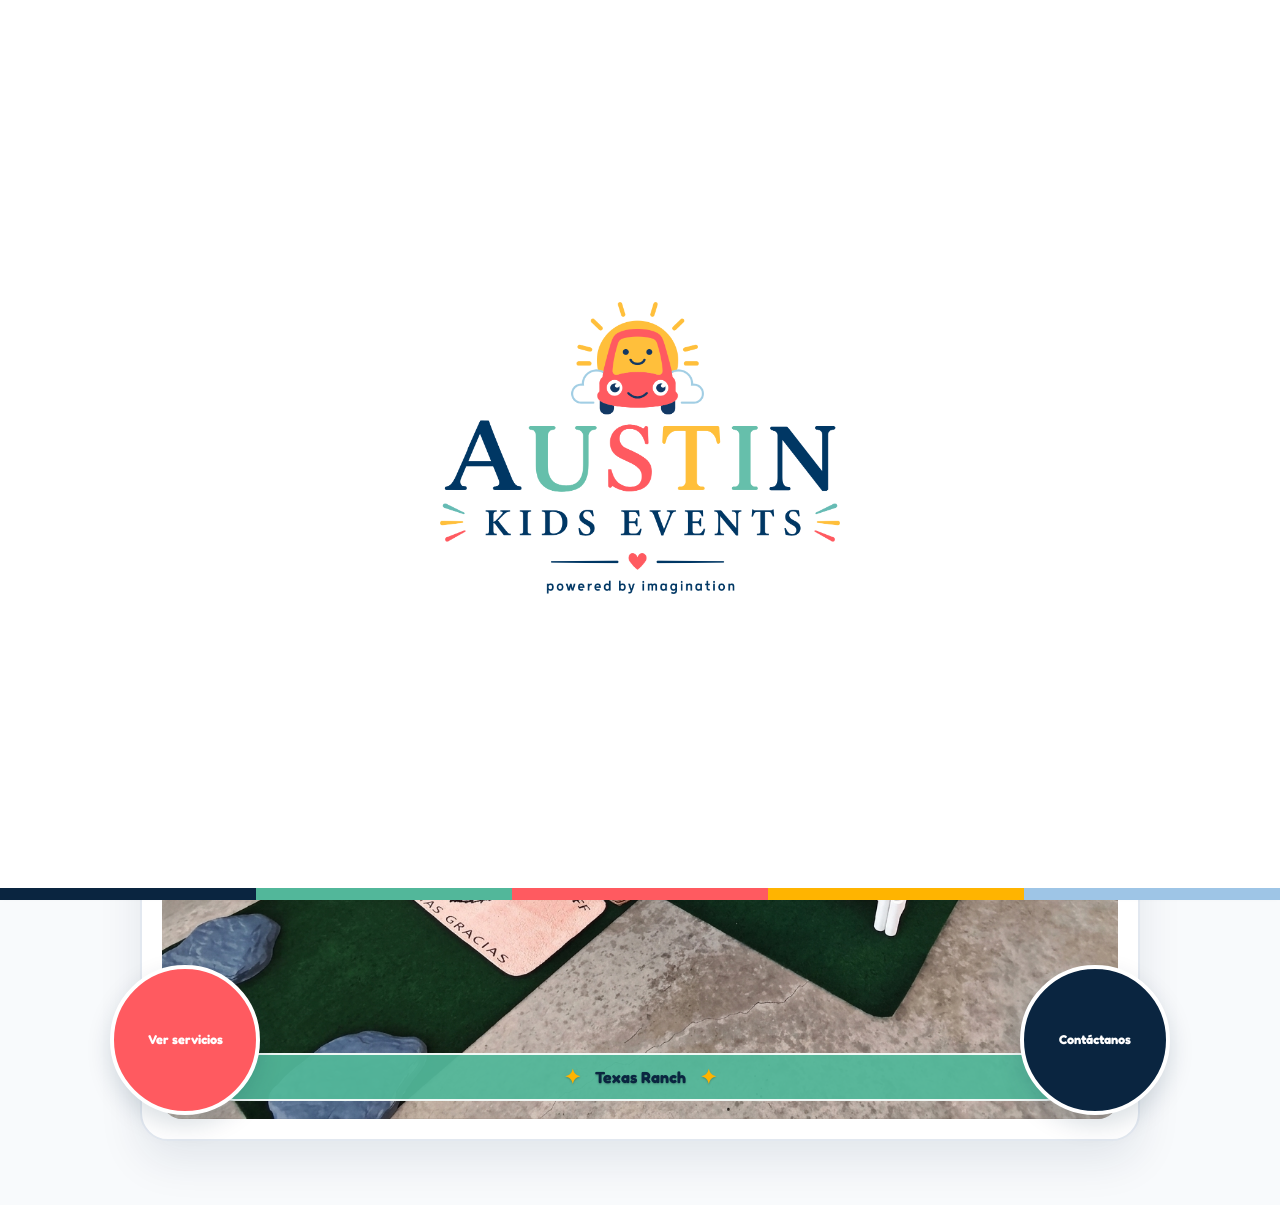
<file: index.html>
<!DOCTYPE html>
<html lang="es">
<head>
    <link rel="icon" type="image/png" href="assets/brand/AUSTIN%20KE%20LOGO-2.png">
    <meta charset="UTF-8">
    <meta name="viewport" content="width=device-width, initial-scale=1.0">
    <title>Austin Kids Events</title>
    
    <!-- Hojas de estilo oficiales -->
    <link rel="stylesheet" href="css/animations.css">
    <link rel="stylesheet" href="css/styles.css">
    <link rel="stylesheet" href="css/themes.css">
    <link rel="stylesheet" href="css/farm-animation.css">
    <link rel="stylesheet" href="css/space-animation.css">
</head>
<body data-theme="ranch">

    <!-- FONDO ANIMADO GLOBAL (Escena editorial de granja) -->
    <div class="farm-global-background" aria-hidden="true">
        <div class="farm-grid"></div>
        <div class="farm-orbit orbit-one"></div>
        <div class="farm-orbit orbit-two"></div>
        <div class="farm-dot dot-one"></div>
        <div class="farm-dot dot-two"></div>
        <div class="farm-dot dot-three"></div>
        <img src="assets/setups/texas ranch/VECTORES/clouds.png" alt="" class="farm-prop prop-cloud cloud-one">
        <img src="assets/setups/texas ranch/VECTORES/clouds.png" alt="" class="farm-prop prop-cloud cloud-two">
        <img src="assets/setups/texas ranch/VECTORES/granja.png" alt="" class="farm-prop prop-barn">
        <img src="assets/setups/texas ranch/VECTORES/GRANJERO.png" alt="" class="farm-prop prop-farmer">
        <img src="assets/setups/texas ranch/VECTORES/tractor1.png" alt="" class="farm-prop prop-tractor tractor-one">
        <img src="assets/setups/texas ranch/VECTORES/TRACTOR2.png" alt="" class="farm-prop prop-tractor tractor-two">
        <img src="assets/setups/texas ranch/VECTORES/CABALLO1.png" alt="" class="farm-prop prop-horse horse-one">
        <img src="assets/setups/texas ranch/VECTORES/CABALO2.png" alt="" class="farm-prop prop-horse horse-two">
        <img src="assets/setups/texas ranch/VECTORES/vaca1.png" alt="" class="farm-prop prop-cow cow-one">
        <img src="assets/setups/texas ranch/VECTORES/vaca2.png" alt="" class="farm-prop prop-cow cow-two">
    </div>

    <div class="space-global-background" aria-hidden="true">
        <div class="space-stars"></div>
        <div class="space-orbit orbit-one"></div>
        <div class="space-orbit orbit-two"></div>
        <img src="assets/setups/space explorers/VECTORES/NAVE.png" alt="" class="space-prop space-ship">
        <img src="assets/setups/space explorers/VECTORES/PLANETA1.png" alt="" class="space-prop space-planet planet-one">
        <img src="assets/setups/space explorers/VECTORES/PLANETA2.png" alt="" class="space-prop space-planet planet-two">
        <img src="assets/setups/space explorers/VECTORES/PLANETA3.png" alt="" class="space-prop space-planet planet-three">
        <img src="assets/setups/space explorers/VECTORES/PLANETA4.png" alt="" class="space-prop space-planet planet-four">
        <img src="assets/setups/space explorers/VECTORES/PLANETA5.png" alt="" class="space-prop space-planet planet-five">
        <img src="assets/setups/space explorers/VECTORES/PLANETA6.png" alt="" class="space-prop space-planet planet-six">
        <img src="assets/setups/space explorers/VECTORES/CARRO1.png" alt="" class="space-prop space-car car-one">
        <img src="assets/setups/space explorers/VECTORES/CARRO2.png" alt="" class="space-prop space-car car-two">
        <img src="assets/setups/space explorers/VECTORES/CARRO3.png" alt="" class="space-prop space-car car-three">
    </div>

    <div class="city-global-background" aria-hidden="true">
        <img src="assets/setups/texas ranch/VECTORES/clouds.png" alt="" class="city-cloud city-cloud-one">
        <img src="assets/setups/texas ranch/VECTORES/clouds.png" alt="" class="city-cloud city-cloud-two">
        <img src="assets/setups/texas ranch/VECTORES/clouds.png" alt="" class="city-cloud city-cloud-three">
        <img src="assets/setups/texas ranch/VECTORES/clouds.png" alt="" class="city-cloud city-cloud-four">
        <img src="assets/setups/texas ranch/VECTORES/clouds.png" alt="" class="city-cloud city-cloud-five">
        <img src="assets/setups/texas ranch/VECTORES/clouds.png" alt="" class="city-cloud city-cloud-six">
        <div class="city-road city-road-upper"></div>
        <div class="city-road city-road-lower"></div>
        <img src="assets/setups/mini city/VECTORES/SEÑAL1.png" alt="" class="city-prop city-sign sign-one">
        <img src="assets/setups/mini city/VECTORES/SEÑAL2.png" alt="" class="city-prop city-sign sign-two">
        <img src="assets/setups/mini city/VECTORES/SEÑAL3.png" alt="" class="city-prop city-sign sign-three">
        <img src="assets/setups/mini city/VECTORES/SEÑAL6.png" alt="" class="city-prop city-sign sign-four">
        <img src="assets/setups/mini city/VECTORES/SÑEAL4.png" alt="" class="city-prop city-sign sign-five">
        <img src="assets/setups/mini city/VECTORES/SÑEAL5.png" alt="" class="city-prop city-sign sign-six">
        <img src="assets/setups/mini city/VECTORES/CARRO1.png" alt="" class="city-prop city-car car-one car-right">
        <img src="assets/setups/mini city/VECTORES/CARRO2.png" alt="" class="city-prop city-car car-two car-left">
        <img src="assets/setups/mini city/VECTORES/CARRO3.png" alt="" class="city-prop city-car car-three car-right">
        <img src="assets/setups/mini city/VECTORES/CARRO4.png" alt="" class="city-prop city-car car-four car-left">
        <img src="assets/setups/mini city/VECTORES/CARRO5.png" alt="" class="city-prop city-car car-five car-right">
    </div>

    <!-- PRELOADER DE CORTINA -->
    <div id="preloader" class="preloader" aria-hidden="true">
        <div class="clouds-curtain-container">
            <div id="curtain-left" class="curtain-half curtain-left"></div>
            <div id="curtain-right" class="curtain-half curtain-right"></div>
        </div>
        <div class="loader-content">
            <img src="assets/brand/AUSTIN KE LOGO-1.png" alt="Logo Austin Kids Events" class="brand-logo-loader">
        </div>
        <div class="brand-color-bar">
            <span class="color-block" style="background-color: #0A2540;"></span>
            <span class="color-block" style="background-color: #52B79A;"></span>
            <span class="color-block" style="background-color: #FF5A60;"></span>
            <span class="color-block" style="background-color: #FFB400;"></span>
            <span class="color-block" style="background-color: #9EC5E6;"></span>
        </div>
    </div>

    <!-- HEADER -->
    <header class="site-header" role="banner">
        <div class="header-container">
            <a href="/" aria-label="Austin Kids Events - Home">
                <img src="assets/brand/AUSTIN KE LOGO-1.png" alt="Austin Kids Events" class="site-logo">
            </a>

            <div class="header-lang-switch" aria-label="Language selector">
                <button type="button" class="lang-option is-active" data-lang="es" aria-label="Cambiar a español" aria-pressed="true">ES</button>
                <button type="button" class="lang-option" data-lang="en" aria-label="Switch to English" aria-pressed="false">EN</button>
            </div>
        </div>
    </header>

    <!-- CONTENIDO PRINCIPAL -->
    <main class="site-main" role="main">
        <div class="hero-showcase-container">
            <div class="hero-copy">
                <h1 data-i18n="heroTitle" aria-label="IMAGINACIÓN EN GRANDE. PEQUEÑAS AVENTURAS.">IMAGINACIÓN EN GRANDE. PEQUEÑAS AVENTURAS.</h1>
                <p class="hero-subtitle" data-i18n="heroSubtitle">Alquiler de juegos temáticos y áreas interactivas para fiestas infantiles en Austin y sus alrededores.</p>
                <p class="hero-description" data-i18n="heroDescription">Transformamos tu celebración en una aventura para jugar, imaginar y descubrir, con juguetes montables temáticos, actividades sensoriales y experiencias interactivas. Entregamos e instalamos profesionalmente cada área de juego en el lugar de tu evento, lista para que los niños exploren, imaginen y disfruten.</p>
            </div>
            
            <!-- Botón Izquierdo: Servicios -->
            <a href="/services" class="action-btn action-services" aria-label="View our services">
                <span data-i18n="servicesBtn">View our services</span>
            </a>

            <!-- CARRUSEL (Tarjeta central con marco decorativo al frente) -->
            <section class="hero-carousel-section" aria-label="Setup gallery">
                <div class="carousel-container" data-carousel>
                    <button class="carousel-control prev" data-carousel-button="prev" aria-label="Previous setup">&#10094;</button>
                    
                    <div class="carousel-track-container">
                        <ul class="carousel-track" data-carousel-track>
                            <li class="carousel-slide current" data-slide>
                                <img src="assets/setups/texas ranch/images/principal.jpeg" alt="Texas Ranch setup" class="carousel-image">
                            </li>
                            <li class="carousel-slide" data-slide>
                                <img src="assets/setups/space explorers/images/principal.jpeg" alt="Space Explorers setup" class="carousel-image">
                            </li>
                            <li class="carousel-slide" data-slide>
                                <img src="assets/setups/mini city/images/principal.png" alt="Mini City setup" class="carousel-image">
                            </li>
                        </ul>
                        <div class="carousel-caption" aria-live="polite">
                            <span class="caption-spark spark-left">✦</span>
                            <span>Texas Ranch</span>
                            <span class="caption-spark spark-right">✦</span>
                        </div>
                    </div>
                    
                    <button class="carousel-control next" data-carousel-button="next" aria-label="Next setup">&#10095;</button>
                </div>
            </section>

            <!-- Botón Derecho: Contacto -->
            <a href="/contact-us" class="action-btn action-contact" aria-label="Contact us">
                <span data-i18n="contactBtn">Contact us</span>
            </a>
        </div>
    </main>

    <!-- BARRA INFERIOR -->
    <div class="brand-bottom-color-bar" aria-hidden="true">
        <span class="color-segment color-1"></span>
        <span class="color-segment color-2"></span>
        <span class="color-segment color-3"></span>
        <span class="color-segment color-4"></span>
        <span class="color-segment color-5"></span>
    </div>

    <!-- Scripts -->
    <script src="js/main.js" defer></script>
    <script src="js/theme-switcher.js" defer></script>
    <script src="js/lang-switch.js" defer></script>
</body>
</html>
</file>
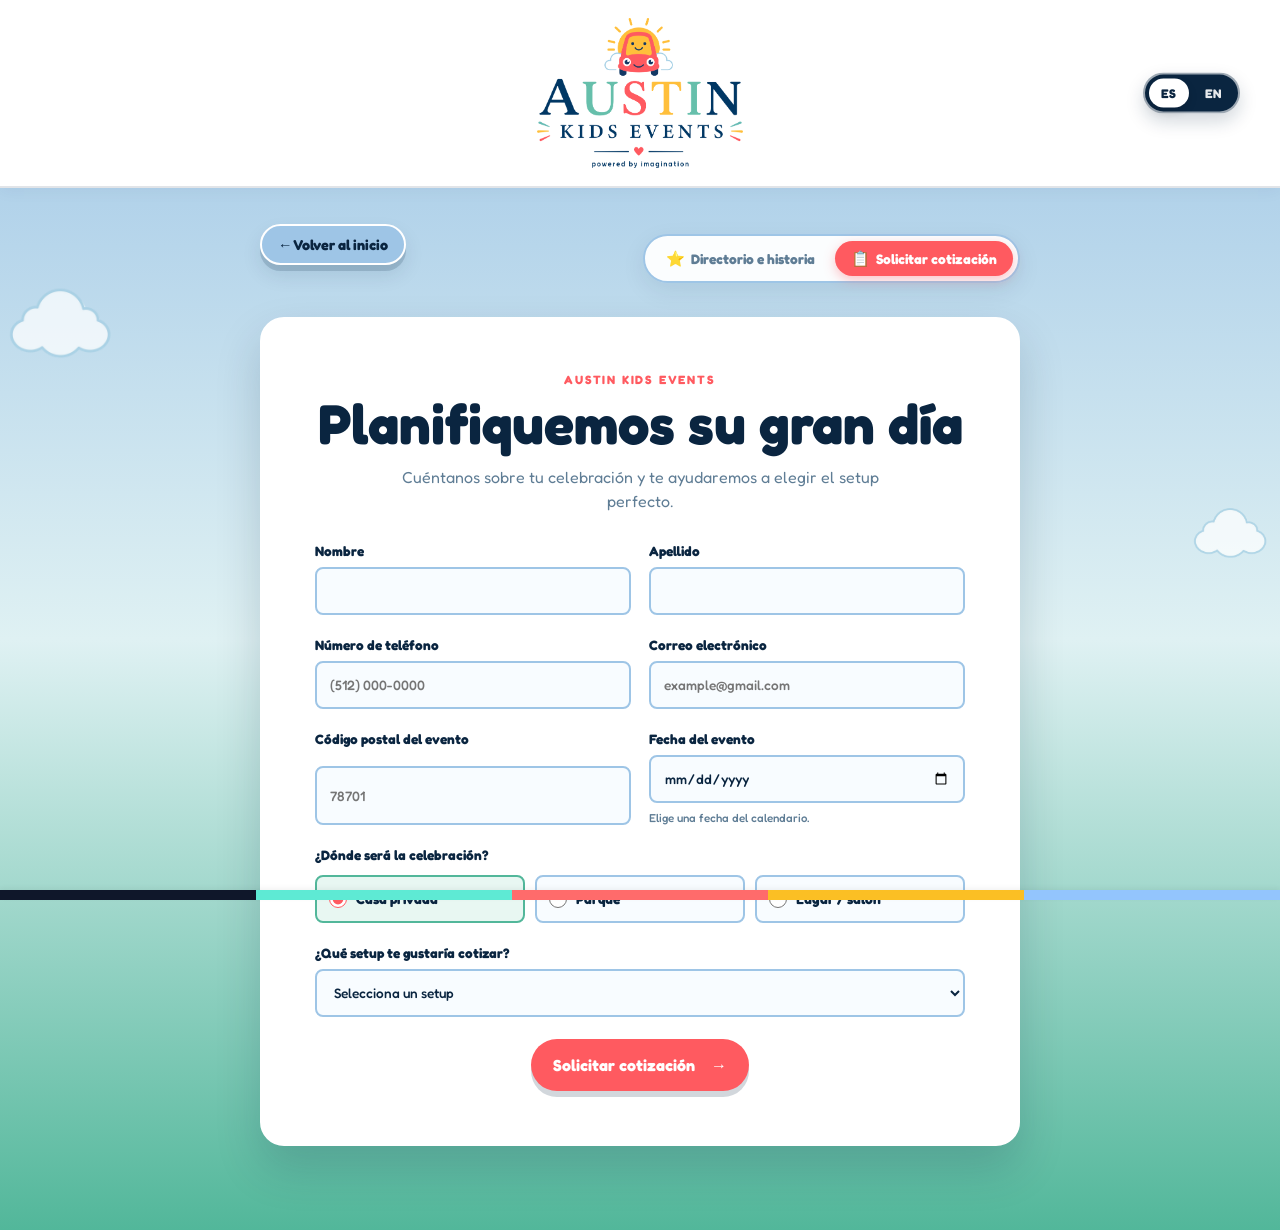
<file: contact-us.html>
<!DOCTYPE html>
<html lang="en">
<head>
  <link rel="icon" type="image/png" href="assets/brand/AUSTIN%20KE%20LOGO-2.png">
  <meta charset="UTF-8">
  <meta name="viewport" content="width=device-width, initial-scale=1.0">
  <title>Contact Us - Austin Kids Events</title>
  <link rel="stylesheet" href="css/styles.css">
  <link rel="stylesheet" href="css/contact.css">
</head>
<body class="contact-page">
  <header class="site-header" role="banner">
    <div class="header-container">
      <a href="/" aria-label="Austin Kids Events - Home">
        <img src="assets/brand/AUSTIN KE LOGO-1.png" alt="Austin Kids Events" class="site-logo">
      </a>

      <div class="header-lang-switch" aria-label="Language selector">
        <button type="button" class="lang-option is-active" data-lang="es" aria-label="Cambiar a español" aria-pressed="true">ES</button>
        <button type="button" class="lang-option" data-lang="en" aria-label="Switch to English" aria-pressed="false">EN</button>
      </div>
    </div>
  </header>

  <main class="contact-main">
    <div class="top-nav-bar">
      <a class="back-link contact-back-link" href="/" data-i18n="contactBackHome">&larr; Back to home</a>
      <div class="contact-tabs-toggle" role="navigation" aria-label="Contact options">
        <a href="/directory" class="tab-pill">
          <span class="tab-icon">⭐</span><span data-i18n="directoryTab">Directory &amp; Story</span>
        </a>
        <a href="/contact-us" class="tab-pill active" aria-current="page">
          <span class="tab-icon">📋</span><span data-i18n="quoteTab">Request a Quote</span>
        </a>
      </div>
    </div>
    <div class="contact-cloud contact-cloud-one" aria-hidden="true"></div>
    <div class="contact-cloud contact-cloud-two" aria-hidden="true"></div>
    <section class="contact-panel" aria-labelledby="contact-title">
      <div class="contact-intro">
        <p class="contact-kicker">AUSTIN KIDS EVENTS</p>
        <h1 id="contact-title" data-i18n="contactTitle">Let’s plan their big day</h1>
        <p data-i18n="contactIntro">Tell us about your celebration and we’ll help you choose the perfect setup.</p>
      </div>

      <form id="quoteForm" class="event-form" action="send-email.php" method="POST">
        <!-- Anti-spam Honeypot -->
        <input type="text" name="_honey" style="display:none">

        <div class="form-grid form-grid-two">
          <label class="form-field">
            <span data-i18n="formFirstName">First name</span>
            <input type="text" name="First Name" autocomplete="given-name" required>
          </label>
          <label class="form-field">
            <span data-i18n="formLastName">Last name</span>
            <input type="text" name="Last Name" autocomplete="family-name" required>
          </label>
        </div>

        <div class="form-grid form-grid-two">
          <label class="form-field">
            <span data-i18n="formPhone">Phone number</span>
            <input type="tel" name="Phone Number" autocomplete="tel" inputmode="tel" placeholder="(512) 000-0000" required>
          </label>
          <label class="form-field">
            <span data-i18n="formEmail">Email address</span>
            <input type="email" name="Email Address" autocomplete="email" placeholder="example@gmail.com" required>
          </label>
        </div>

        <div class="form-grid form-grid-two">
          <label class="form-field">
            <span data-i18n="formZip">Event ZIP code</span>
            <input type="text" name="Event ZIP Code" autocomplete="postal-code" inputmode="numeric" pattern="[0-9]{5}" maxlength="5" placeholder="78701" required>
          </label>
          <label class="form-field">
            <span data-i18n="formDate">Event date</span>
            <input type="date" name="Event Date" aria-describedby="date-help" required>
            <small id="date-help" data-i18n="formDateHelp">Choose a date from the calendar.</small>
          </label>
        </div>

        <fieldset class="form-group">
          <legend data-i18n="locationLegend">Where will the celebration take place?</legend>
          <div class="check-grid">
            <label class="check-option">
              <input type="radio" name="Event Location" value="Private home" checked>
              <span data-i18n="locationHome">Private home</span>
            </label>
            <label class="check-option">
              <input type="radio" name="Event Location" value="Park">
              <span data-i18n="locationPark">Park</span>
            </label>
            <label class="check-option">
              <input type="radio" name="Event Location" value="Venue">
              <span data-i18n="locationVenue">Venue / Hall</span>
            </label>
          </div>
        </fieldset>

        <label class="form-field">
          <span data-i18n="setupPrompt">Which setup would you like a quote for?</span>
          <select name="Setup Requested" required>
            <option value="" selected disabled data-i18n="setupDefault">Select a setup</option>
            <option value="Texas Ranch">Texas Ranch</option>
            <option value="Space Explorers">Space Explorers</option>
            <option value="Baby Space Explorers">Baby Space Explorers</option>
            <option value="Mini City">Mini City</option>
          </select>
        </label>

        <button id="formSubmitBtn" class="form-submit" type="submit">
          <span class="btn-text" data-i18n="requestQuote">Request a quote</span> <span class="btn-arrow" aria-hidden="true">→</span>
        </button>
      </form>

      <!-- MENSAJE DE ÉXITO TRAS ENVIAR -->
      <div id="formSuccessMessage" class="form-success-card" style="display: none;" aria-live="polite">
        <div class="success-icon">🎉</div>
        <h2 data-i18n="successTitle">Request Received!</h2>
        <p class="success-lead" data-i18n="successLead">Thank you, <strong id="successCustomerName">there</strong>! We’ve received your celebration details.</p>
        
        <div class="success-summary-box">
          <div class="summary-item"><span class="summary-label" data-i18n="successSetup">Setup:</span> <strong id="successSetup">Texas Ranch</strong></div>
          <div class="summary-item"><span class="summary-label" data-i18n="successDate">Date:</span> <strong id="successDate">2026-09-01</strong></div>
          <div class="summary-item"><span class="summary-label" data-i18n="successLocation">Location:</span> <strong id="successLocation">Private home</strong></div>
        </div>

        <p class="success-note">We will review your party venue and date, and reply directly to your email with a personalized quote within 24 hours.</p>

        <div class="success-actions">
          <a href="https://wa.me/17373895627?text=Hi%20Austin%20Kids%20Events!%20I%20just%20submitted%20a%20quote%20request%20on%20your%20website." target="_blank" rel="noopener noreferrer" class="success-wa-btn">
            <span data-i18n="whatsappBtn">💬 Message us on WhatsApp</span>
          </a>
          <button id="btnSendAnother" class="success-reset-btn" type="button" data-i18n="sendAnother">Send another request</button>
        </div>
      </div>
    </section>
  </main>

  <div class="brand-bottom-color-bar" aria-hidden="true">
    <span class="color-segment color-1"></span>
    <span class="color-segment color-2"></span>
    <span class="color-segment color-3"></span>
    <span class="color-segment color-4"></span>
    <span class="color-segment color-5"></span>
  </div>

  <script src="js/contact.js" defer></script>
  <script src="js/lang-switch.js" defer></script>
</body>
</html>
</file>
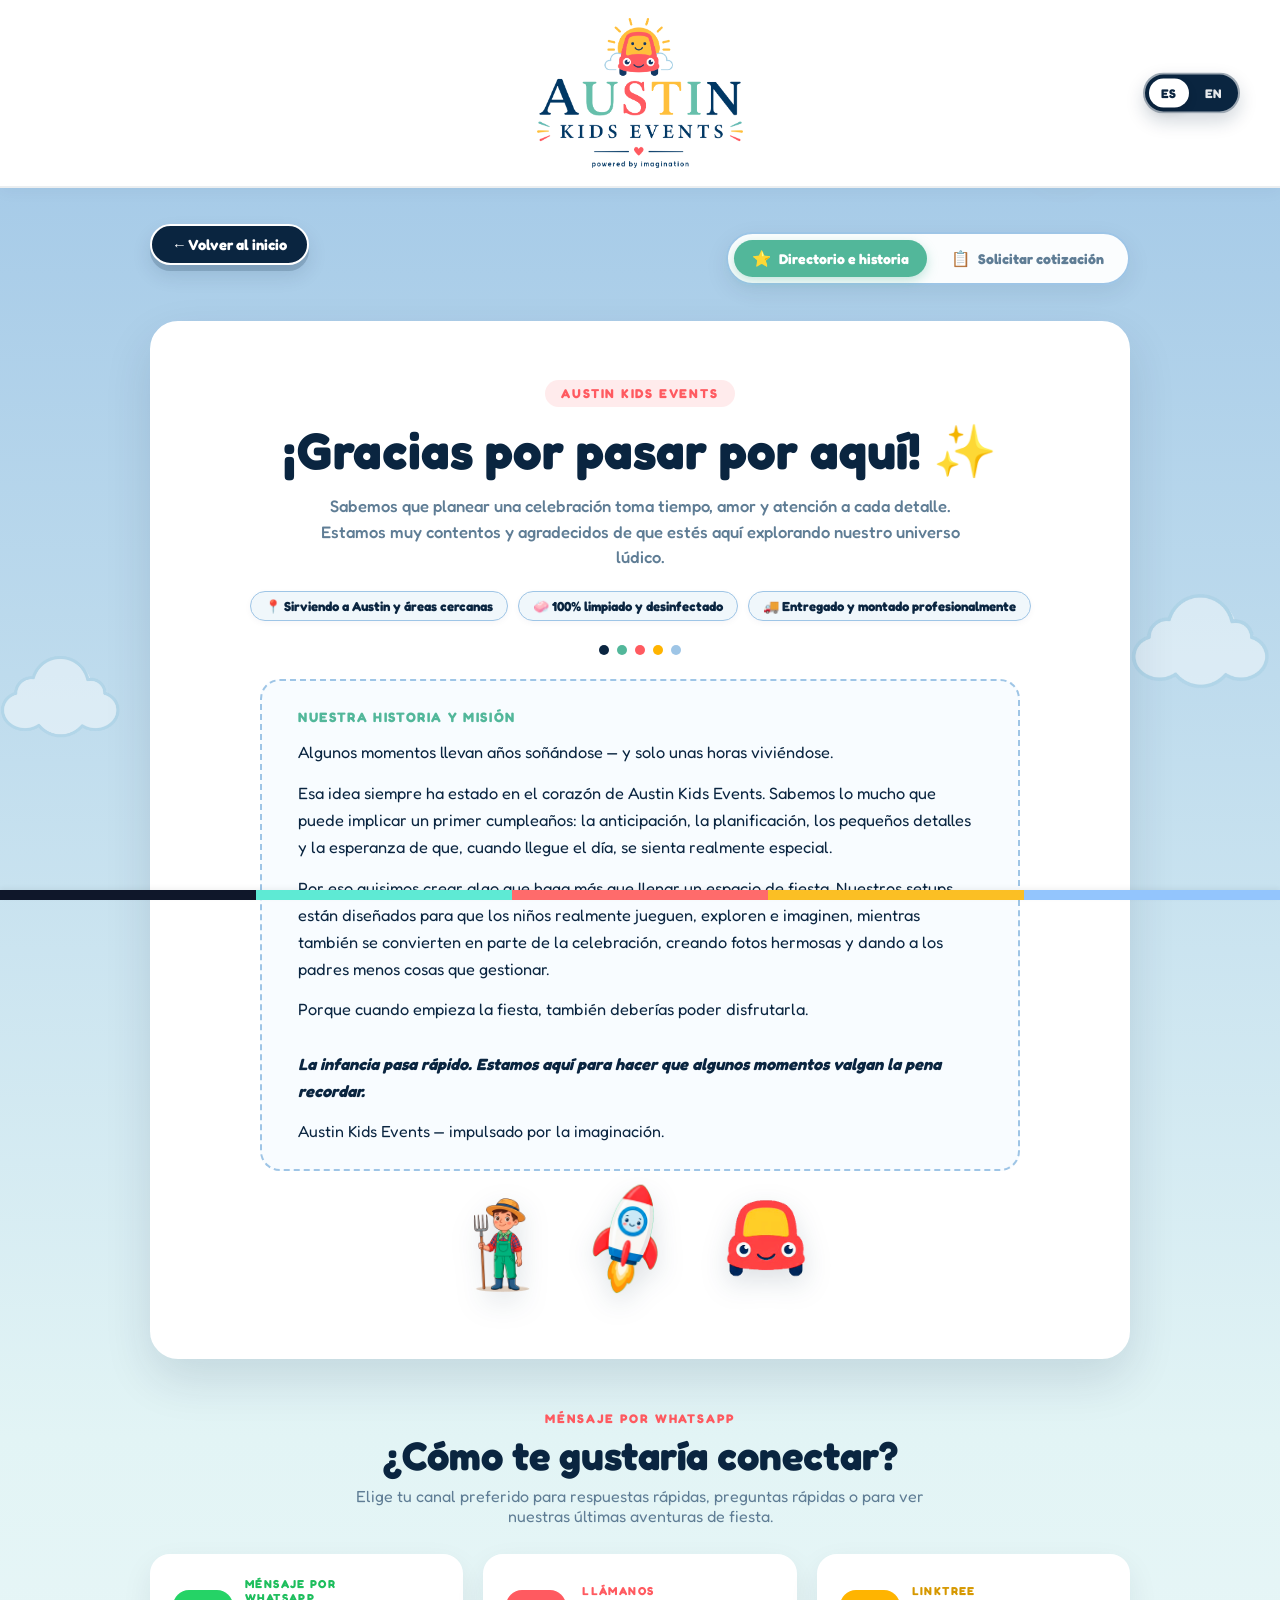
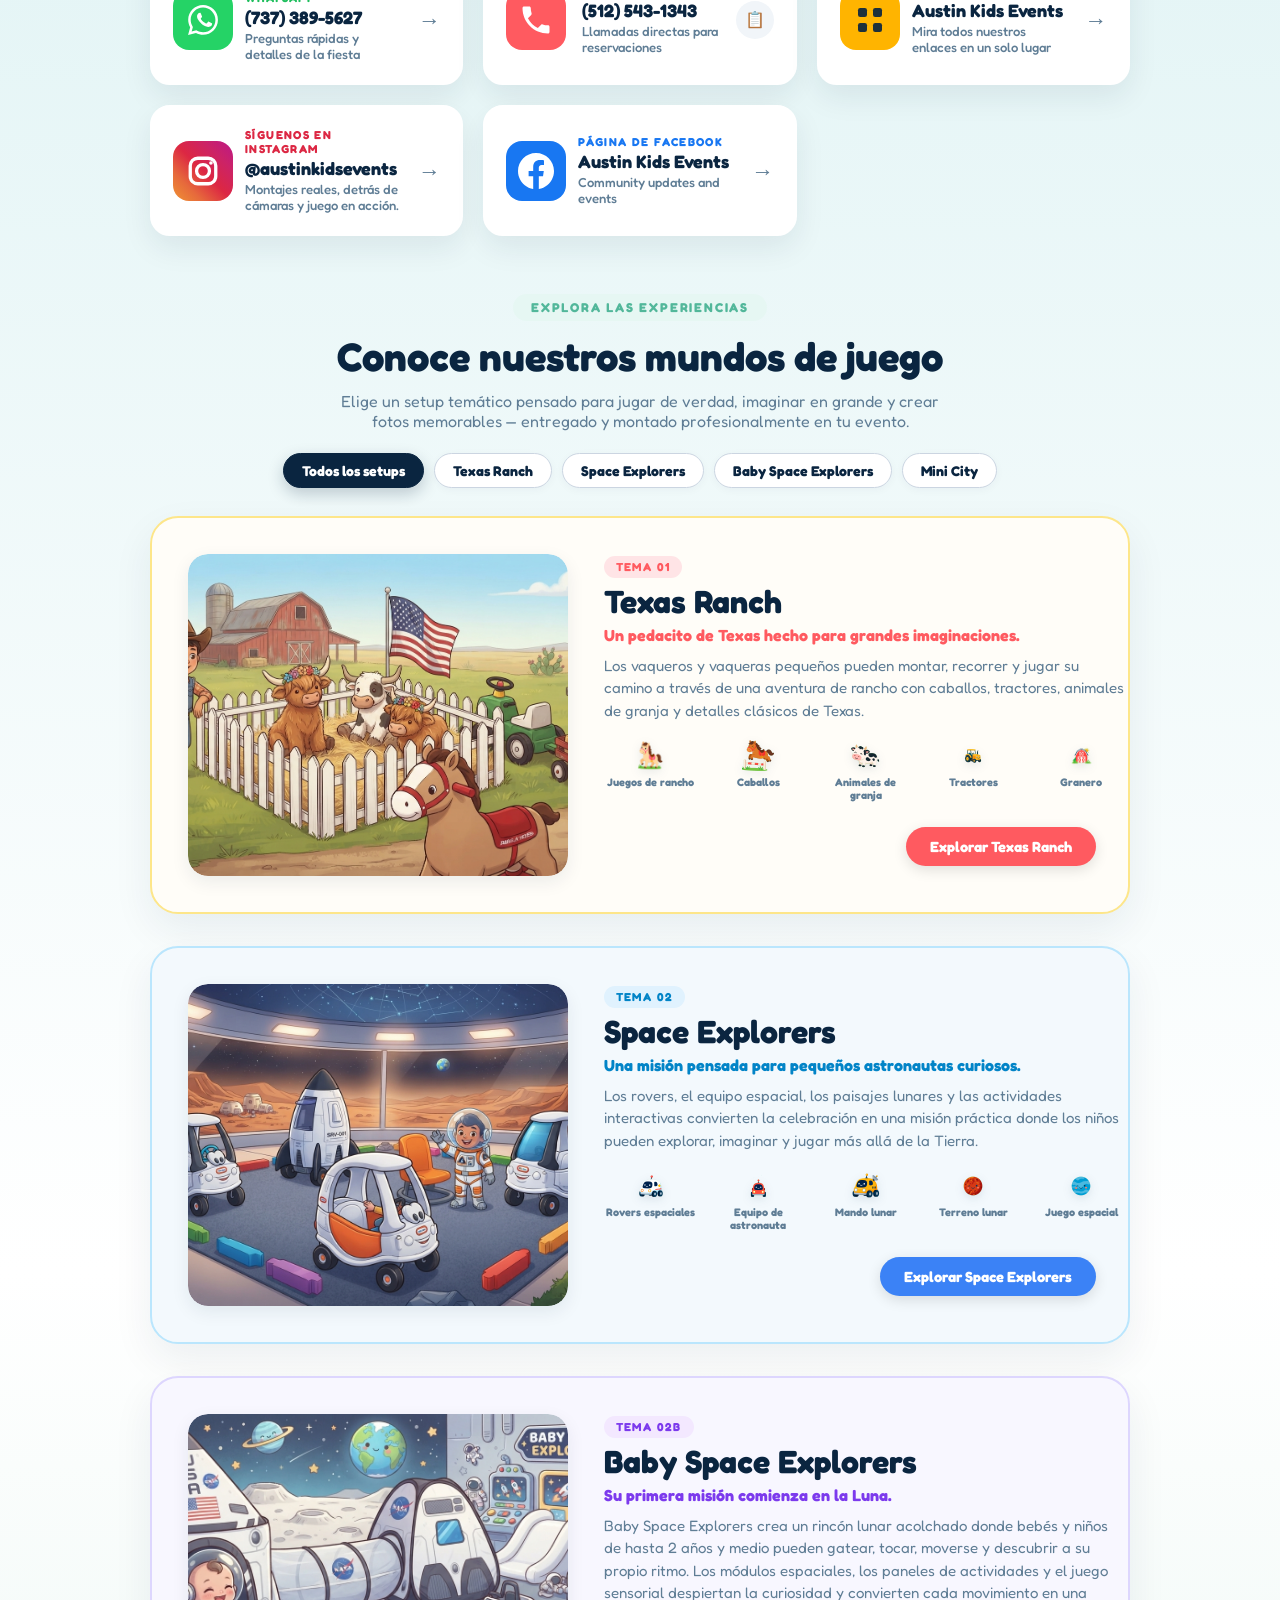
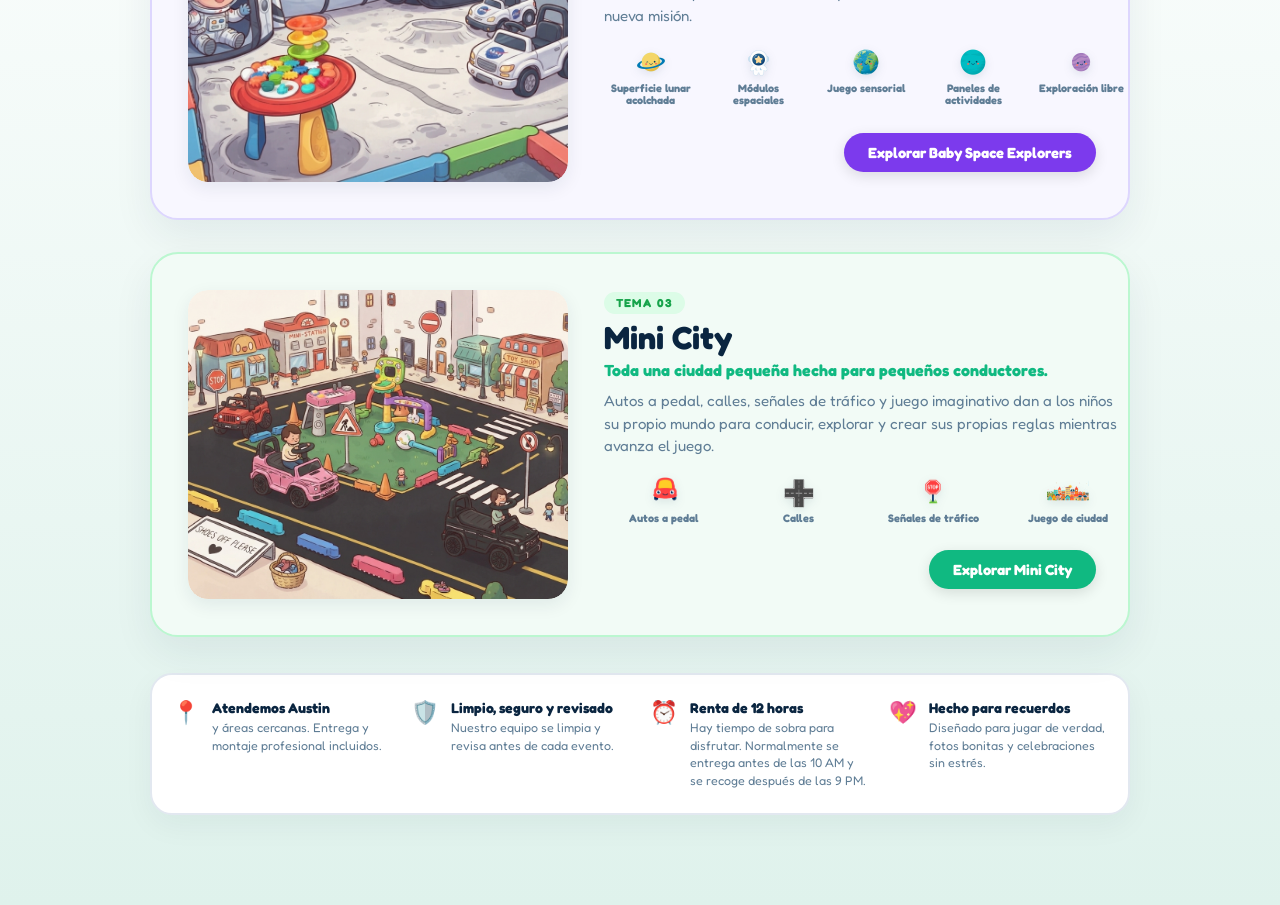
<file: directory.html>
<!DOCTYPE html>
<html lang="en">
<head>
    <link rel="icon" type="image/png" href="assets/brand/AUSTIN%20KE%20LOGO-2.png">
    <meta charset="UTF-8">
    <meta name="viewport" content="width=device-width, initial-scale=1.0">
    <title>Directory & Story - Austin Kids Events</title>
    
    <!-- Hojas de estilo oficiales -->
    <link rel="stylesheet" href="css/styles.css">
    <link rel="stylesheet" href="css/directory.css">
</head>
<body class="directory-page">

    <!-- CABECERA -->
    <header class="site-header" role="banner">
        <div class="header-container">
            <a href="/" aria-label="Austin Kids Events - Home">
                <img src="assets/brand/AUSTIN KE LOGO-1.png" alt="Austin Kids Events" class="site-logo">
            </a>

            <div class="header-lang-switch" aria-label="Language selector">
                <button type="button" class="lang-option is-active" data-lang="es" aria-label="Cambiar a español" aria-pressed="true">ES</button>
                <button type="button" class="lang-option" data-lang="en" aria-label="Switch to English" aria-pressed="false">EN</button>
            </div>
        </div>
    </header>

    <!-- NUBES Y ELEMENTOS DECORATIVOS DE FONDO -->
    <div class="directory-bg-decor" aria-hidden="true">
        <div class="directory-cloud cloud-top-left"></div>
        <div class="directory-cloud cloud-top-right"></div>
        <div class="directory-cloud cloud-bottom-left"></div>
        <div class="directory-cloud cloud-bottom-right"></div>
        <div class="directory-sun"></div>
    </div>

    <!-- CONTENIDO PRINCIPAL -->
    <main class="directory-main" role="main">
        
        <!-- BARRA SUPERIOR DE NAVEGACIÓN RÁPIDA / RETORNO -->
        <div class="top-nav-bar">
            <a class="back-link directory-back-link" href="/" data-i18n="directoryBackHome">&larr; Back to home</a>
            
            <!-- Pestañas de cambio rápido: Directorio vs Formulario -->
            <div class="contact-tabs-toggle" role="navigation" aria-label="Contact options">
                <a href="/directory" class="tab-pill active" aria-current="page">
                    <span class="tab-icon">⭐</span><span data-i18n="directoryTab">Directory &amp; Story</span>
                </a>
                <a href="/contact-us" class="tab-pill">
                    <span class="tab-icon">📋</span><span data-i18n="quoteTab">Request a Quote</span>
                </a>
            </div>
        </div>

        <div class="directory-container">

            <!-- 1. SECCIÓN DE BIENVENIDA, AGRADECIMIENTO Y STORYTELLING -->
            <section class="story-card" aria-labelledby="story-title">
                <div class="story-badge">
                    <span>AUSTIN KIDS EVENTS</span>
                </div>
                
                <h1 id="story-title" class="story-headline" data-i18n="directoryStoryTitle">
                    Thank you for stopping by! <span class="sparkle-emoji">✨</span>
                </h1>
                
                <p class="story-intro" data-i18n="directoryStoryIntro">
                    We know planning a celebration takes time, love, and attention to every detail. We are so happy and grateful you are here exploring our playful universe!
                </p>

                <!-- Insignias de Confianza y Área de Cobertura -->
                <div class="trust-pills-row" aria-label="Service highlights">
                    <span class="trust-pill" data-i18n="trustAustin">📍 Serving Greater Austin &amp; Surrounding Areas</span>
                    <span class="trust-pill" data-i18n="trustClean">🧼 100% Cleaned &amp; Sanitized</span>
                    <span class="trust-pill" data-i18n="trustSetup">🚚 Delivered &amp; Professionally Setup</span>
                </div>

                <div class="story-divider" aria-hidden="true">
                    <span class="dot color-1"></span>
                    <span class="dot color-2"></span>
                    <span class="dot color-3"></span>
                    <span class="dot color-4"></span>
                    <span class="dot color-5"></span>
                </div>

                <!-- Bloque de Storytelling / About Us -->
                <div class="story-body">
                    <h2 class="about-kicker" data-i18n="storyMission">OUR STORY &amp; MISSION</h2>
                    <p class="story-highlight" data-i18n="storyHeadline">
                        Some moments take years to dream about &mdash; and only a few hours to live.
                    </p>
                    <p data-i18n="storyIntro1">
                        That idea has always been at the heart of <strong>Austin Kids Events</strong>. We know how much can go into those first birthdays: the anticipation, the planning, the little details, and the hope that when the day finally comes, it feels truly special.
                    </p>
                    <p data-i18n="storyIntro2">
                        So we wanted to create something that does more than fill a party space. Our setups are made for kids to actually play, explore and imagine &mdash; while also becoming part of the celebration itself, creating beautiful photos and giving parents fewer things to manage.
                    </p>
                    <p data-i18n="storyIntro3">
                        Because when the party starts, you should be able to enjoy it too.
                    </p>
                    <p class="story-quote" data-i18n="storyQuote">
                        Childhood goes by fast. We&rsquo;re here to make some of it worth remembering.
                    </p>
                    <div class="story-tagline-wrap">
                        <span class="story-tagline" data-i18n="storyTagline">Austin Kids Events &mdash; powered by imagination.</span>
                    </div>
                </div>

                <!-- Ilustración destacada de saludo -->
                <div class="story-mascot-row" aria-hidden="true">
                    <img src="assets/setups/texas ranch/VECTORES/GRANJERO.png" alt="" class="story-mascot mascot-farmer" title="Howdy from the Ranch!">
                    <img src="assets/setups/space explorers/VECTORES/NAVE.png" alt="" class="story-mascot mascot-rocket" title="Ready for Blast Off!">
                    <img src="assets/setups/mini city/VECTORES/CARRO1.png" alt="" class="story-mascot mascot-car" title="Vroom Vroom!">
                </div>
            </section>

            <!-- 2. DIRECTORIO DE CONTACTO DIRECTO Y REDES SOCIALES -->
            <section class="directory-section" aria-labelledby="directory-title">
                <div class="section-title-wrap">
                    <span class="section-tag" data-i18n="connectWhatsApp">QUICK CONNECT</span>
                    <h2 id="directory-title" data-i18n="connectTitle">How would you like to connect?</h2>
                    <p class="section-subtitle" data-i18n="connectSubtitle">Choose your preferred channel below for fast answers, quick questions, or to see our latest party adventures!</p>
                </div>

                <div class="channels-grid">
                    
                    <!-- Tarjeta: WhatsApp -->
                    <a href="https://wa.me/17373895627?text=Hi%20Austin%20Kids%20Events!%20I'd%20love%20more%20information%20about%20your%20party%20setups." target="_blank" rel="noopener noreferrer" class="channel-card card-whatsapp">
                        <div class="channel-icon-wrap">
                            <svg class="channel-svg" viewBox="0 0 24 24" width="36" height="36" fill="currentColor">
                                <path d="M12.04 2C6.58 2 2.13 6.45 2.13 11.91C2.13 13.66 2.59 15.36 3.45 16.86L2.05 22L7.3 20.62C8.75 21.41 10.38 21.83 12.04 21.83C17.5 21.83 21.95 17.38 21.95 11.92C21.95 9.27 20.92 6.78 19.05 4.91C17.18 3.04 14.69 2 12.04 2M12.04 3.67C14.25 3.67 16.31 4.53 17.87 6.09C19.42 7.65 20.28 9.72 20.28 11.92C20.28 16.46 16.58 20.16 12.04 20.16C10.56 20.16 9.11 19.76 7.85 19.01L7.55 18.83L4.43 19.65L5.26 16.61L5.06 16.29C4.24 14.99 3.8 13.47 3.8 11.91C3.81 7.37 7.5 3.67 12.04 3.67M9.53 7.34C9.36 7.34 9.09 7.4 8.87 7.65C8.65 7.89 8.02 8.48 8.02 9.69C8.02 10.9 8.91 12.06 9.03 12.22C9.15 12.38 10.74 14.98 13.25 15.96C15.35 16.77 15.77 16.61 16.22 16.57C16.67 16.53 17.67 15.97 17.88 15.39C18.09 14.81 18.09 14.31 18.03 14.21C17.97 14.11 17.8 14.05 17.55 13.93C17.3 13.8 16.08 13.2 15.85 13.12C15.62 13.04 15.46 13 15.29 13.25C15.12 13.5 14.65 14.05 14.5 14.21C14.36 14.38 14.22 14.4 13.97 14.27C13.72 14.15 12.92 13.88 11.97 13.04C11.23 12.38 10.73 11.57 10.59 11.32C10.45 11.07 10.57 10.94 10.7 10.81C10.81 10.7 10.95 10.51 11.08 10.36C11.21 10.21 11.25 10.11 11.33 9.94C11.41 9.77 11.37 9.63 11.31 9.5C11.25 9.38 10.75 8.15 10.54 7.64C10.34 7.15 10.13 7.22 9.97 7.21L9.53 7.34Z"/>
                            </svg>
                        </div>
                        <div class="channel-info">
                            <span class="channel-label" data-i18n="connectWhatsApp">TEXT US ON WHATSAPP</span>
                            <strong class="channel-main-text">(737) 389-5627</strong>
                            <span class="channel-subtext" data-i18n="connectWhatsAppText">Quick questions and party details</span>
                        </div>
                        <div class="channel-arrow" aria-hidden="true">&rarr;</div>
                    </a>

                    <!-- Tarjeta: Llamada Telefónica -->
                    <div class="channel-card card-phone">
                        <a href="tel:+15125431343" class="channel-link-area" aria-label="Call (512) 543-1343">
                            <div class="channel-icon-wrap">
                                <svg class="channel-svg" viewBox="0 0 24 24" width="36" height="36" fill="currentColor">
                                    <path d="M6.62 10.79C8.06 13.62 10.38 15.94 13.21 17.38L15.41 15.18C15.69 14.9 16.08 14.82 16.43 14.93C17.55 15.3 18.75 15.5 20 15.5C20.55 15.5 21 15.95 21 16.5V20C21 20.55 20.55 21 20 21C10.61 21 3 13.39 3 4C3 3.45 3.45 3 4 3H7.5C8.05 3 8.5 3.45 8.5 4C8.5 5.25 8.7 6.45 9.07 7.57C9.18 7.92 9.1 8.31 8.82 8.59L6.62 10.79Z"/>
                                </svg>
                            </div>
                            <div class="channel-info">
                                <span class="channel-label" data-i18n="connectCall">CALL US</span>
                                <strong class="channel-main-text">(512) 543-1343</strong>
                                <span class="channel-subtext" data-i18n="connectCallText">Direct calls for bookings</span>
                            </div>
                        </a>
                        <button class="channel-copy-btn" data-copy-text="(512) 543-1343" title="Copy phone number" aria-label="Copy phone number">
                            📋
                        </button>
                    </div>

                    <!-- Tarjeta: Linktree -->
                    <a href="https://linktr.ee/AustinKidsEvents?utm_source=qr_code" target="_blank" rel="noopener noreferrer" class="channel-card card-email">
                        <div class="channel-icon-wrap">
                            <svg class="channel-svg" viewBox="0 0 24 24" width="36" height="36" aria-hidden="true">
                                <rect x="4" y="4" width="6" height="6" rx="1.5" fill="currentColor" opacity="0.92"/>
                                <rect x="14" y="4" width="6" height="6" rx="1.5" fill="currentColor" opacity="0.92"/>
                                <rect x="4" y="14" width="6" height="6" rx="1.5" fill="currentColor" opacity="0.92"/>
                                <rect x="14" y="14" width="6" height="6" rx="1.5" fill="currentColor" opacity="0.92"/>
                            </svg>
                        </div>
                        <div class="channel-info">
                            <span class="channel-label" data-i18n="connectLinktree">LINKTREE</span>
                            <strong class="channel-main-text">Austin Kids Events</strong>
                            <span class="channel-subtext" data-i18n="connectLinktreeText">See all our links in one place</span>
                        </div>
                        <div class="channel-arrow" aria-hidden="true">&rarr;</div>
                    </a>

                    <!-- Tarjeta: Instagram -->
                                        <a href="https://instagram.com/austinkidsevents" target="_blank" rel="noopener noreferrer" class="channel-card card-instagram">
                        <div class="channel-icon-wrap">
                            <svg class="channel-svg" viewBox="0 0 24 24" width="36" height="36" aria-hidden="true">
                                <rect x="3.5" y="3.5" width="17" height="17" rx="5" fill="none" stroke="currentColor" stroke-width="2.2"/>
                                <circle cx="12" cy="12" r="4.3" fill="none" stroke="currentColor" stroke-width="2.2"/>
                                <circle cx="17.3" cy="6.7" r="1.2" fill="currentColor"/>
                            </svg>
                        </div>
                        <div class="channel-info">
                            <span class="channel-label" data-i18n="connectInstagram">FOLLOW INSTAGRAM</span>
                            <strong class="channel-main-text">@austinkidsevents</strong>
                            <span class="channel-subtext" data-i18n="connectInstagramText">Photos, live videos &amp; party inspiration</span>
                        </div>
                        <div class="channel-arrow" aria-hidden="true">&rarr;</div>
                    </a>

                    <!-- Tarjeta: Facebook -->
                    <a href="https://www.facebook.com/share/1BhbiYgnrh/" target="_blank" rel="noopener noreferrer" class="channel-card card-facebook">
                        <div class="channel-icon-wrap">
                            <svg class="channel-svg" viewBox="0 0 24 24" width="36" height="36" fill="currentColor">
                                <path d="M24 12.073C24 5.405 18.627 0 12 0S0 5.405 0 12.073C0 18.1 4.388 23.094 10.125 24V15.563H7.078V12.073H10.125V9.413C10.125 6.387 11.916 4.717 14.658 4.717C15.97 4.717 17.344 4.952 17.344 4.952V7.925H15.83C14.34 7.925 13.875 8.855 13.875 9.81V12.073H17.203L16.671 15.563H13.875V24C19.612 23.094 24 18.1 24 12.073Z"/>
                            </svg>
                        </div>
                        <div class="channel-info">
                            <span class="channel-label" data-i18n="connectFacebook">FACEBOOK PAGE</span>
                            <strong class="channel-main-text">Austin Kids Events</strong>
                            <span class="channel-subtext" data-i18n="connectFacebookText">Community updates and events</span>
                        </div>
                        <div class="channel-arrow" aria-hidden="true">&rarr;</div>
                    </a>

                </div>
            </section>

            <!-- 3. MEET OUR PLAY WORLDS (DISEÑO EXACTO) -->
            <section class="play-worlds-section" aria-labelledby="worlds-title">
                <div class="section-title-wrap">
                    <span class="explore-pill" data-i18n="exploreExperiences">EXPLORE THE EXPERIENCES</span>
                    <h2 id="worlds-title" class="worlds-main-title" data-i18n="worldsTitle">Meet Our Play Worlds</h2>
                    <p class="section-subtitle" data-i18n="worldLead">
                        Choose a themed play setup designed for real play, big imaginations and memorable photos &mdash; delivered and professionally set up at your party venue.
                    </p>
                    
                    <!-- Botones de Filtrado de Mundos -->
                    <div class="worlds-filter-bar" role="tablist" aria-label="Filter play worlds by setup">
                        <button class="filter-btn active" data-world-filter="all" data-i18n="filterAll">☀️ All Setups</button>
                        <button class="filter-btn" data-world-filter="ranch" data-i18n="filterRanch">🤠 Texas Ranch</button>
                        <button class="filter-btn" data-world-filter="space" data-i18n="filterSpace">🚀 Space Explorers</button>
                        <button class="filter-btn" data-world-filter="mini-space" data-i18n="filterMiniSpace">👶 Baby Space Explorers</button>
                        <button class="filter-btn" data-world-filter="city" data-i18n="filterCity">🚗 Mini City</button>
                    </div>
                </div>

                <div class="worlds-cards-list">
                    
                    <!-- CARD 1: TEXAS RANCH -->
                    <article class="world-showcase-card card-ranch" data-theme="ranch">
                        <div class="card-scene-wrapper scene-ranch">
                            <img src="assets/DIRECTORY/texas.jpg" alt="Texas Ranch Theme" class="scene-full-img">
                        </div>
                        <div class="card-content-wrapper">
                            <span class="theme-tag-pill tag-ranch" data-i18n="worldRanchTag">THEME 01</span>
                            <h3 class="theme-title">Texas Ranch</h3>
                            <h4 class="theme-tagline tagline-ranch" data-i18n="ranchTagline">A little piece of Texas made for big imaginations.</h4>
                            <p class="theme-copy" data-i18n="ranchCopy">
                                Little cowboys and cowgirls can ride, roam and play their way through a hands-on ranch adventure with horses, tractors, farm animals and classic Texas details.
                            </p>
                            <div class="theme-features-grid">
                                <div class="feature-badge">
                                    <img src="assets/setups/texas ranch/VECTORES/CABALLO1.png" alt="Ranch Play">
                                    <span data-i18n="ranchFeature1">Ranch Play</span>
                                </div>
                                <div class="feature-badge">
                                    <img src="assets/setups/texas ranch/VECTORES/CABALO2.png" alt="Horses">
                                    <span data-i18n="ranchFeature2">Horses</span>
                                </div>
                                <div class="feature-badge">
                                    <img src="assets/setups/texas ranch/VECTORES/vaca1.png" alt="Farm Animals">
                                    <span data-i18n="ranchFeature3">Farm Animals</span>
                                </div>
                                <div class="feature-badge">
                                    <img src="assets/setups/texas ranch/VECTORES/tractor1.png" alt="Tractors">
                                    <span data-i18n="ranchFeature4">Tractors</span>
                                </div>
                                <div class="feature-badge">
                                    <img src="assets/setups/texas ranch/VECTORES/granja.png" alt="Barn">
                                    <span data-i18n="ranchFeature5">Barn</span>
                                </div>
                            </div>
                            <div class="card-action-row">
                                <a href="/service-ranch" class="theme-btn btn-ranch" data-i18n="exploreRanch">Explore Texas Ranch &rarr;</a>
                            </div>
                        </div>
                    </article>

                    <!-- CARD 2: SPACE EXPLORERS -->
                    <article class="world-showcase-card card-space" data-theme="space">
                        <div class="card-scene-wrapper scene-space">
                            <img src="assets/DIRECTORY/space.jpg" alt="Space Explorers Theme" class="scene-full-img">
                        </div>
                        <div class="card-content-wrapper">
                            <span class="theme-tag-pill tag-space" data-i18n="worldSpaceTag">THEME 02</span>
                            <h3 class="theme-title">Space Explorers</h3>
                            <h4 class="theme-tagline tagline-space" data-i18n="spaceTagline">A mission built for curious little astronauts.</h4>
                            <p class="theme-copy" data-i18n="spaceCopy">
                                Rovers, space gear, lunar features and interactive activities turn the celebration into a hands-on mission where kids can explore, imagine and play beyond Earth.
                            </p>
                            <div class="theme-features-grid">
                                <div class="feature-badge">
                                    <img src="assets/setups/space explorers/VECTORES/CARRO1.png" alt="Space Rovers">
                                    <span data-i18n="spaceFeature1">Space Rovers</span>
                                </div>
                                <div class="feature-badge">
                                    <img src="assets/setups/space explorers/VECTORES/CARRO2.png" alt="Astronaut Gear">
                                    <span data-i18n="spaceFeature2">Astronaut Gear</span>
                                </div>
                                <div class="feature-badge">
                                    <img src="assets/setups/space explorers/VECTORES/CARRO3.png" alt="Lunar Command">
                                    <span data-i18n="spaceFeature3">Lunar Command</span>
                                </div>
                                <div class="feature-badge">
                                    <img src="assets/setups/space explorers/VECTORES/PLANETA2.png" alt="Moon Terrain">
                                    <span data-i18n="spaceFeature4">Moon Terrain</span>
                                </div>
                                <div class="feature-badge">
                                    <img src="assets/setups/space explorers/VECTORES/PLANETA1.png" alt="Space Play">
                                    <span data-i18n="spaceFeature5">Space Play</span>
                                </div>
                            </div>
                            <div class="card-action-row">
                                <a href="/service-space" class="theme-btn btn-space" data-i18n="exploreSpace">Explore Space Explorers &rarr;</a>
                            </div>
                        </div>
                    </article>

                    <!-- CARD 3: BABY SPACE EXPLORERS -->
                    <article class="world-showcase-card card-mini-space" data-theme="mini-space">
                        <div class="card-scene-wrapper scene-mini-space">
                            <img src="assets/DIRECTORY/mini.jpg" alt="Baby Space Explorers Theme" class="scene-full-img">
                        </div>
                        <div class="card-content-wrapper">
                            <span class="theme-tag-pill tag-mini-space" data-i18n="worldMiniTag">THEME 02B</span>
                            <h3 class="theme-title">Baby Space Explorers</h3>
                            <h4 class="theme-tagline tagline-mini-space" data-i18n="miniTagline">Su primera misión comienza en la Luna.</h4>
                            <p class="theme-copy" data-i18n="miniCopy">
                                Baby Space Explorers crea un rincón lunar acolchado donde bebés y niños de hasta 2 años y medio pueden gatear, tocar, moverse y descubrir a su propio ritmo. Los módulos espaciales, los paneles de actividades y el juego sensorial despiertan la curiosidad y convierten cada movimiento en una nueva misión.
                            </p>
                            <div class="theme-features-grid">
                                <div class="feature-badge">
                                    <img src="assets/setups/space explorers/VECTORES/PLANETA3.png" alt="Superficie lunar acolchada">
                                    <span data-i18n="miniFeature1">Superficie lunar acolchada</span>
                                </div>
                                <div class="feature-badge">
                                    <img src="assets/brand/icon-mini.png" alt="Módulos espaciales">
                                    <span data-i18n="miniFeature2">Módulos espaciales</span>
                                </div>
                                <div class="feature-badge">
                                    <img src="assets/setups/space explorers/VECTORES/PLANETA4.png" alt="Juego sensorial">
                                    <span data-i18n="miniFeature3">Juego sensorial</span>
                                </div>
                                <div class="feature-badge">
                                    <img src="assets/setups/space explorers/VECTORES/PLANETA5.png" alt="Paneles de actividades">
                                    <span data-i18n="miniFeature4">Paneles de actividades</span>
                                </div>
                                <div class="feature-badge">
                                    <img src="assets/setups/space explorers/VECTORES/PLANETA6.png" alt="Exploración libre">
                                    <span data-i18n="miniFeature5">Exploración libre</span>
                                </div>
                            </div>
                            <div class="card-action-row">
                                <a href="/service-mini-space" class="theme-btn btn-mini-space" data-i18n="exploreMini">Explore Baby Space Explorers &rarr;</a>
                            </div>
                        </div>
                    </article>

                    <!-- CARD 4: MINI CITY -->
                    <article class="world-showcase-card card-city" data-theme="city">
                        <div class="card-scene-wrapper scene-city">
                            <img src="assets/DIRECTORY/city.jpg" alt="Mini City Theme" class="scene-full-img">
                        </div>
                        <div class="card-content-wrapper">
                            <span class="theme-tag-pill tag-city" data-i18n="worldCityTag">THEME 03</span>
                            <h3 class="theme-title">Mini City</h3>
                            <h4 class="theme-tagline tagline-city" data-i18n="cityTagline">A whole little city made for little drivers.</h4>
                            <p class="theme-copy" data-i18n="cityCopy">
                                Ride-on cars, roads, traffic signs and imaginative city play give kids their own world to drive, explore and make up the rules as they go.
                            </p>
                            <div class="theme-features-grid">
                                <div class="feature-badge">
                                    <img src="assets/setups/mini city/VECTORES/CARRO1.png" alt="Ride-On Cars">
                                    <span data-i18n="cityFeature1">Ride-On Cars</span>
                                </div>
                                <div class="feature-badge">
                                    <img src="assets/setups/mini city/VECTORES/CALLE.png" alt="Roads">
                                    <span data-i18n="cityFeature2">Roads</span>
                                </div>
                                <div class="feature-badge">
                                    <img src="assets/setups/mini city/VECTORES/SEÑAL1.png" alt="Traffic Signs">
                                    <span data-i18n="cityFeature3">Traffic Signs</span>
                                </div>
                                <div class="feature-badge">
                                    <img src="assets/setups/mini city/VECTORES/fondo.png" alt="City Play">
                                    <span data-i18n="cityFeature4">City Play</span>
                                </div>
                            </div>
                            <div class="card-action-row">
                                <a href="/service-city" class="theme-btn btn-city" data-i18n="exploreCity">Explore Mini City &rarr;</a>
                            </div>
                        </div>
                    </article>

                </div>

                <!-- VALUE PROPS TRUST BAR (COMO EN LA IMAGEN) -->
                <div class="worlds-trust-footer">
                    <div class="trust-footer-col">
                        <div class="trust-footer-icon icon-pin">📍</div>
                        <div class="trust-footer-text">
                            <strong data-i18n="trustFooterTitle1">Serving Greater Austin</strong>
                            <p data-i18n="trustFooterText1">and surrounding areas. Professional delivery and setup included.</p>
                        </div>
                    </div>
                    <div class="trust-footer-col">
                        <div class="trust-footer-icon icon-shield">🛡️</div>
                        <div class="trust-footer-text">
                            <strong data-i18n="trustFooterTitle2">Clean, Safe &amp; Inspected</strong>
                            <p data-i18n="trustFooterText2">Our equipment is sanitized and safety-checked before every event.</p>
                        </div>
                    </div>
                    <div class="trust-footer-col">
                        <div class="trust-footer-icon icon-clock">⏰</div>
                        <div class="trust-footer-text">
                            <strong data-i18n="trustFooterTitle3">12-Hour Rental</strong>
                            <p data-i18n="trustFooterText3">Plenty of time to enjoy! Typically delivered before 10 AM and picked up after 9 PM.</p>
                        </div>
                    </div>
                    <div class="trust-footer-col">
                        <div class="trust-footer-icon icon-heart">💖</div>
                        <div class="trust-footer-text">
                            <strong data-i18n="trustFooterTitle4">Made for Memories</strong>
                            <p data-i18n="trustFooterText4">Designed for real play, beautiful photos and hassle-free celebrations.</p>
                        </div>
                    </div>
                </div>
            </section>

        </div>
    </main>

    <!-- BARRA INFERIOR DE COLORES DE MARCA -->
    <div class="brand-bottom-color-bar" aria-hidden="true">
        <span class="color-segment color-1"></span>
        <span class="color-segment color-2"></span>
        <span class="color-segment color-3"></span>
        <span class="color-segment color-4"></span>
        <span class="color-segment color-5"></span>
    </div>

    <!-- SCRIPT DE INTERACTIVIDAD -->
    <script src="js/directory.js" defer></script>    <script src="js/lang-switch.js" defer></script></body>
</html>
</file>
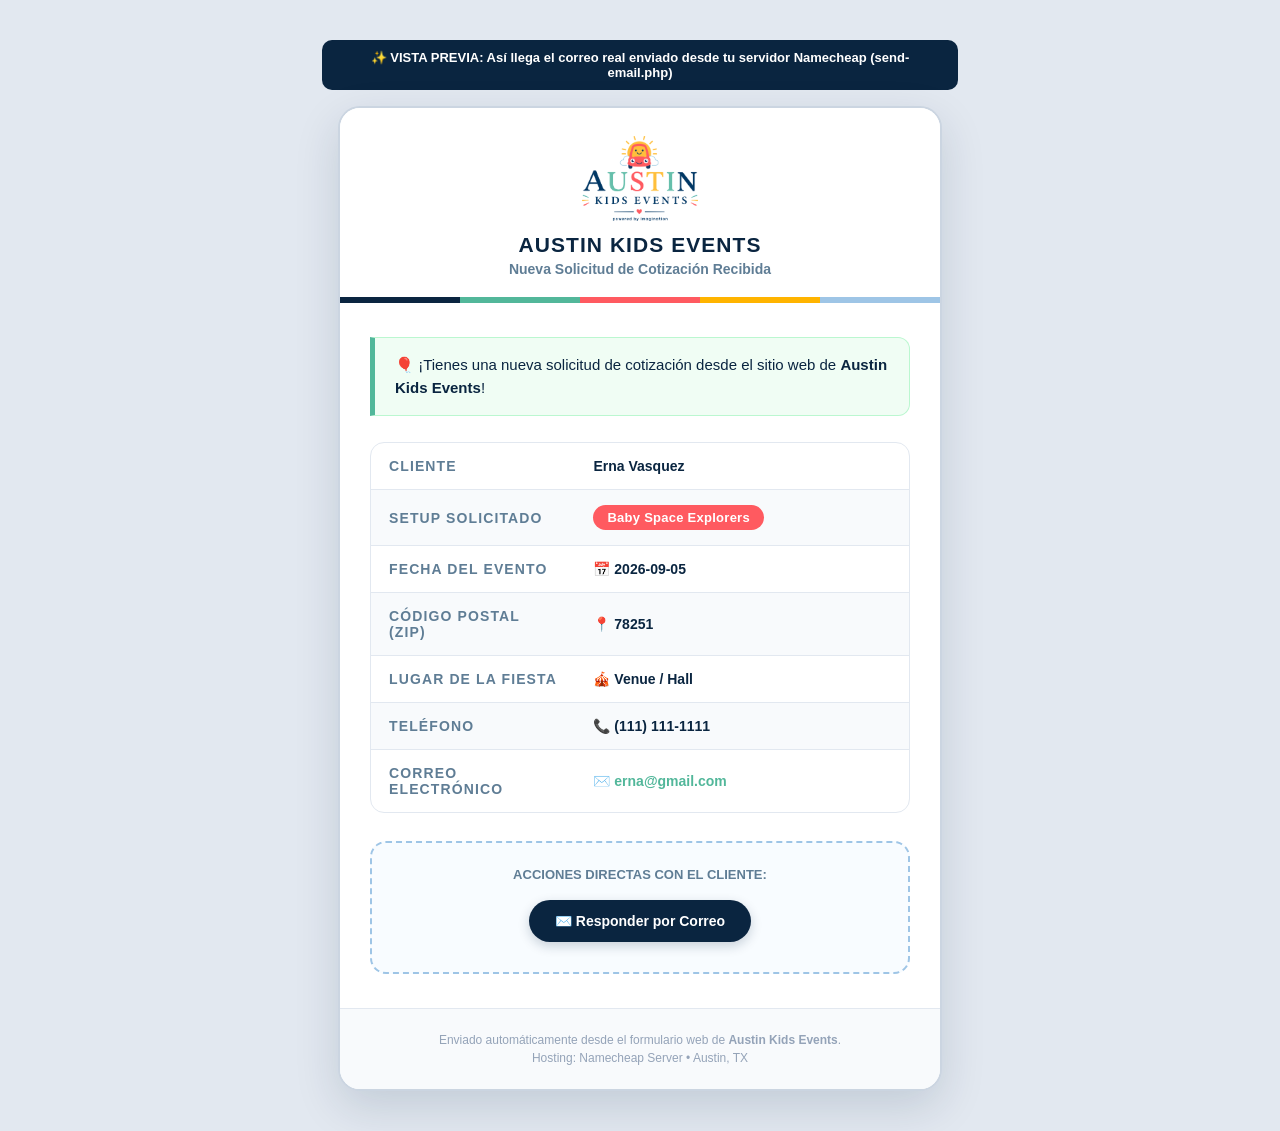
<file: email-preview.html>
<!DOCTYPE html>
<html lang="es">
<head>
    <link rel="icon" type="image/png" href="assets/brand/AUSTIN%20KE%20LOGO-2.png">
    <meta charset="UTF-8">
    <meta name="viewport" content="width=device-width, initial-scale=1.0">
    <title>Vista Previa del Correo Oficial - Austin Kids Events</title>
    <style>
        body { 
            margin: 0; 
            padding: 40px 15px; 
            background-color: #e2e8f0; 
            font-family: 'Helvetica Neue', Helvetica, Arial, sans-serif; 
            -webkit-font-smoothing: antialiased; 
        }
        .preview-banner {
            max-width: 600px;
            margin: 0 auto 16px;
            background: #0A2540;
            color: #ffffff;
            padding: 10px 18px;
            border-radius: 10px;
            font-size: 13px;
            text-align: center;
            font-weight: 700;
        }
        .wrapper { 
            width: 100%; 
            max-width: 600px; 
            margin: 0 auto; 
            background-color: #ffffff; 
            border-radius: 22px; 
            overflow: hidden; 
            box-shadow: 0 16px 45px rgba(10,37,64,0.14); 
            border: 2px solid #cbd5e1; 
        }
        .header { 
            background: #ffffff; 
            padding: 28px 24px 20px; 
            text-align: center; 
            color: #0A2540; 
        }
        .header img {
            height: 85px;
            width: auto;
            margin-bottom: 8px;
            display: inline-block;
        }
        .header h1 { 
            margin: 0; 
            font-size: 21px; 
            font-weight: 800; 
            color: #0A2540; 
            letter-spacing: 0.05em; 
            text-transform: uppercase;
        }
        .header p { 
            margin: 4px 0 0; 
            color: #5F7D95; 
            font-size: 14px; 
            font-weight: 600;
        }
        .color-bar { 
            display: flex; 
            height: 6px; 
            width: 100%; 
        }
        .c-1 { background-color: #0A2540; width: 20%; }
        .c-2 { background-color: #52B79A; width: 20%; }
        .c-3 { background-color: #FF5A60; width: 20%; }
        .c-4 { background-color: #FFB400; width: 20%; }
        .c-5 { background-color: #9EC5E6; width: 20%; }
        
        .content { 
            padding: 34px 30px; 
            color: #0A2540; 
        }
        .intro-box { 
            background-color: #f0fdf4; 
            border: 1.5px solid #bbf7d0; 
            border-left: 5px solid #52B79A; 
            padding: 16px 20px; 
            border-radius: 0 12px 12px 0; 
            margin-bottom: 26px; 
            font-size: 15px; 
            line-height: 1.5; 
            color: #0A2540; 
        }
        .table-wrap { 
            width: 100%; 
            border-collapse: separate; 
            border-spacing: 0; 
            border-radius: 14px; 
            overflow: hidden; 
            border: 1.5px solid #e2e8f0; 
            margin-bottom: 28px; 
        }
        .table-wrap tr:nth-child(even) { 
            background-color: #f8fafc; 
        }
        .table-wrap td { 
            padding: 15px 18px; 
            font-size: 14px; 
            border-bottom: 1px solid #e2e8f0; 
        }
        .table-wrap tr:last-child td { 
            border-bottom: none; 
        }
        .label-col { 
            font-weight: 800; 
            color: #5F7D95; 
            width: 38%; 
            text-transform: uppercase; 
            font-size: 11.5px; 
            letter-spacing: 0.08em; 
        }
        .val-col { 
            font-weight: 700; 
            color: #0A2540; 
            font-size: 14.5px;
        }
        .badge-setup { 
            display: inline-block; 
            background-color: #FF5A60; 
            color: #ffffff; 
            padding: 5px 14px; 
            border-radius: 999px; 
            font-weight: 800; 
            font-size: 13px; 
            letter-spacing: 0.02em;
        }
        .actions-box { 
            text-align: center; 
            padding: 24px; 
            background-color: #f8fcff; 
            border: 2px dashed #9EC5E6;
            border-radius: 16px; 
            margin-top: 10px; 
        }
        .btn-reply { 
            display: inline-block; 
            background-color: #0A2540; 
            color: #ffffff !important; 
            text-decoration: none; 
            padding: 13px 26px; 
            border-radius: 999px; 
            font-weight: 800; 
            font-size: 14px; 
            margin: 6px; 
            box-shadow: 0 4px 12px rgba(10,37,64,0.2);
        }
        .btn-wa { 
            display: inline-block; 
            background-color: #25D366; 
            color: #ffffff !important; 
            text-decoration: none; 
            padding: 13px 26px; 
            border-radius: 999px; 
            font-weight: 800; 
            font-size: 14px; 
            margin: 6px; 
            box-shadow: 0 4px 12px rgba(37,211,102,0.25);
        }
        .footer { 
            padding: 22px; 
            text-align: center; 
            font-size: 12px; 
            color: #94A3B8; 
            background-color: #f8fafc; 
            border-top: 1px solid #e2e8f0; 
            line-height: 1.5;
        }
    </style>
</head>
<body>

    <div class="preview-banner">
        ✨ VISTA PREVIA: Así llega el correo real enviado desde tu servidor Namecheap (send-email.php)
    </div>

    <div class="wrapper">
        <!-- Cabecera -->
        <div class="header">
            <img src="assets/brand/AUSTIN KE LOGO-1.png" alt="Austin Kids Events Logo">
            <h1>Austin Kids Events</h1>
            <p>Nueva Solicitud de Cotización Recibida</p>
        </div>

        <!-- Barra de colores de marca -->
        <div class="color-bar">
            <div class="c-1"></div>
            <div class="c-2"></div>
            <div class="c-3"></div>
            <div class="c-4"></div>
            <div class="c-5"></div>
        </div>

        <!-- Contenido principal -->
        <div class="content">
            <div class="intro-box">
                🎈 ¡Tienes una nueva solicitud de cotización desde el sitio web de <strong>Austin Kids Events</strong>!
            </div>

            <!-- Tabla de datos ordenados -->
            <table class="table-wrap">
                <tr>
                    <td class="label-col">Cliente</td>
                    <td class="val-col">Erna Vasquez</td>
                </tr>
                <tr>
                    <td class="label-col">Setup Solicitado</td>
                    <td class="val-col"><span class="badge-setup">Baby Space Explorers</span></td>
                </tr>
                <tr>
                    <td class="label-col">Fecha del Evento</td>
                    <td class="val-col">📅 2026-09-05</td>
                </tr>
                <tr>
                    <td class="label-col">Código Postal (ZIP)</td>
                    <td class="val-col">📍 78251</td>
                </tr>
                <tr>
                    <td class="label-col">Lugar de la Fiesta</td>
                    <td class="val-col">🎪 Venue / Hall</td>
                </tr>
                <tr>
                    <td class="label-col">Teléfono</td>
                    <td class="val-col">
                        <a href="tel:(111) 111-1111" style="color: #0A2540; text-decoration: none; font-weight: 800;">📞 (111) 111-1111</a>
                    </td>
                </tr>
                <tr>
                    <td class="label-col">Correo Electrónico</td>
                    <td class="val-col">
                        <a href="mailto:erna@gmail.com" style="color: #52B79A; text-decoration: none; font-weight: 800;">✉️ erna@gmail.com</a>
                    </td>
                </tr>
            </table>

            <!-- Acciones rápidas -->
            <div class="actions-box">
                <p style="margin: 0 0 12px; font-size: 13px; color: #5F7D95; font-weight: 800; text-transform: uppercase;">ACCIONES DIRECTAS CON EL CLIENTE:</p>
                <a href="mailto:erna@gmail.com?subject=Respuesta%20a%20tu%20cotización%20-%20Austin%20Kids%20Events" class="btn-reply">✉️ Responder por Correo</a>
            </div>
        </div>

        <!-- Pie de página -->
        <div class="footer">
            Enviado automáticamente desde el formulario web de <strong>Austin Kids Events</strong>.<br>
            Hosting: Namecheap Server • Austin, TX
        </div>
    </div>

</body>
</html>
</file>
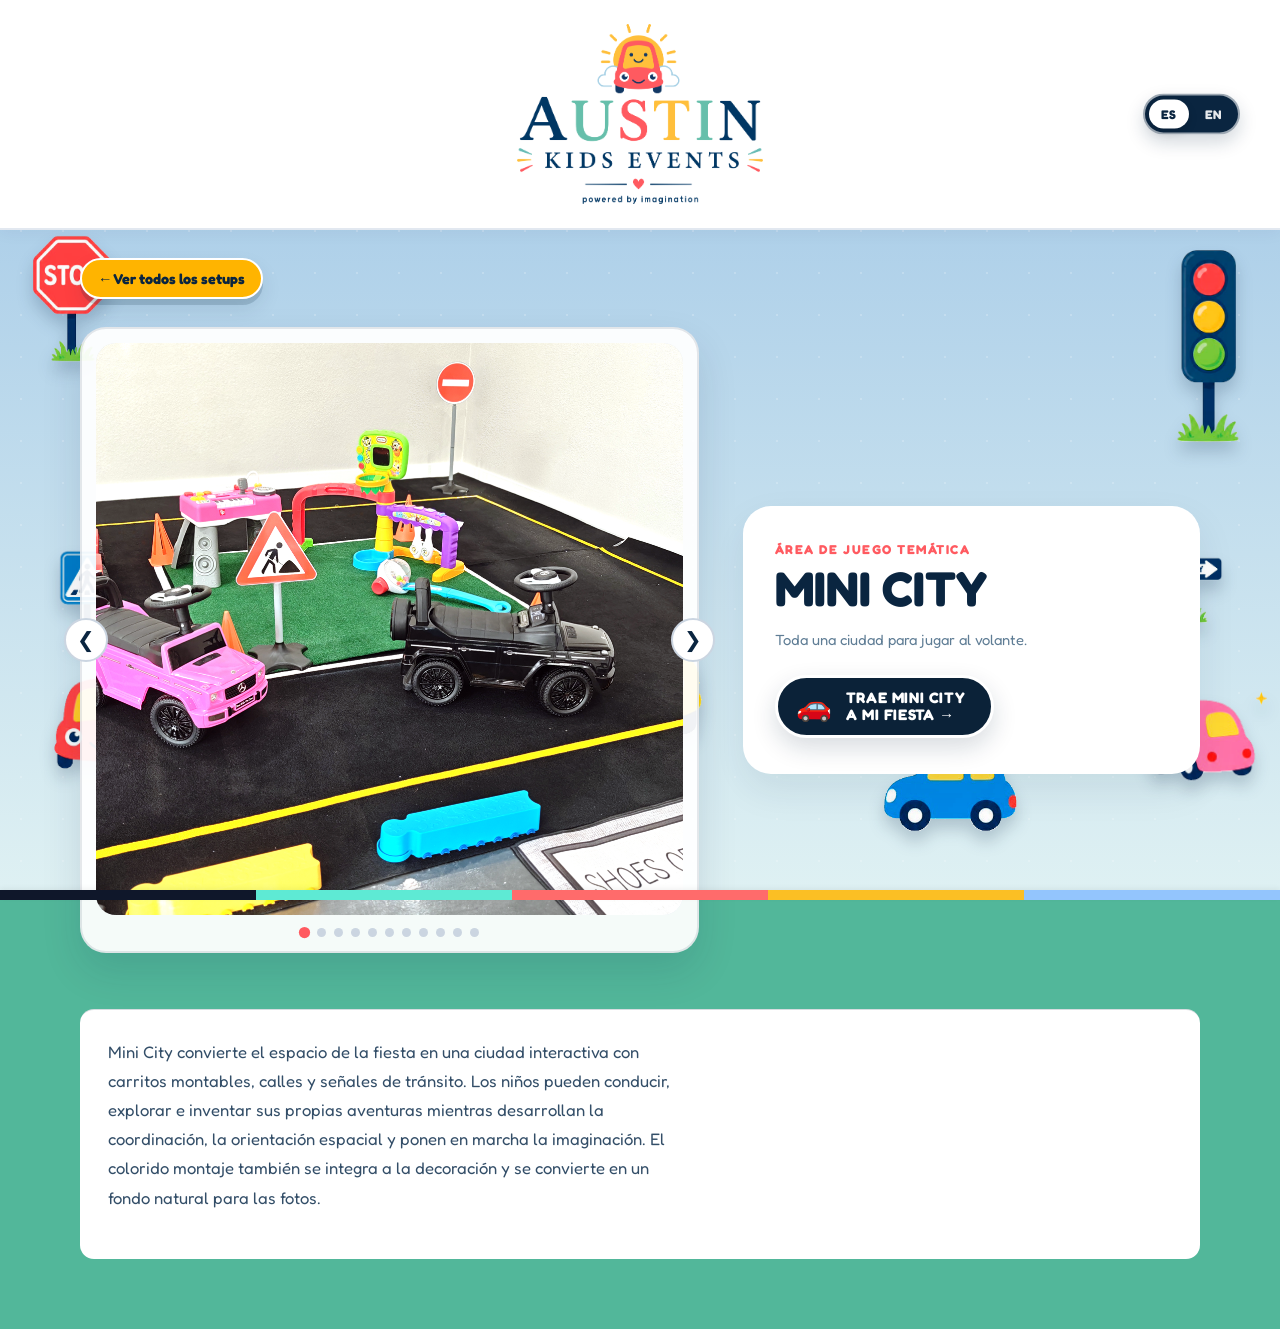
<file: service-city.html>
<!DOCTYPE html>
<html lang="es">
<head>
    <link rel="icon" type="image/png" href="assets/brand/AUSTIN%20KE%20LOGO-2.png">
    <meta charset="UTF-8">
    <meta name="viewport" content="width=device-width, initial-scale=1.0">
    <title>Mini City - Austin Kids Events</title>
    <link rel="stylesheet" href="css/styles.css">
    <link rel="stylesheet" href="css/service-detail.css">
</head>
<body class="detail-page theme-city">
    <header class="site-header" role="banner">
        <div class="header-container">
            <a href="/" aria-label="Austin Kids Events - Inicio">
                <img src="assets/brand/AUSTIN KE LOGO-1.png" alt="Austin Kids Events" class="site-logo">
            </a>

            <div class="header-lang-switch" aria-label="Language selector">
                <button type="button" class="lang-option is-active" data-lang="es" aria-label="Cambiar a español" aria-pressed="true">ES</button>
                <button type="button" class="lang-option" data-lang="en" aria-label="Switch to English" aria-pressed="false">EN</button>
            </div>
        </div>
    </header>

    <main class="detail-main">
        <div class="detail-theme-art detail-city-art" aria-hidden="true">
            <img src="assets/setups/mini city/VECTORES/SEÑAL1.png" alt="" class="detail-prop city-sign-one">
            <img src="assets/setups/mini city/VECTORES/SEÑAL2.png" alt="" class="detail-prop city-sign-two">
            <img src="assets/setups/mini city/VECTORES/SEÑAL3.png" alt="" class="detail-prop city-sign-three">
            <img src="assets/setups/mini city/VECTORES/SEÑAL6.png" alt="" class="detail-prop city-sign-four">
            <img src="assets/setups/mini city/VECTORES/SÑEAL4.png" alt="" class="detail-prop city-sign-five">
            <img src="assets/setups/mini city/VECTORES/SÑEAL5.png" alt="" class="detail-prop city-sign-six">
            <img src="assets/setups/mini city/VECTORES/CARRO1.png" alt="" class="detail-prop city-car-one">
            <img src="assets/setups/mini city/VECTORES/CARRO2.png" alt="" class="detail-prop city-car-two">
            <img src="assets/setups/mini city/VECTORES/CARRO3.png" alt="" class="detail-prop city-car-three">
            <img src="assets/setups/mini city/VECTORES/CARRO4.png" alt="" class="detail-prop city-car-four">
            <img src="assets/setups/mini city/VECTORES/CARRO5.png" alt="" class="detail-prop city-car-five">
        </div>
        <a class="back-link" href="/services" data-i18n="cityBack">&larr; View all setups</a>
        <section class="detail-hero" aria-labelledby="service-title">
            <div class="detail-carousel" data-carousel>
                <div class="carousel-window">
                    <div class="carousel-track">
                        <figure class="detail-slide is-active"><img src="assets/setups/mini%20city/images/principal.png" alt="Mini City principal"></figure>
                        <figure class="detail-slide"><img src="assets/setups/mini%20city/images/1%20--%20ryw2jvryw2j.jpg.jpeg" alt="Mini City cars and track"></figure>
                        <figure class="detail-slide"><img src="assets/setups/mini%20city/images/2-img.png" alt="Mini City cars"></figure>
                        <figure class="detail-slide"><img src="assets/setups/mini%20city/images/8-img.png" alt="Mini City road setup"></figure>
                        <figure class="detail-slide"><img src="assets/setups/mini%20city/images/9-img.png" alt="Mini City play tracks"></figure>
                        <figure class="detail-slide"><img src="assets/setups/mini%20city/images/10-img.png" alt="Mini City traffic signs"></figure>
                        <figure class="detail-slide"><img src="assets/setups/mini%20city/images/11-img.png" alt="Mini City roadway"></figure>
                        <figure class="detail-slide"><img src="assets/setups/mini%20city/images/18-img.png" alt="Mini City play area"></figure>
                        <figure class="detail-slide"><img src="assets/setups/mini%20city/images/19%20lzf.jpg.jpeg" alt="Mini City details"></figure>
                        <figure class="detail-slide"><img src="assets/setups/mini%20city/images/20%20qbfk.jpg.jpeg" alt="Mini City cars and accessories"></figure>
                        <figure class="detail-slide"><img src="assets/setups/mini%20city/images/21--img.png" alt="Mini City complete setup"></figure>
                    </div>
                </div>
                <button class="detail-arrow previous" type="button" aria-label="Foto anterior">&#10094;</button>
                <button class="detail-arrow next" type="button" aria-label="Foto siguiente">&#10095;</button>
                <div class="carousel-dots" aria-label="Seleccionar foto"></div>
            </div>
            <div class="detail-intro">
                <span class="detail-kicker" data-i18n="cityKicker">Open-ended play setup</span>
                <h1 id="service-title">MINI CITY</h1>
                <p class="detail-lead" data-i18n="cityLead">A whole little city made for little drivers.</p>
                <a class="party-pill-btn btn-city" data-sound="assets/sounds/sound-minicity.mp3" href="/contact-us?setup=mini-city">
                    <span class="party-btn-icon" aria-hidden="true">🚗</span>
                    <span class="party-btn-text">
                        <span class="party-btn-line" data-i18n="cityCta">BRING IT TO</span>
                        <span class="party-btn-line" data-i18n="toMyParty">MY PARTY &rarr;</span>
                    </span>
                </a>
            </div>
        </section>

        <section class="city-story" aria-labelledby="info-title">
            <div class="city-story-copy">
                <p id="info-title" data-i18n="cityInfoText">Mini City turns the party space into an interactive world of ride-on cars, roads and traffic signs where kids can drive, explore and create their own adventures. Along the way, they practice coordination, spatial awareness and imaginative play &mdash; while the colorful city display becomes part of the party décor and a natural backdrop for great photos.</p>
            </div>
        </section>
    </main>

    <div class="brand-bottom-color-bar" aria-hidden="true">
        <span class="color-segment color-1"></span>
        <span class="color-segment color-2"></span>
        <span class="color-segment color-3"></span>
        <span class="color-segment color-4"></span>
        <span class="color-segment color-5"></span>
    </div>
    <script src="js/service-detail.js"></script>
    <script src="js/botones-prueba.js"></script>
    <script src="js/lang-switch.js" defer></script>
</body>
</html>
</file>
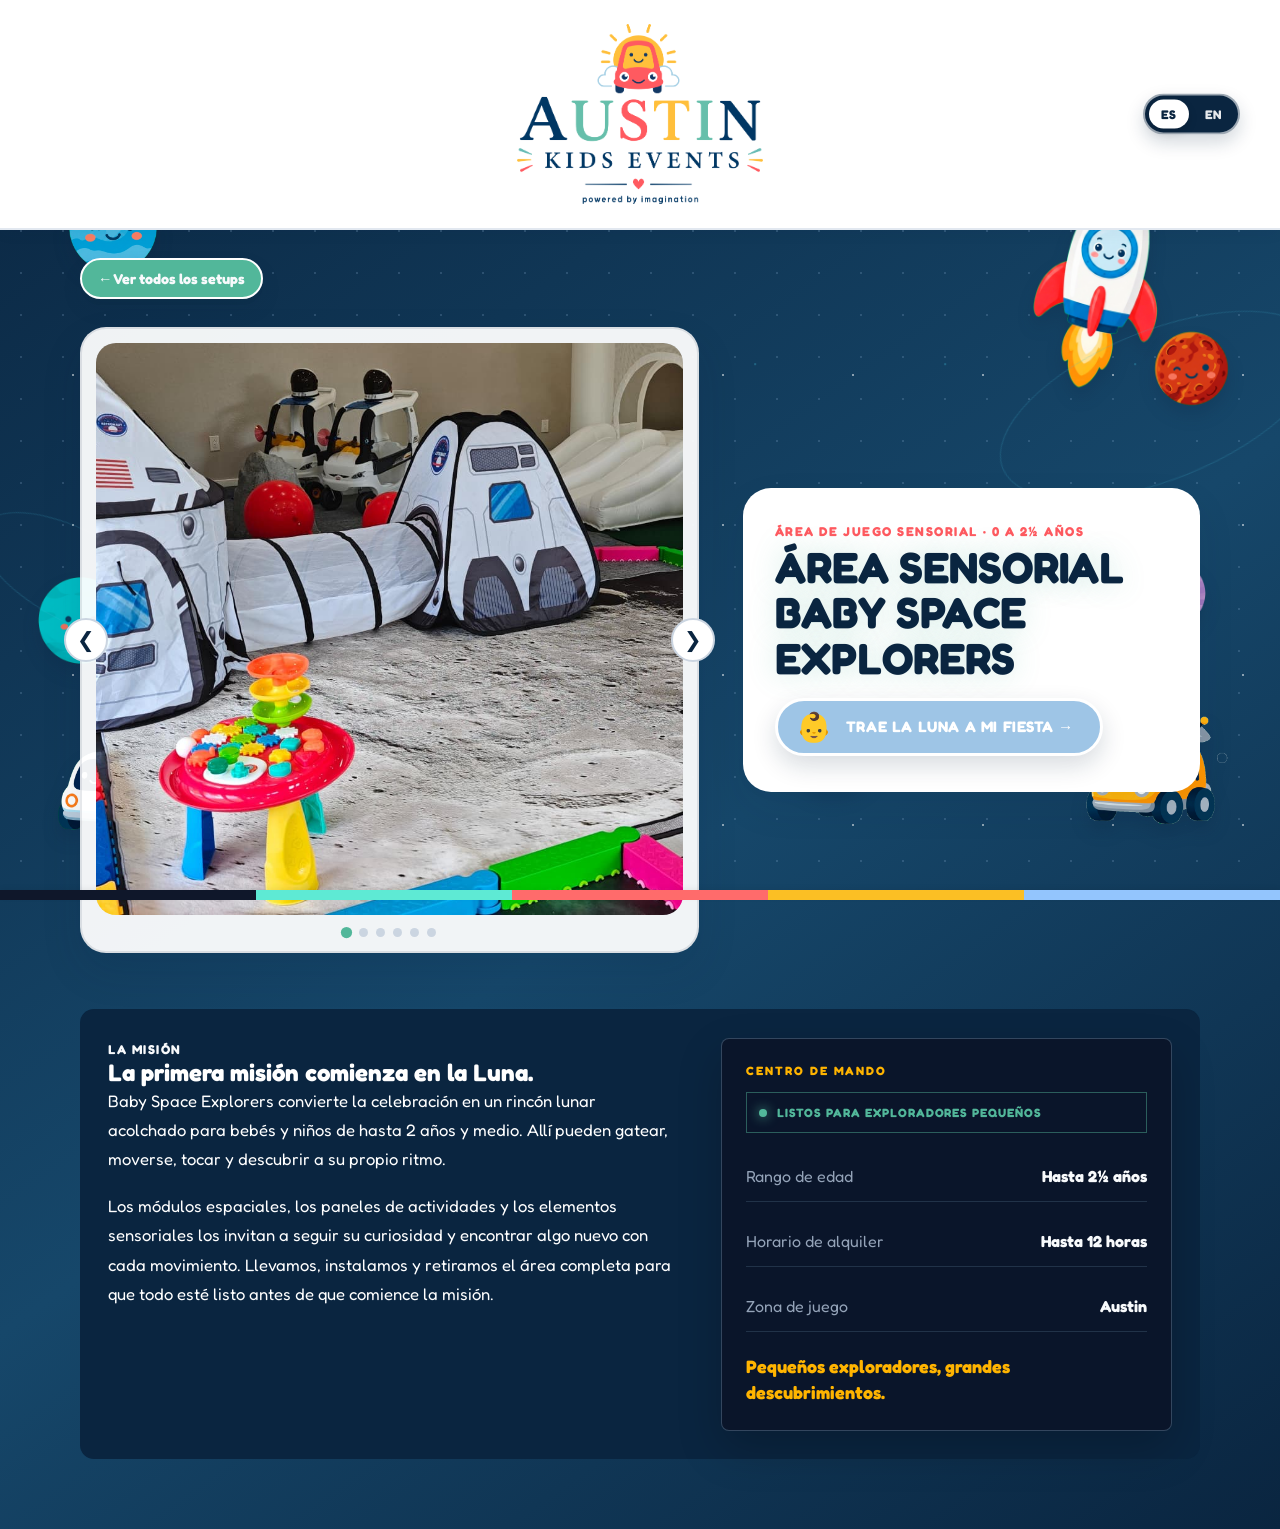
<file: service-mini-space.html>
<!DOCTYPE html>
<html lang="en">
<head>
    <link rel="icon" type="image/png" href="assets/brand/AUSTIN%20KE%20LOGO-2.png">
    <meta charset="UTF-8">
    <meta name="viewport" content="width=device-width, initial-scale=1.0">
    <title>Baby Space Explorers - Austin Kids Events</title>
    <link rel="stylesheet" href="css/styles.css">
    <link rel="stylesheet" href="css/service-detail.css">
</head>
<body class="detail-page theme-space mini-space-page">
    <header class="site-header" role="banner">
        <div class="header-container">
            <a href="/" aria-label="Austin Kids Events - Home">
                <img src="assets/brand/AUSTIN KE LOGO-1.png" alt="Austin Kids Events" class="site-logo">
            </a>
            <div class="header-lang-switch" aria-label="Language selector">
                <button type="button" class="lang-option is-active" data-lang="es" aria-label="Cambiar a español" aria-pressed="true">ES</button>
                <button type="button" class="lang-option" data-lang="en" aria-label="Switch to English" aria-pressed="false">EN</button>
            </div>        </div>
    </header>

    <main class="detail-main">
        <div class="detail-theme-art detail-space-art" aria-hidden="true">
            <img src="assets/setups/space explorers/VECTORES/NAVE.png" alt="" class="detail-prop space-ship">
            <img src="assets/setups/space explorers/VECTORES/PLANETA1.png" alt="" class="detail-prop planet-one">
            <img src="assets/setups/space explorers/VECTORES/PLANETA2.png" alt="" class="detail-prop planet-two">
            <img src="assets/setups/space explorers/VECTORES/PLANETA3.png" alt="" class="detail-prop planet-three">
            <img src="assets/setups/space explorers/VECTORES/PLANETA4.png" alt="" class="detail-prop planet-four">
            <img src="assets/setups/space explorers/VECTORES/PLANETA5.png" alt="" class="detail-prop planet-five">
            <img src="assets/setups/space explorers/VECTORES/PLANETA6.png" alt="" class="detail-prop planet-six">
            <img src="assets/setups/space explorers/VECTORES/CARRO1.png" alt="" class="detail-prop space-car-one">
            <img src="assets/setups/space explorers/VECTORES/CARRO2.png" alt="" class="detail-prop space-car-two">
            <img src="assets/setups/space explorers/VECTORES/CARRO3.png" alt="" class="detail-prop space-car-three">
        </div>
        <div class="space-orbit space-orbit-one" aria-hidden="true"></div>
        <div class="space-orbit space-orbit-two" aria-hidden="true"></div>
        <a class="back-link" href="/services" data-i18n="miniBack">&larr; View all setups</a>

        <section class="detail-hero" aria-labelledby="service-title">
            <div class="detail-carousel" data-carousel>
                <div class="carousel-window">
                    <div class="carousel-track">
                        <figure class="detail-slide is-active"><img src="assets/setups/mini%20space%20explores/images/WhatsApp%20Image%202026-08-26%20at%204.48.53%20PM.jpeg" alt="Baby Space Explorers setup"></figure>
                        <figure class="detail-slide"><img src="assets/setups/mini%20space%20explores/images/WhatsApp%20Image%202026-08-26%20at%204.50.26%20PM.jpeg" alt="Baby Space Explorers play area"></figure>
                        <figure class="detail-slide"><img src="assets/setups/mini%20space%20explores/images/WhatsApp%20Image%202026-08-26%20at%204.50.31%20PM.jpeg" alt="Baby Space Explorers play details"></figure>
                        <figure class="detail-slide"><img src="assets/setups/mini%20space%20explores/images/WhatsApp%20Image%202026-08-26%20at%204.50.33%20PM.jpeg" alt="Baby Space Explorers setup details"></figure>
                        <figure class="detail-slide"><img src="assets/setups/mini%20space%20explores/images/WhatsApp%20Image%202026-08-26%20at%204.50.34%20PM.jpeg" alt="Baby Space Explorers lunar play space"></figure>
                        <figure class="detail-slide"><img src="assets/setups/mini%20space%20explores/images/WhatsApp%20Image%202026-08-26%20at%204.50.35%20PM.jpeg" alt="Baby Space Explorers interactive activities"></figure>
                    </div>
                </div>
                <button class="detail-arrow previous" type="button" aria-label="Previous photo">&#10094;</button>
                <button class="detail-arrow next" type="button" aria-label="Next photo">&#10095;</button>
                <div class="carousel-dots" aria-label="Select photo"></div>
            </div>
            <div class="detail-intro">
                <span class="detail-kicker" data-i18n="miniKicker">SENSORY PLAY AREA · AGES 0–2½</span>
                <h1 id="service-title" data-i18n="miniSpaceCardTitle">BABY SPACE EXPLORERS</h1>
                <a class="party-pill-btn btn-mini-space" data-sound="assets/sounds/mini-space.mp3" href="/contact-us?setup=baby-space-explorers">
                    <span class="party-btn-icon" aria-hidden="true">👶</span>
                    <span class="party-btn-text">
                        <span class="party-btn-line" data-i18n="miniBringIt">BRING THE MOON TO MY PARTY &rarr;</span>
                    </span>
                </a>
            </div>
        </section>

        <section class="space-mission" aria-labelledby="info-title">
            <div class="space-mission-copy">
                <span class="detail-kicker" data-i18n="miniMissionKicker">The mission briefing</span>
                <h2 id="info-title" data-i18n="miniMissionTitle">A playful moon-inspired space for early explorers.</h2>
                <p data-i18n="miniMissionText1">Baby Space Explorers creates a playful moon-inspired space where little ones can crawl, explore and discover at their own pace.</p>
                <p data-i18n="miniMissionText2">The setup combines a soft lunar play area, space-themed tents and age-appropriate interactive activities that encourage sensory play, curiosity and early exploration — all professionally delivered and set up for your celebration.</p>
            </div>
            <div class="space-command-panel">
                <span class="command-panel-label" data-i18n="miniCommandLabel">Mission control</span>
                <div class="space-command-screen"><span class="signal-dot"></span><span data-i18n="miniReady">READY FOR LITTLE EXPLORERS</span></div>
                <dl class="spec-list">
                    <div><dt data-i18n="miniSpecAge">Age range</dt><dd data-i18n="miniSpecUpTo">Up to 2½ years</dd></div>
                    <div><dt data-i18n="miniSpecWindow">Rental window</dt><dd data-i18n="miniSpecHours">Up to 12 hours</dd></div>
                    <div><dt data-i18n="miniSpecZone">Play zone</dt><dd data-i18n="miniSpecAustin">Greater Austin</dd></div>
                </dl>
                <p class="space-signoff" data-i18n="miniSpecSignoff">Small explorers, big discoveries.</p>
            </div>
        </section>
    </main>

    <div class="brand-bottom-color-bar" aria-hidden="true">
        <span class="color-segment color-1"></span><span class="color-segment color-2"></span><span class="color-segment color-3"></span><span class="color-segment color-4"></span><span class="color-segment color-5"></span>
    </div>
    <script src="js/service-detail.js"></script>
    <script src="js/botones-prueba.js"></script>
    <script src="js/lang-switch.js" defer></script>
</body>
</html>
</file>
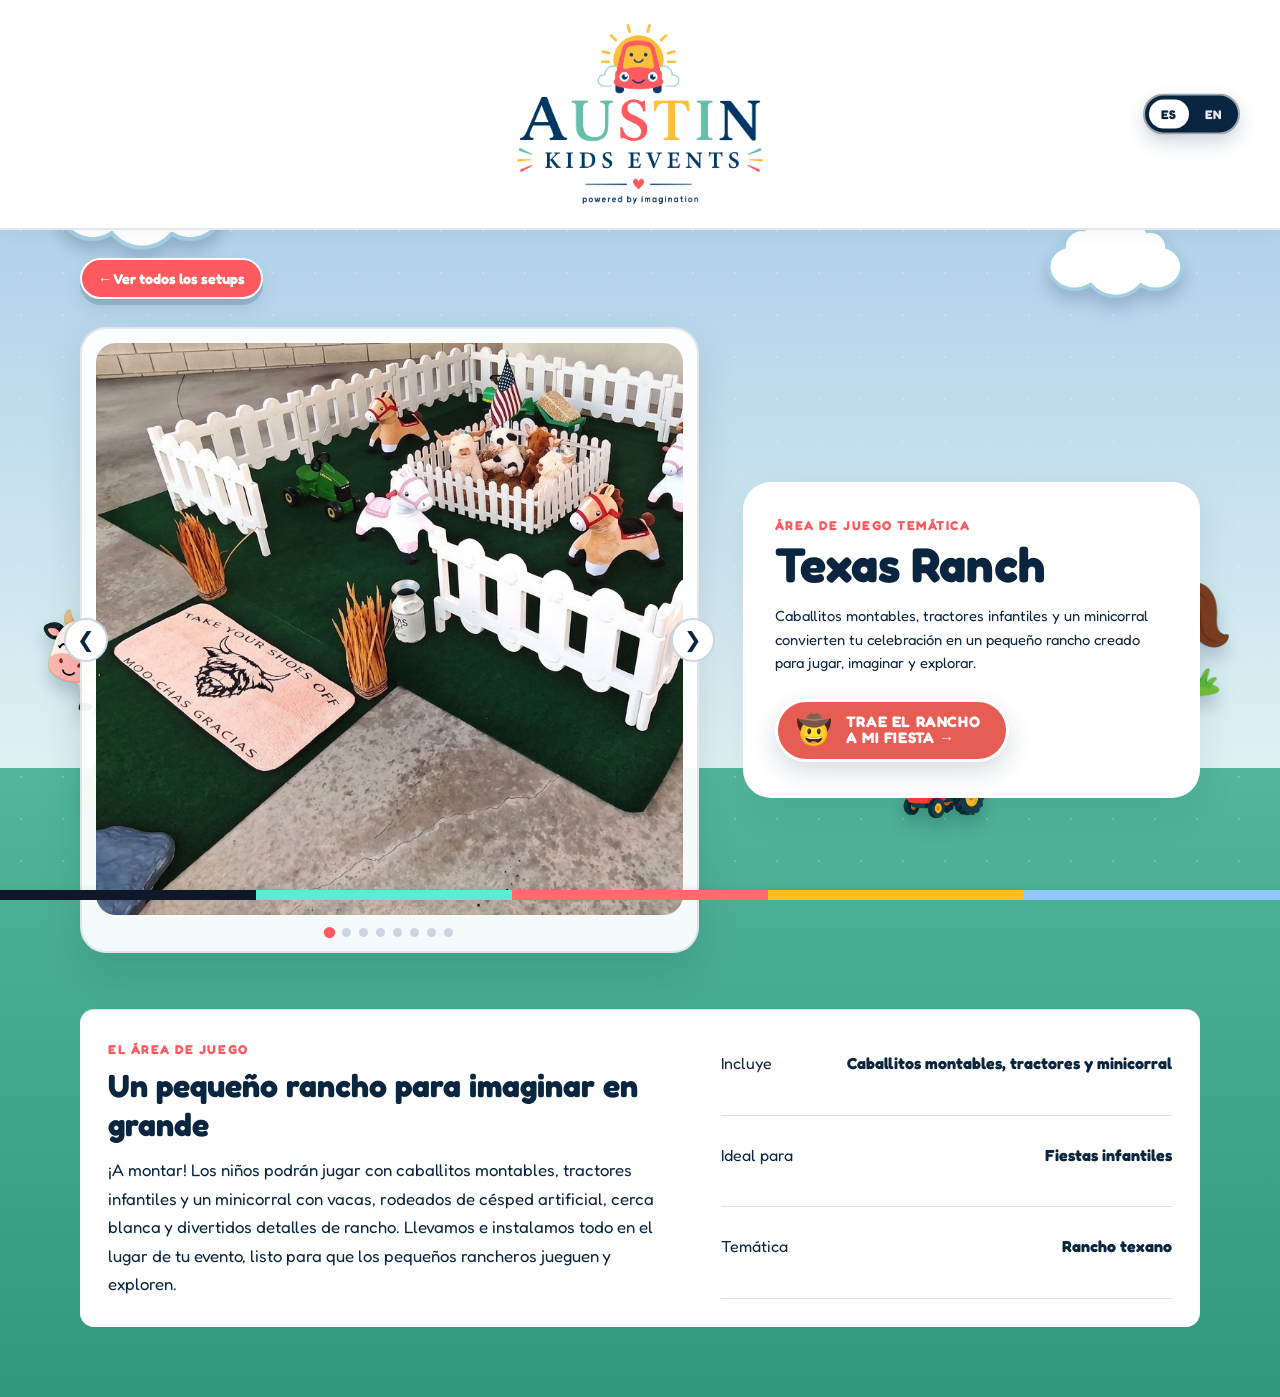
<file: service-ranch.html>
<!DOCTYPE html>
<html lang="es">
<head>
    <link rel="icon" type="image/png" href="assets/brand/AUSTIN%20KE%20LOGO-2.png">
    <meta charset="UTF-8">
    <meta name="viewport" content="width=device-width, initial-scale=1.0">
    <title>Texas Ranch - Austin Kids Events</title>
    <link rel="stylesheet" href="css/styles.css">
    <link rel="stylesheet" href="css/service-detail.css">
</head>
<body class="detail-page theme-ranch">
    <header class="site-header" role="banner">
        <div class="header-container">
            <a href="/" aria-label="Austin Kids Events - Inicio">
                <img src="assets/brand/AUSTIN KE LOGO-1.png" alt="Austin Kids Events" class="site-logo">
            </a>

            <div class="header-lang-switch" aria-label="Language selector">
                <button type="button" class="lang-option is-active" data-lang="es" aria-label="Cambiar a español" aria-pressed="true">ES</button>
                <button type="button" class="lang-option" data-lang="en" aria-label="Switch to English" aria-pressed="false">EN</button>
            </div>
        </div>
    </header>

    <main class="detail-main">
        <div class="detail-theme-art detail-ranch-art" aria-hidden="true">
            <img src="assets/setups/texas ranch/VECTORES/clouds.png" alt="" class="detail-prop ranch-cloud-one">
            <img src="assets/setups/texas ranch/VECTORES/clouds.png" alt="" class="detail-prop ranch-cloud-two">
            <img src="assets/setups/texas ranch/VECTORES/granja.png" alt="" class="detail-prop ranch-barn">
            <img src="assets/setups/texas ranch/VECTORES/GRANJERO.png" alt="" class="detail-prop ranch-farmer">
            <img src="assets/setups/texas ranch/VECTORES/tractor1.png" alt="" class="detail-prop ranch-tractor-one">
            <img src="assets/setups/texas ranch/VECTORES/TRACTOR2.png" alt="" class="detail-prop ranch-tractor-two">
            <img src="assets/setups/texas ranch/VECTORES/CABALLO1.png" alt="" class="detail-prop ranch-horse-one">
            <img src="assets/setups/texas ranch/VECTORES/CABALO2.png" alt="" class="detail-prop ranch-horse-two">
            <img src="assets/setups/texas ranch/VECTORES/vaca1.png" alt="" class="detail-prop ranch-cow-one">
            <img src="assets/setups/texas ranch/VECTORES/vaca2.png" alt="" class="detail-prop ranch-cow-two">
        </div>
        <a class="back-link" href="/services" data-i18n="ranchBack">&larr; View all setups</a>
        <section class="detail-hero" aria-labelledby="service-title">
            <div class="detail-carousel" data-carousel>
                <div class="carousel-window">
                    <div class="carousel-track">
                        <figure class="detail-slide is-active"><img src="assets/setups/texas%20ranch/images/principal.jpeg" alt="Texas Ranch principal"></figure>
                        <figure class="detail-slide"><img src="assets/setups/texas%20ranch/images/12-img.png" alt="Texas Ranch play setup"></figure>
                        <figure class="detail-slide"><img src="assets/setups/texas%20ranch/images/13%20img%202h.jpg.jpeg" alt="Texas Ranch play area"></figure>
                        <figure class="detail-slide"><img src="assets/setups/texas%20ranch/images/14-img.png" alt="Texas Ranch details"></figure>
                        <figure class="detail-slide"><img src="assets/setups/texas%20ranch/images/15%20rhcx.jpg.jpeg" alt="Texas Ranch activity setup"></figure>
                        <figure class="detail-slide"><img src="assets/setups/texas%20ranch/images/16-img.png" alt="Texas Ranch setup view"></figure>
                        <figure class="detail-slide"><img src="assets/setups/texas%20ranch/images/17-img.png" alt="Texas Ranch toys and props"></figure>
                        <figure class="detail-slide"><img src="assets/setups/texas%20ranch/images/1786072513933.jpg" alt="Texas Ranch full setup"></figure>
                    </div>
                </div>
                <button class="detail-arrow previous" type="button" aria-label="Foto anterior">&#10094;</button>
                <button class="detail-arrow next" type="button" aria-label="Foto siguiente">&#10095;</button>
                <div class="carousel-dots" aria-label="Seleccionar foto"></div>
            </div>
            <div class="detail-intro">
                <span class="detail-kicker" data-i18n="ranchKicker">Set de juegos</span>
                <h1 id="service-title">Texas Ranch</h1>
                <p class="detail-lead" data-i18n="ranchLead">Una aventura campirana para que los pequenos jueguen, exploren y disfruten una fiesta con mucha personalidad.</p>
                <a class="party-pill-btn btn-ranch" data-sound="assets/sounds/sound-texas.mp3" href="/contact-us?setup=texas-ranch">
                    <span class="party-btn-icon" aria-hidden="true">🤠</span>
                    <span class="party-btn-text">
                        <span class="party-btn-line" data-i18n="bringIt">BRING IT TO</span>
                        <span class="party-btn-line" data-i18n="toMyParty">MY PARTY &rarr;</span>
                    </span>
                </a>
            </div>
        </section>

        <section class="detail-info" aria-labelledby="info-title">
            <div>
                <span class="detail-kicker" data-i18n="ranchInfoTitle">THE PLAY SETUP</span>
                <h2 id="info-title" data-i18n="ranchInfoText">A Little Ranch for Big Imaginations</h2>
                <p data-i18n="ranchBodyIntro">Saddle up for hands-on play with ride-on horses, child-sized tractors, a mini corral with cows, artificial turf, white fencing, and playful ranch-themed details. We deliver and professionally set up everything at your venue, ready for little ranchers to play and explore.</p>
            </div>
            <dl class="spec-list">
                <div><dt data-i18n="ranchIncludesLabel">Includes</dt><dd data-i18n="ranchIncludesText">Ride-on horses, tractors &amp; mini corral</dd></div>
                <div><dt data-i18n="ranchIdealLabel">Ideal for</dt><dd data-i18n="ranchIdealText">Kids’ parties</dd></div>
                <div><dt data-i18n="ranchThemeLabel">Theme</dt><dd data-i18n="ranchThemeText">Texas Ranch</dd></div>
            </dl>
        </section>
    </main>

    <div class="brand-bottom-color-bar" aria-hidden="true">
        <span class="color-segment color-1"></span>
        <span class="color-segment color-2"></span>
        <span class="color-segment color-3"></span>
        <span class="color-segment color-4"></span>
        <span class="color-segment color-5"></span>
    </div>
    <script src="js/service-detail.js"></script>
    <script src="js/botones-prueba.js"></script>
    <script src="js/lang-switch.js" defer></script>
</body>
</html>
</file>
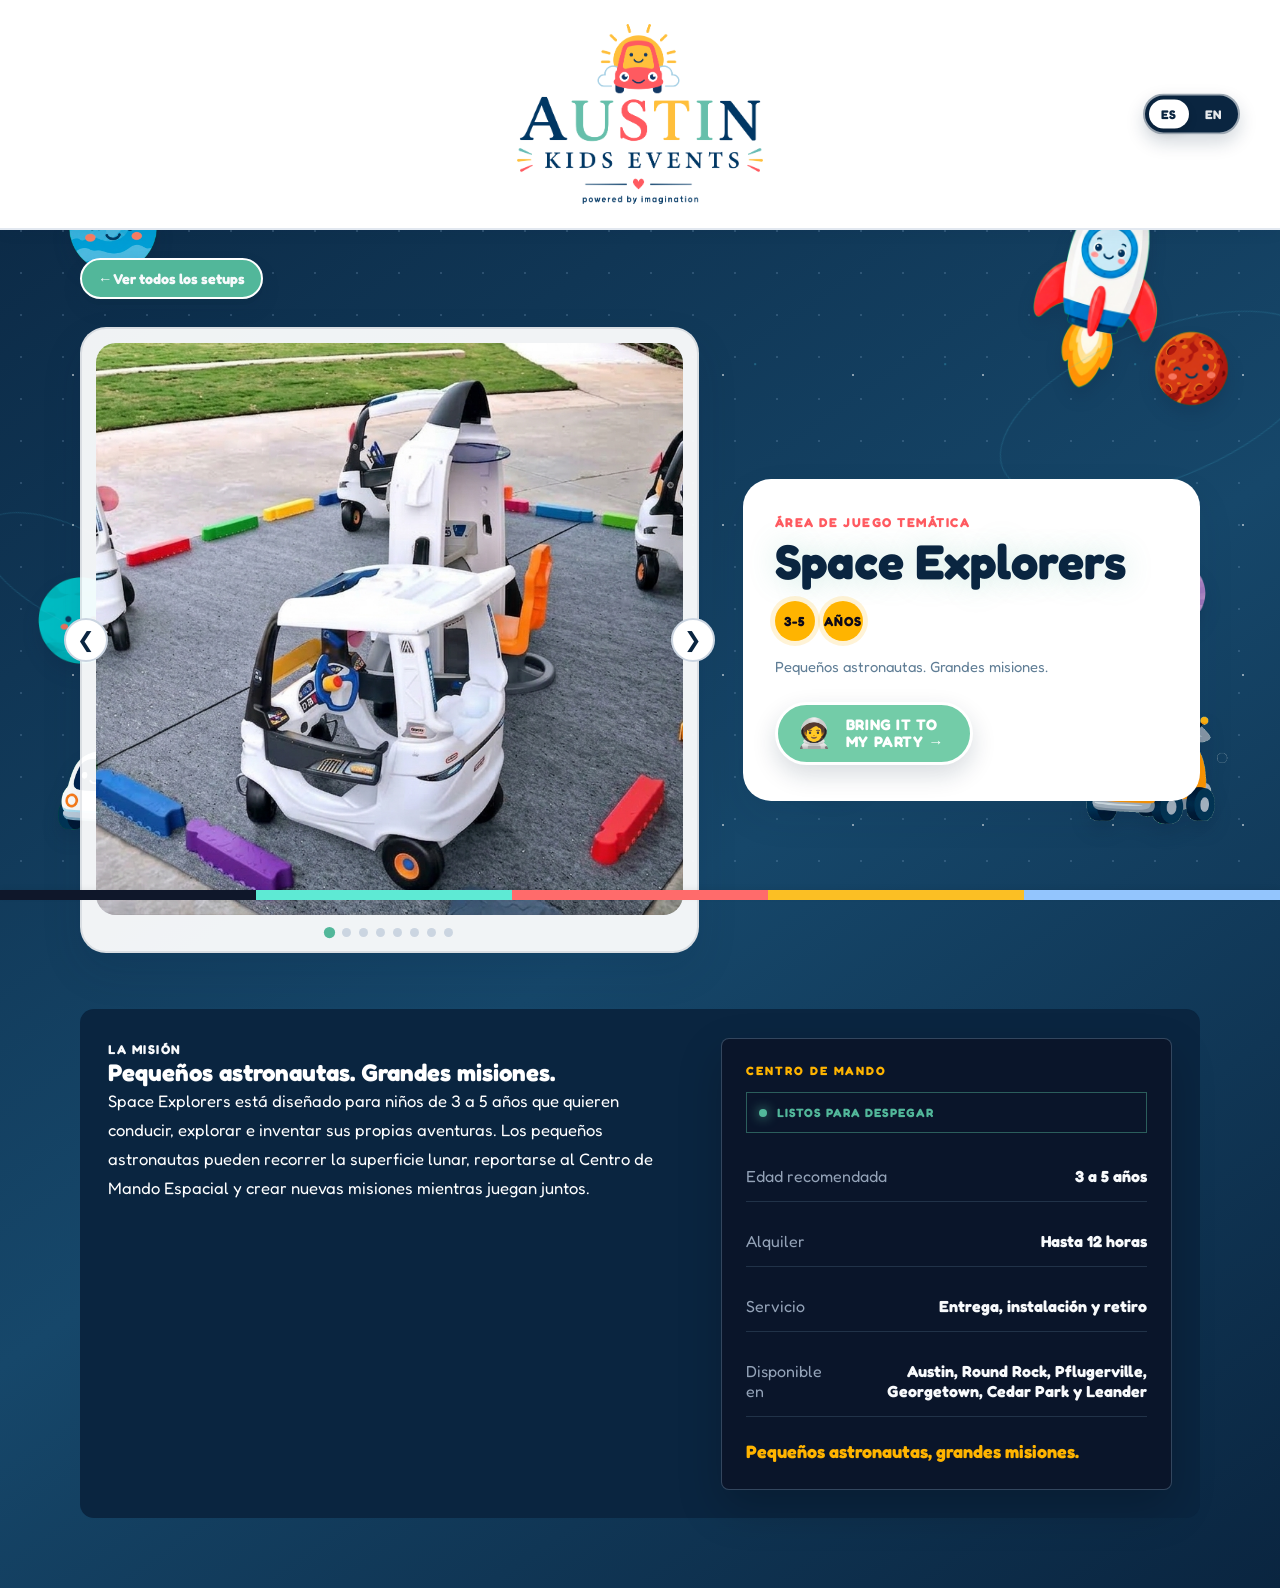
<file: service-space.html>
<!DOCTYPE html>
<html lang="es">
<head>
    <link rel="icon" type="image/png" href="assets/brand/AUSTIN%20KE%20LOGO-2.png">
    <meta charset="UTF-8">
    <meta name="viewport" content="width=device-width, initial-scale=1.0">
    <title>Space Explorers - Austin Kids Events</title>
    <link rel="stylesheet" href="css/styles.css">
    <link rel="stylesheet" href="css/service-detail.css">
</head>
<body class="detail-page theme-space">
    <header class="site-header" role="banner">
        <div class="header-container">
            <a href="/" aria-label="Austin Kids Events - Inicio">
                <img src="assets/brand/AUSTIN KE LOGO-1.png" alt="Austin Kids Events" class="site-logo">
            </a>

            <div class="header-lang-switch" aria-label="Language selector">
                <button type="button" class="lang-option is-active" data-lang="es" aria-label="Cambiar a español" aria-pressed="true">ES</button>
                <button type="button" class="lang-option" data-lang="en" aria-label="Switch to English" aria-pressed="false">EN</button>
            </div>
        </div>
    </header>

    <main class="detail-main">
        <div class="detail-theme-art detail-space-art" aria-hidden="true">
            <img src="assets/setups/space explorers/VECTORES/NAVE.png" alt="" class="detail-prop space-ship">
            <img src="assets/setups/space explorers/VECTORES/PLANETA1.png" alt="" class="detail-prop planet-one">
            <img src="assets/setups/space explorers/VECTORES/PLANETA2.png" alt="" class="detail-prop planet-two">
            <img src="assets/setups/space explorers/VECTORES/PLANETA3.png" alt="" class="detail-prop planet-three">
            <img src="assets/setups/space explorers/VECTORES/PLANETA4.png" alt="" class="detail-prop planet-four">
            <img src="assets/setups/space explorers/VECTORES/PLANETA5.png" alt="" class="detail-prop planet-five">
            <img src="assets/setups/space explorers/VECTORES/PLANETA6.png" alt="" class="detail-prop planet-six">
            <img src="assets/setups/space explorers/VECTORES/CARRO1.png" alt="" class="detail-prop space-car-one">
            <img src="assets/setups/space explorers/VECTORES/CARRO2.png" alt="" class="detail-prop space-car-two">
            <img src="assets/setups/space explorers/VECTORES/CARRO3.png" alt="" class="detail-prop space-car-three">
        </div>
        <div class="space-orbit space-orbit-one" aria-hidden="true"></div>
        <div class="space-orbit space-orbit-two" aria-hidden="true"></div>
        <a class="back-link" href="/services" data-i18n="spaceBack">&larr; View all setups</a>
        <section class="detail-hero" aria-labelledby="service-title">
            <div class="detail-carousel" data-carousel>
                <div class="carousel-window">
                    <div class="carousel-track">
                        <figure class="detail-slide is-active"><img src="assets/setups/space%20explorers/images/principal.jpeg" alt="Space Explorers principal"></figure>
                        <figure class="detail-slide"><img src="assets/setups/space%20explorers/images/2%20r4zexar4zex.jpg.jpeg" alt="Space Explorers rover and mission gear"></figure>
                        <figure class="detail-slide"><img src="assets/setups/space%20explorers/images/3-img.png" alt="Space Explorers activity center"></figure>
                        <figure class="detail-slide"><img src="assets/setups/space%20explorers/images/4-img.png" alt="Space Explorers setup"></figure>
                        <figure class="detail-slide"><img src="assets/setups/space%20explorers/images/6-img.png" alt="Space Explorers setup view"></figure>
                        <figure class="detail-slide"><img src="assets/setups/space%20explorers/images/7-img.png" alt="Space Explorers play area"></figure>
                        <figure class="detail-slide"><img src="assets/setups/space%20explorers/images/WhatsApp%20Image%202026-05-06%20at%204.11.58%20PM%20(4).jpeg" alt="Space Explorers mission detail"></figure>
                        <figure class="detail-slide"><img src="assets/setups/space%20explorers/images/WhatsApp%20Image%202026-05-06%20at%204.11.58%20PM%20(6).jpeg" alt="Space Explorers setup full view"></figure>
                    </div>
                </div>
                <button class="detail-arrow previous" type="button" aria-label="Foto anterior">&#10094;</button>
                <button class="detail-arrow next" type="button" aria-label="Foto siguiente">&#10095;</button>
                <div class="carousel-dots" aria-label="Seleccionar foto"></div>
            </div>
            <div class="detail-intro">
                <span class="detail-kicker" data-i18n="spaceKicker">Interactive party setup</span>
                <h1 id="service-title">Space Explorers</h1>
                <div class="space-age-badge"><span>3-5</span> <span data-i18n="spaceAgeSuffix">years</span></div>
                <p class="detail-lead" data-i18n="spaceLead">Space Explorers turns part of your celebration into a small mission zone where kids can climb aboard, suit up and decide where the expedition goes next.</p>
                <a class="party-pill-btn btn-space" data-sound="assets/sounds/sound-space.mp3" href="/contact-us?setup=space-explorers">
                    <span class="party-btn-icon" aria-hidden="true">🧑‍🚀</span>
                    <span class="party-btn-text">
                        <span class="party-btn-line">BRING IT TO</span>
                        <span class="party-btn-line">MY PARTY &rarr;</span>
                    </span>
                </a>
            </div>
        </section>

        <section class="space-mission" aria-labelledby="info-title">
            <div class="space-mission-copy">
                <span class="detail-kicker" data-i18n="spaceMissionKicker">THE MISSION</span>
                <h2 id="info-title" data-i18n="spaceMissionTitle">Little Astronauts. Big Missions.</h2>
                <p data-i18n="spaceMissionText1">Space Explorers is designed for children ages 3 to 5 who are ready to drive, explore, and invent their own adventures. Little astronauts can cross the lunar surface, report to the Space Command Center, and create new missions while playing together.</p>
            </div>
            <div class="space-command-panel">
                <span class="command-panel-label" data-i18n="spaceCommandLabel">Mission control</span>
                <div class="space-command-screen">
                    <span class="signal-dot"></span>
                    <span data-i18n="spaceReady">READY FOR TAKEOFF</span>
                </div>
                <dl class="spec-list">
                    <div><dt data-i18n="spaceSpecAge">Recommended ages</dt><dd data-i18n="spaceSpecAgeValue">3 to 5 years</dd></div>
                    <div><dt data-i18n="spaceSpecWindow">Rental period</dt><dd data-i18n="spaceSpecWindowValue">Up to 12 hours</dd></div>
                    <div><dt data-i18n="spaceSpecZone">Service</dt><dd data-i18n="spaceSpecZoneValue">Delivery, professional setup, and pickup</dd></div>
                    <div><dt data-i18n="spaceSpecAvailable">Available in</dt><dd data-i18n="spaceSpecAvailableValue">Austin, Round Rock, Pflugerville, Georgetown, Cedar Park, and Leander</dd></div>
                </dl>
                <p class="space-signoff" data-i18n="spaceSignoff">Little astronauts, big missions.</p>
            </div>
        </section>
    </main>

    <div class="brand-bottom-color-bar" aria-hidden="true">
        <span class="color-segment color-1"></span>
        <span class="color-segment color-2"></span>
        <span class="color-segment color-3"></span>
        <span class="color-segment color-4"></span>
        <span class="color-segment color-5"></span>
    </div>
    <script src="js/service-detail.js"></script>
    <script src="js/botones-prueba.js"></script>
    <script src="js/lang-switch.js" defer></script>
</body>
</html>
</file>
<file: css/animations.css>
/* Limpieza inicial */
body, html { margin: 0; padding: 0; overflow-x: hidden; }

.preloader {
    position: fixed;
    inset: 0;
    z-index: 99999;
    background-color: #ffffff;
    display: flex;
    align-items: center;
    justify-content: center;
    transition: opacity 1.2s ease, visibility 1.2s ease;
}

.preloader.fade-out { opacity: 0; visibility: hidden; pointer-events: none; }

.clouds-curtain-container {
    position: absolute;
    inset: 0;
    display: flex;
    z-index: 12;
}

.curtain-half {
    width: 50%;
    height: 100%;
    background-color: transparent;
    pointer-events: none;
}

/* Animación de apertura */
.preloader.open-curtain .curtain-left { transform: translateX(-100%); }
.preloader.open-curtain .curtain-right { transform: translateX(100%); }

.curtain-cloud {
    position: absolute;
    background-image: url('../assets/brand/clouds.png');
    background-size: contain;
    background-repeat: no-repeat;
    z-index: 12;
    opacity: 1;
    animation-fill-mode: both;
}

.preloader.open-curtain .curtain-cloud {
    animation: cloud-clear 2.8s cubic-bezier(0.25, 1, 0.5, 1) var(--cloud-delay) forwards;
}

@keyframes cloud-clear {
    from { opacity: 1; transform: translate(0, 0) scale(1); }
    to { opacity: 0; transform: translate(var(--cloud-x), var(--cloud-y)) scale(0.78); }
}

/* Logo */
.loader-content { position: relative; z-index: 10; }
.brand-logo-loader {
    width: 400px;
    opacity: 0;
    transform: scale(0.3);
    transition: opacity 1.4s ease, transform 1.4s cubic-bezier(0.16, 1, 0.3, 1);
}
.preloader.show-logo .brand-logo-loader { opacity: 1; transform: scale(1); }

@media (max-width: 600px) {
    .brand-logo-loader {
        width: 280px;
    }
}

/* Barra inferior */
.brand-color-bar { position: absolute; bottom: 0; width: 100%; height: 12px; display: flex; z-index: 20; }
.color-block { flex: 1; height: 100%; }
</file>
<file: css/styles.css>
@import url('https://fonts.googleapis.com/css2?family=Fredoka:wght@400;500;600;700&display=swap');

/* ==========================================================================
   AUSTIN KIDS EVENTS - ESTILOS PRINCIPALES (STYLES.CSS)
   ========================================================================== */

/* 1. Reseteo y Variables Globales */
* {
    box-sizing: border-box;
    margin: 0;
    padding: 0;
}

body, html {
    width: 100%;
    min-height: 100vh;
    font-family: 'Fredoka', sans-serif;
    background-color: #f8fafc;
    color: #0A2540;
    overflow-x: hidden;
    -webkit-font-smoothing: antialiased;
}


/* ==========================================================================
   2. HEADER Y LOGO PRINCIPAL (Cabecera limpia y destacada)
   ========================================================================== */
.site-header {
    width: 100%;
    background-color: #ffffff;
    padding: 24px 30px;
    display: flex;
    justify-content: center;
    align-items: center;
    border-bottom: 2px solid #e2e8f0;
    position: relative;
    z-index: 40;
    box-shadow: 0 4px 15px rgba(10, 37, 64, 0.04);
}

.header-container {
    display: flex;
    justify-content: center;
    align-items: center;
    position: relative;
    max-width: 1200px;
    width: 100%;
}

.header-lang-switch {
    position: absolute;
    right: 0;
    top: 50%;
    transform: translateY(-50%);
    display: inline-flex;
    align-items: center;
    gap: 4px;
    padding: 4px;
    border-radius: 999px;
    background: #0A2540;
    box-shadow: 0 8px 18px rgba(10, 37, 64, 0.18);
    border: 2px solid rgba(255, 255, 255, 0.6);
    z-index: 2;
}

.lang-option {
    border: none;
    background: transparent;
    color: rgba(255, 255, 255, 0.9);
    font-family: 'Fredoka', sans-serif;
    font-size: 0.78rem;
    font-weight: 700;
    letter-spacing: 0.04em;
    text-transform: uppercase;
    padding: 7px 12px;
    border-radius: 999px;
    cursor: pointer;
    transition: all 0.2s ease;
}

.lang-option.is-active {
    background: #ffffff;
    color: #0A2540;
    box-shadow: 0 4px 10px rgba(0, 0, 0, 0.12);
}

/* Logo con gran protagonismo visual en la parte superior */
.site-logo {
    height: 180px;
    width: auto;
    max-width: 100%;
    object-fit: contain;
    display: block;
    margin: 0 auto;
}


/* ==========================================================================
   3. LAYOUT PRINCIPAL (Contenedor central del Banner y Botones)
   ========================================================================== */
.site-main {
    width: auto;
    min-height: calc(100vh - 158px);
    display: flex;
    align-items: center;
    justify-content: center;
    padding: clamp(24px, 4vw, 56px) 14px clamp(48px, 5vw, 72px);
    background: transparent;
}

/* Lienzo amplio para dar espacio al cuadro ampliado del carrusel */
.hero-showcase-container {
    position: relative;
    width: 100%;
    max-width: 1240px;
    display: flex;
    flex-direction: column;
    align-items: center;
    justify-content: center;
    margin: 0 auto;
    padding: 0 16px;
}

.hero-copy {
    position: relative;
    width: 100%;
    max-width: 960px;
    margin: 0 auto clamp(16px, 2.2vw, 26px);
    z-index: 3;
    text-align: center;
    padding: 0 12px;
    animation: hero-copy-enter 0.8s ease both;
    transition: all 0.4s ease;
}

/* Título Principal con Relieve y Sombra 3D */
.hero-copy h1 {
    font-family: 'Fredoka', sans-serif;
    max-width: 860px;
    margin: 0 auto 10px;
    font-size: clamp(1.85rem, 3.8vw, 3.2rem);
    line-height: 1.08;
    font-weight: 800;
    text-transform: uppercase;
    letter-spacing: -0.02em;
    text-wrap: balance;
    transition: color 0.4s ease, text-shadow 0.4s ease;
}

body[data-theme="ranch"] .hero-copy h1,
body[data-theme="city"] .hero-copy h1 {
    color: #0A2540;
    text-shadow: 0 3px 0 rgba(255, 255, 255, 0.95), 0 8px 18px rgba(10, 37, 64, 0.16);
}

body[data-theme="space"] .hero-copy h1 {
    color: #FFFFFF;
    text-shadow: 0 0 18px rgba(82, 183, 154, 0.7), 0 3px 6px rgba(0, 0, 0, 0.8);
}

/* Subtítulo Estilizado en Pastilla */
.hero-subtitle {
    display: inline-block;
    margin: 0 auto 12px;
    max-width: 780px;
    font-size: clamp(0.85rem, 1.2vw, 1.08rem);
    line-height: 1.35;
    font-weight: 700;
    padding: 6px 22px;
    border-radius: 999px;
    text-wrap: balance;
    transition: all 0.4s ease;
}

body[data-theme="ranch"] .hero-subtitle,
body[data-theme="city"] .hero-subtitle {
    background: rgba(255, 255, 255, 0.92);
    color: #0A2540;
    box-shadow: 0 4px 14px rgba(10, 37, 64, 0.08);
    border: 1.5px solid rgba(158, 197, 230, 0.6);
}

body[data-theme="space"] .hero-subtitle {
    background: rgba(10, 37, 64, 0.75);
    color: #9EC5E6;
    border: 1.5px solid rgba(82, 183, 154, 0.45);
    box-shadow: 0 0 14px rgba(82, 183, 154, 0.25);
}

/* Descripción */
.hero-description {
    max-width: 820px;
    margin: 0 auto;
    font-size: clamp(0.82rem, 1.05vw, 0.96rem);
    line-height: 1.5;
    font-weight: 500;
    text-wrap: balance;
    transition: all 0.4s ease;
}

body[data-theme="ranch"] .hero-description,
body[data-theme="city"] .hero-description {
    color: #0A2540;
    text-shadow: 0 1px 0 rgba(255, 255, 255, 0.8);
}

body[data-theme="space"] .hero-description {
    color: #E2E8F0;
    text-shadow: 0 2px 6px rgba(0, 0, 0, 0.7);
}

.hero-backdrop-decor {
    position: absolute;
    inset: -72px -165px -48px;
    z-index: 1;
    pointer-events: none;
}

.scene-vector {
    position: absolute;
    display: block;
    height: auto;
    object-fit: contain;
    filter: drop-shadow(0 8px 6px rgba(10, 37, 64, 0.12));
}

.scene-cloud {
    width: 220px;
    opacity: 0.9;
}

.cloud-left { left: 10%; top: 0; }
.cloud-right { right: 10%; top: 8%; transform: scale(0.8); }

.scene-tree {
    width: 470px;
    top: 18%;
}

.scene-tree-left { left: 2%; transform: scale(0.98); transform-origin: bottom left; }
.scene-tree-right { right: 2%; transform: scale(0.86); transform-origin: bottom right; }

.scene-farmer {
    width: 255px;
    left: 14%;
    bottom: -12%;
    transform: rotate(-4deg);
}

.scene-horse {
    width: 440px;
    right: 0;
    bottom: 3%;
    transform: scaleX(-1) rotate(-2deg);
}

.scene-barn {
    width: 350px;
    left: -1%;
    bottom: -3%;
    transform: scale(0.82);
    transform-origin: bottom left;
}

.scene-tractor {
    width: 275px;
    right: 13%;
    bottom: -2%;
    transform: rotate(-5deg);
}

.scene-cow {
    width: 245px;
    left: 26%;
    bottom: -4%;
    transform: scaleX(-1);
}

.scene-chicken {
    width: 155px;
    right: 25%;
    bottom: -2%;
}

.scene-flowers {
    width: 220px;
    bottom: -5%;
}

.flowers-left { left: 32%; }
.flowers-right { right: 31%; transform: scale(0.8); transform-origin: bottom right; }

@keyframes prop-float {
    from { translate: 0 0; }
    to { translate: 0 -10px; }
}


/* ==========================================================================
   4. SECCIÓN DEL CARRUSEL (Más grande hacia arriba, izquierda y derecha)
   ========================================================================== */
.hero-carousel-section {
    width: 100%;
    max-width: 1000px;
    min-width: 0;
    position: relative;
    margin-top: 0;
    margin-inline: auto;
    z-index: 2;
}

.carousel-container {
    position: relative;
    width: 100%;
    min-width: 0;
    box-sizing: border-box;
    background: #ffffff;
    border-radius: 28px;
    padding: 20px;
    box-shadow: 0 20px 45px rgba(10, 37, 64, 0.09);
    border: 2px solid #e2e8f0;
}

.carousel-track-container {
    overflow: hidden;
    width: 100%;
    border-radius: 20px;
    aspect-ratio: 16 / 9.5; 
    background-color: #f1f5f9;
    position: relative;
}

.carousel-caption {
    position: absolute;
    right: 5%;
    bottom: 18px;
    left: 5%;
    display: flex;
    align-items: center;
    justify-content: center;
    gap: clamp(6px, 1.2vw, 14px);
    padding: clamp(7px, 0.8vw, 10px) clamp(10px, 1.5vw, 18px);
    border: 2px solid rgba(255, 255, 255, 0.9);
    border-radius: 999px;
    background: rgba(82, 183, 154, 0.94);
    color: #0A2540;
    font-size: clamp(0.72rem, 1.25vw, 1rem);
    font-weight: 800;
    text-align: center;
    text-shadow: 0 1px 2px rgba(0, 0, 0, 0.25);
    z-index: 4;
    animation: caption-rise 0.9s 0.25s ease both;
}

.caption-spark {
    color: #FFB400;
    font-size: 1.25em;
    animation: spark-pulse 1.8s ease-in-out infinite;
}

.carousel-track {
    list-style: none;
    position: relative;
    width: 100%;
    height: 100%;
    padding: 0;
    margin: 0;
}

.carousel-slide {
    position: absolute;
    top: 0;
    left: 0;
    width: 100%;
    height: 100%;
    display: flex;
    align-items: center;
    justify-content: center;
    opacity: 0;
    visibility: hidden;
    transition: opacity 0.45s ease, visibility 0.45s ease;
}

.carousel-slide.current {
    opacity: 1;
    visibility: visible;
    z-index: 1;
}

.carousel-image {
    width: 100%;
    height: 100%;
    object-fit: cover;
    display: block;
}

/* Flechas de navegación laterales del carrusel */
.carousel-control {
    position: absolute;
    top: 50%;
    transform: translateY(-50%);
    background: #9EC5E6;
    border: 3px solid #ffffff;
    width: clamp(34px, 3.5vw, 48px);
    height: clamp(34px, 3.5vw, 48px);
    border-radius: 50%;
    cursor: pointer;
    box-shadow: 0 4px 12px rgba(0,0,0,0.1);
    font-size: clamp(0.85rem, 1.1vw, 1.1rem);
    color: #0A2540;
    display: flex;
    align-items: center;
    justify-content: center;
    z-index: 10;
    transition: all 0.2s ease;
}

.carousel-control:hover {
    background-color: #52B79A;
    color: #ffffff;
    border-color: #ffffff;
}

.carousel-control.prev { left: clamp(-24px, -2vw, -12px); }
.carousel-control.next { right: clamp(-24px, -2vw, -12px); }


/* ==========================================================================
   5. BOTONES CIRCULARES (Anclados firmemente en la base inferior)
   ========================================================================== */
.action-btn {
    position: absolute;
    bottom: clamp(10px, 2vw, 36px);
    width: clamp(90px, 12vw, 150px);
    height: clamp(90px, 12vw, 150px);
    border-radius: 50%;
    border: 4px solid #ffffff;
    display: flex;
    align-items: center;
    justify-content: center;
    text-align: center;
    padding: clamp(8px, 1.4vw, 18px);
    cursor: pointer;
    font-weight: 700;
    font-size: clamp(0.68rem, 1vw, 0.95rem);
    line-height: 1.25;
    text-decoration: none;
    box-shadow: 0 10px 25px rgba(10, 37, 64, 0.15);
    z-index: 20;
    transition: transform 0.25s ease, box-shadow 0.25s ease;
    animation: action-breathe 3s ease-in-out infinite;
}

.action-btn:hover {
    transform: translateY(-8px) scale(1.05);
    box-shadow: 0 16px 32px rgba(10, 37, 64, 0.22);
}

.action-services {
    left: max(8px, calc((100% - 1060px) / 2));
    background-color: #FF5A60;
    color: #ffffff;
}

.action-contact {
    right: max(8px, calc((100% - 1060px) / 2));
    background-color: #0A2540;
    color: #ffffff;
}

@keyframes hero-copy-enter {
    from { opacity: 0; transform: translateY(14px); }
    to { opacity: 1; transform: translateY(0); }
}

@keyframes caption-rise {
    from { opacity: 0; transform: translateY(12px); }
    to { opacity: 1; transform: translateY(0); }
}

@keyframes spark-pulse {
    0%, 100% { transform: scale(1) rotate(0); }
    50% { transform: scale(1.25) rotate(12deg); }
}

@keyframes action-breathe {
    0%, 100% { box-shadow: 0 10px 25px rgba(10, 37, 64, 0.15); }
    50% { box-shadow: 0 14px 30px rgba(10, 37, 64, 0.24); }
}


/* ==========================================================================
   6. BARRA INFERIOR DECORATIVA DE COLOR
   ========================================================================== */
.brand-bottom-color-bar {
    position: fixed;
    bottom: 0;
    left: 0;
    right: 0;
    width: 100%;
    height: 10px; /* Grosor elegante de la franja */
    display: flex;
    z-index: 9999;
    box-shadow: 0 -2px 5px rgba(0,0,0,0.05);
}

.color-segment {
    flex: 1;
    height: 100%;
}

/* Paleta de colores oficial basada en la referencia visual */
.color-1 { background-color: #0f172a; } /* Azul oscuro / Marino */
.color-2 { background-color: #5eead4; } /* Turquesa suave / Menta */
.color-3 { background-color: #ff6b6b; } /* Coral vibrante */
.color-4 { background-color: #fbbf24; } /* Amarillo cálido / Oro */
.color-5 { background-color: #93c5fd; } /* Azul cielo claro */


/* ==========================================================================
   7. ADAPTABILIDAD MÓVIL (Responsive Design)
   ========================================================================== */
@media (max-width: 960px) {
    .action-services {
        left: 4px;
    }

    .action-contact {
        right: 4px;
    }
}

@media (max-width: 768px) {
    .site-logo {
        height: 100px;
    }

    .site-main {
        padding: 20px 10px 48px;
    }

    .hero-showcase-container {
        display: grid;
        grid-template-columns: repeat(2, 1fr);
        grid-template-rows: auto auto auto;
        align-items: center;
        column-gap: 16px;
        row-gap: 20px;
        padding: 10px 12px 20px;
    }

    .hero-copy {
        position: relative;
        grid-column: 1 / -1;
        grid-row: 1;
        width: 100%;
        margin: 0 0 4px;
        padding: 0;
    }

    .hero-copy h1 {
        font-size: clamp(1.45rem, 6.2vw, 2.1rem);
        line-height: 1.1;
        letter-spacing: -0.02em;
        margin-bottom: 8px;
    }

    .hero-subtitle {
        max-width: 100%;
        font-size: 0.82rem;
        line-height: 1.35;
        padding: 6px 16px;
        margin-bottom: 8px;
    }

    .hero-description {
        font-size: 0.8rem;
        line-height: 1.45;
    }

    .hero-carousel-section {
        grid-column: 1 / -1;
        grid-row: 2;
        width: 100%;
        margin: 0 auto;
    }

    .hero-backdrop-decor {
        inset: -35px -62px -28px;
    }

    .scene-tree { width: 260px; }
    .scene-cloud { width: 112px; }
    .scene-farmer { width: 135px; left: 4%; }
    .scene-horse { width: 230px; right: -8%; }
    .scene-barn { width: 190px; }
    .scene-tractor { width: 150px; right: 5%; }
    .scene-cow { width: 132px; left: 18%; }
    .scene-chicken { width: 84px; right: 18%; }
    .scene-flowers { width: 120px; }

    .carousel-container {
        padding: 10px;
        border-radius: 20px;
    }

    .carousel-caption {
        right: 4%;
        bottom: 12px;
        left: 4%;
        gap: 7px;
        padding: 8px 10px;
        line-height: 1.15;
    }

    .carousel-track-container {
        aspect-ratio: 4 / 3;
    }

    .action-btn {
        position: relative;
        bottom: auto;
        left: auto;
        right: auto;
        width: clamp(92px, 24vw, 120px);
        height: clamp(92px, 24vw, 120px);
        border-width: 3.5px;
        font-size: clamp(0.68rem, 2.2vw, 0.82rem);
        line-height: 1.2;
        padding: 8px;
        justify-self: center;
    }

    .action-services {
        grid-column: 1;
        grid-row: 3;
    }

    .action-contact {
        grid-column: 2;
        grid-row: 3;
    }

    .action-btn:hover {
        transform: translateY(-4px) scale(1.04);
    }
}

body[data-theme="city"] {
    background: #9EC5E6;
}

h1, h2, h3, .card-title-overlay, .rental-cta {
    font-family: 'Fredoka', sans-serif;
}

.back-link {
    display: inline-flex;
    align-items: center;
    gap: 10px;
    margin-bottom: 28px;
    padding: 10px 16px;
    border: 2px solid #ffffff;
    border-radius: 999px;
    background: #0A2540;
    color: #ffffff;
    font-size: 0.9rem;
    font-weight: 800;
    text-decoration: none;
    box-shadow: 0 6px 0 rgba(10, 37, 64, 0.16), 0 10px 20px rgba(10, 37, 64, 0.1);
    transition: transform 0.2s ease, background-color 0.2s ease, box-shadow 0.2s ease;
}

.back-link:hover {
    transform: translateY(-3px);
    background: #FFB400;
    color: #0A2540;
}

.services-back-link {
    position: absolute;
    top: 1.5rem;
    left: max(1rem, calc((100% - 1180px) / 2));
    margin-bottom: 0;
    z-index: 5;
}

.contact-back-link {
    position: relative;
    z-index: 3;
    background: #9EC5E6;
    color: #0A2540;
}
</file>
<file: css/themes.css>
/* ==========================================================================
   THEME SWITCHER SYSTEM (data-theme)
   ========================================================================== */

/* 1. DEFAULT / FARM THEME */
body[data-theme="farm"] {
  --bg-current: #F2F7F2;
  --accent-current: #70E000;
  --cloud-current: #E8F5E9;
  background-color: var(--bg-current);
  transition: background-color var(--transition-theme);
}

body[data-theme="farm"] .icon-1::before { content: "🚜"; }
body[data-theme="farm"] .icon-2::before { content: "🐮"; }
body[data-theme="farm"] .icon-3::before { content: "🌾"; }

/* 2. ASTRONAUT / SPACE THEME */
body[data-theme="astronaut"] {
  --bg-current: #0B0D17;
  --accent-current: #7B2CBF;
  --cloud-current: #1A1C29;
  background-color: var(--bg-current);
  color: #F8F9FA; /* Transición a texto claro en fondo oscuro */
  transition: background-color var(--transition-theme), color var(--transition-theme);
}

body[data-theme="astronaut"] .nav-links a {
  color: #FFFFFF;
}

body[data-theme="astronaut"] .main-header {
  background-color: rgba(11, 13, 23, 0.85);
  border-bottom-color: rgba(255, 255, 255, 0.1);
}

body[data-theme="astronaut"] .icon-1::before { content: "🚀"; }
body[data-theme="astronaut"] .icon-2::before { content: "👨‍🚀"; }
body[data-theme="astronaut"] .icon-3::before { content: "⭐"; }

body[data-theme="city"] {
  --bg-current: #9EC5E6;
  --accent-current: #FF5A60;
  --cloud-current: #ffffff;
  background-color: var(--bg-current);
  transition: background-color var(--transition-theme);
}

body[data-theme="city"] .farm-global-background,
body[data-theme="city"] .space-global-background {
  display: none;
}

body[data-theme="city"] .hero-copy {
  color: #0A2540 !important;
  text-shadow: 0 3px 8px rgba(255, 255, 255, 0.55) !important;
}

body[data-theme="city"] .hero-kicker {
  color: #FF5A60 !important;
}

body[data-theme="city"] .hero-copy h1 {
  color: #0A2540 !important;
  text-shadow: 0 3px 0 rgba(255, 255, 255, 0.72) !important;
}

body[data-theme="city"] .hero-subtitle {
  color: #0A2540 !important;
}

body[data-theme="city"] .hero-subtitle {
  margin-top: 12px;
}

.city-global-background {
  position: fixed;
  inset: 0;
  z-index: 0;
  display: none;
  overflow: hidden;
  pointer-events: none;
  background: linear-gradient(180deg, #9EC5E6 0%, #dff1f3 58%, #FFB400 58%, #FFB400 100%);
}

body[data-theme="city"] .city-global-background {
  display: block;
}

.city-global-background {
  background: linear-gradient(180deg, #9EC5E6 0%, #cfeaf2 58%, #52B79A 58%, #52B79A 100%);
}

.city-cloud {
  position: absolute;
  z-index: 1;
  width: 170px;
  height: auto;
  opacity: 0.92;
  filter: drop-shadow(0 8px 6px rgba(10, 37, 64, 0.12));
}

.city-cloud-one { left: 3%; top: 10%; }
.city-cloud-two { right: 5%; top: 15%; transform: scale(0.72); }
.city-cloud-three { left: 27%; top: 5%; transform: scale(0.58); }
.city-cloud-four { left: 14%; top: 27%; transform: scale(0.68); }
.city-cloud-five { right: 27%; top: 8%; transform: scale(0.48); }
.city-cloud-six { right: 17%; top: 30%; transform: scale(0.62); }

.city-road {
  position: absolute;
  left: -8%;
  right: -8%;
  bottom: 0;
  height: 18%;
  z-index: 2;
  background: #0A2540;
  transform: perspective(280px) rotateX(8deg);
  transform-origin: bottom;
  box-shadow: inset 0 12px 0 #52B79A, inset 0 24px 0 #FFB400;
}

.city-road-upper {
  bottom: 29%;
}

.city-road-lower {
  bottom: 0;
}

.city-road::before {
  content: "";
  position: absolute;
  left: 0;
  right: 0;
  top: 46%;
  height: 8px;
  background: repeating-linear-gradient(90deg, #ffffff 0 54px, transparent 54px 98px);
  opacity: 0.9;
}

.city-road::after {
  content: "";
  position: absolute;
  left: 8%;
  right: 8%;
  top: 69%;
  height: 7px;
  background: repeating-linear-gradient(90deg, #FFB400 0 42px, transparent 42px 76px);
}

.city-prop {
  position: absolute;
  z-index: 3;
  display: block;
  height: auto;
  object-fit: contain;
  filter: drop-shadow(0 10px 7px rgba(10, 37, 64, 0.2));
  pointer-events: auto;
  cursor: pointer;
}

.city-sign { width: 95px; }
.sign-one { left: 5%; bottom: 21%; }
.sign-two { left: 25%; bottom: 7%; width: 75px; }
.sign-three { right: 6%; bottom: 21%; }
.sign-four { right: 24%; bottom: 7%; width: 72px; }
.sign-five { left: 43%; bottom: 21%; width: 78px; }
.sign-six { right: 43%; bottom: 7%; width: 70px; }

.city-car {
  width: 170px;
  bottom: 4%;
  animation: city-car-drive 7s ease-in-out infinite;
}

.city-car.car-one { left: 3%; bottom: 31%; }
.city-car.car-two { left: 25%; width: 145px; bottom: 4%; animation-delay: 0.7s; }
.city-car.car-three { left: 53%; width: 155px; bottom: 31%; animation-delay: 1.2s; }
.city-car.car-four { right: 18%; width: 135px; bottom: 4%; animation-delay: 1.7s; }
.city-car.car-five { right: 2%; width: 175px; bottom: 31%; animation-delay: 2.2s; }

.car-left { transform: scaleX(-1); animation-name: city-car-drive-left; }

@keyframes city-car-drive {
  0%, 100% { translate: -10px 0; }
  50% { translate: 32px -3px; }
}

@keyframes city-car-drive-left {
  0%, 100% { translate: 10px 0; }
  50% { translate: -32px -3px; }
}

@media (max-width: 700px) {
  .city-cloud { width: 92px; }
  .city-cloud-one { left: 1%; top: 11%; }
  .city-cloud-two { right: 1%; top: 17%; }
  .city-cloud-three { left: 31%; top: 5%; }
  .city-cloud-four { left: 12%; top: 28%; }
  .city-cloud-five { right: 25%; top: 9%; }
  .city-cloud-six { right: 8%; top: 31%; }
  .city-road { height: 17%; }
  .city-road-upper { bottom: 30%; }
  .city-road-lower { bottom: 0; }
  .city-sign { width: 54px; }
  .sign-one { left: 1%; bottom: 22%; }
  .sign-two { left: 18%; bottom: 7%; width: 45px; }
  .sign-three { right: 1%; bottom: 22%; }
  .sign-four { right: 17%; bottom: 7%; width: 44px; }
  .sign-five,
  .sign-six { display: none; }
  .city-car { width: 82px; bottom: 4%; }
  .city-car.car-one { left: 0; bottom: 31%; }
  .city-car.car-two { left: 20%; width: 72px; bottom: 4%; }
  .city-car.car-three { left: 43%; width: 76px; bottom: 31%; }
  .city-car.car-four { right: 18%; width: 68px; bottom: 4%; }
  .city-car.car-five { right: -1%; width: 84px; bottom: 31%; }

  body[data-theme="city"] .hero-copy {
    margin-top: 0;
  }

  body[data-theme="city"] .hero-copy h1 {
    max-width: 100%;
    font-size: clamp(1.35rem, 6vw, 2rem);
    line-height: 0.85;
    white-space: normal;
  }

  body[data-theme="city"] .hero-subtitle {
    max-width: 260px;
    margin-top: 14px;
  }

  body[data-theme="city"] .hero-carousel-section {
    margin-top: 2px;
  }

  body[data-theme="city"] .city-road-upper {
    bottom: 8%;
  }

  body[data-theme="city"] .city-sign-two,
  body[data-theme="city"] .city-sign-four,
  body[data-theme="city"] .city-sign-six {
    display: none;
  }
}

/* 3. FUTURE PROOFING: FACILIDAD DE ESCALABILIDAD
   Para agregar un nuevo tema (ej. Princesas), solo añades un bloque aquí:
   
   body[data-theme="princess"] {
     --bg-current: #FFF0F5;
     --accent-current: #FF69B4;
     ...
   }
*/
</file>
<file: css/farm-animation.css>
/* ==========================================================================
   AUSTIN KIDS EVENTS - FONDO ANIMADO DE GRANJA (CORREGIDO Y LIMPIO)
   ========================================================================== */

/* Contenedor fijo del fondo general */
.farm-global-background {
    position: fixed;
    top: 0;
    left: 0;
    width: 100vw;
    height: 100vh;
    z-index: 0; /* Lo ubicamos en la base de la página pero sin apagar las imágenes */
    background: linear-gradient(180deg, #9EC5E6 0%, #dff1f3 54%, #52B79A 55%, #2f987d 100%);
    overflow: hidden;
    pointer-events: none;
}

.farm-grid {
    position: absolute;
    inset: 0;
    opacity: 0.22;
    background-image: radial-gradient(#ffffff 1.2px, transparent 1.2px);
    background-size: 42px 42px;
    mask-image: linear-gradient(to bottom, #000 0%, transparent 55%);
    z-index: 1;
}

.farm-global-background::before,
.farm-global-background::after {
    content: "";
    position: absolute;
    left: -8%;
    width: 116%;
    border-radius: 50% 50% 0 0;
    z-index: 2;
}

.farm-global-background::before {
    bottom: 9%;
    height: 31%;
    background: #52B79A;
    transform: rotate(-3deg);
}

.farm-global-background::after {
    bottom: -8%;
    height: 29%;
    background: #3c9f82;
    transform: rotate(3deg);
    box-shadow: inset 0 20px 0 rgba(10, 37, 64, 0.18);
}

.farm-global-background::after {
    background-image: radial-gradient(rgba(255,255,255,0.4) 1px, transparent 1px);
    background-size: 34px 24px;
}

.farm-orbit {
    position: absolute;
    width: 54vw;
    height: 22vw;
    min-width: 420px;
    min-height: 180px;
    border: 1px solid rgba(255, 255, 255, 0.28);
    border-radius: 50%;
    transform: rotate(-17deg);
    z-index: 1;
}

.orbit-one { top: 10%; left: -12%; }
.orbit-two { right: -14%; bottom: 12%; transform: rotate(18deg); }

.farm-dot {
    position: absolute;
    width: 6px;
    height: 6px;
    border-radius: 50%;
    background: #FFB400;
    box-shadow: 0 0 16px rgba(255, 180, 0, 0.8);
    animation: farm-blink 2.8s ease-in-out infinite;
    z-index: 2;
}

.dot-one { top: 18%; left: 22%; }
.dot-two { top: 32%; right: 18%; animation-delay: 0.8s; }
.dot-three { bottom: 24%; left: 13%; animation-delay: 1.5s; }

.farm-prop {
    position: absolute;
    display: block;
    height: auto;
    object-fit: contain;
    filter: drop-shadow(0 12px 7px rgba(19, 86, 47, 0.22));
    z-index: 3;
    pointer-events: auto;
    cursor: pointer;
    touch-action: manipulation;
}

.farm-prop.is-pressed {
    animation: prop-press 0.65s cubic-bezier(0.2, 0.8, 0.2, 1);
}

@keyframes prop-press {
    0% { scale: 1; }
    35% { scale: 1.12; translate: 0 -18px; }
    70% { scale: 0.96; translate: 0 3px; }
    100% { scale: 1; translate: 0 0; }
}

.prop-cloud { width: 170px; opacity: 0.95; }
.cloud-one { top: 11%; left: 5%; }
.cloud-two { top: 18%; right: 5%; transform: scale(0.72); }
.cloud-three { top: 5%; left: 31%; transform: scale(0.58); }
.cloud-four { top: 25%; left: 17%; transform: scale(0.68); }
.cloud-five { top: 8%; right: 25%; transform: scale(0.48); }
.cloud-six { top: 29%; right: 29%; transform: scale(0.62); }
.cloud-seven { top: 3%; left: 10%; transform: scale(0.38); }
.cloud-eight { top: 15%; left: 47%; transform: scale(0.42); }
.cloud-nine { top: 20%; right: 14%; transform: scale(0.38); }
.cloud-ten { top: 34%; left: 38%; transform: scale(0.46); }

.prop-barn { width: 250px; left: 8%; bottom: 2%; animation: barn-sway 5s ease-in-out infinite; transform-origin: bottom center; }
.prop-farmer { width: 190px; left: 39%; bottom: 4%; animation: farmer-bob 4.2s ease-in-out infinite; transform-origin: bottom center; }
.prop-tractor { width: 190px; bottom: 3%; }
.tractor-one { left: 23%; transform: rotate(-5deg); animation: tractor-roll-one 8s ease-in-out infinite; }
.tractor-two { right: 20%; transform: scaleX(-1) rotate(-5deg); animation: tractor-roll-two 9s ease-in-out infinite; }
.prop-horse { width: 250px; bottom: 22%; animation: horse-step 4.5s ease-in-out infinite; transform-origin: bottom center; }
.horse-one { right: 4%; }
.horse-two { right: 23%; bottom: 18%; width: 215px; transform: scaleX(-1); animation-delay: 0.8s; }
.prop-cow { width: 190px; bottom: 19%; animation: cow-bob 3.8s ease-in-out infinite; transform-origin: bottom center; }
.cow-one { left: 5%; }
.cow-two { left: 20%; width: 165px; bottom: 17%; animation-delay: 0.5s; }

@keyframes barn-sway {
    0%, 100% { transform: rotate(0deg); }
    50% { transform: rotate(-1deg); }
}

@keyframes tractor-roll-one {
    0%, 100% { translate: 0 0; rotate: -5deg; }
    50% { translate: 14px -3px; rotate: -2deg; }
}

@keyframes tractor-roll-two {
    0%, 100% { translate: 0 0; rotate: -5deg; }
    50% { translate: -12px -3px; rotate: -8deg; }
}

@keyframes horse-step {
    0%, 100% { translate: 0 0; rotate: -1deg; }
    35% { translate: -8px -5px; rotate: 1deg; }
    70% { translate: 5px 0; rotate: -2deg; }
}

@keyframes cow-bob {
    0%, 100% { translate: 0 0; rotate: 0deg; }
    50% { translate: 5px -7px; rotate: 2deg; }
}

@keyframes chicken-hop {
    0%, 100% { translate: 0 0; }
    45% { translate: -4px -10px; }
    60% { translate: 3px 0; }
}

@keyframes flowers-sway {
    from { rotate: -2deg; }
    to { rotate: 2deg; }
}

@keyframes farm-blink {
    0%, 100% { opacity: 0.45; transform: scale(1); }
    50% { opacity: 1; transform: scale(1.5); }
}

/* Sol radiante en la esquina superior derecha */
.farm-sun {
    position: absolute;
    top: 8%;
    right: 12%;
    width: 84px;
    height: 84px;
    background-color: #ffe45c;
    border-radius: 50%;
    box-shadow: 0 0 40px rgba(251, 191, 36, 0.6);
    animation: pulse-sun 4s ease-in-out infinite alternate;
    display: none;
}

.farm-sun,
.farm-cloud,
.farm-rainbow,
.farm-balloon,
.farm-mountains,
.farm-hills-silhouette,
.farm-background-elements,
.hero-backdrop-decor { display: none; }

/* Nubes flotantes a lo ancho de la pantalla */
.farm-cloud {
    position: absolute;
    background: #ffffff;
    border-radius: 50px;
    opacity: 0.85;
    animation: float-clouds linear infinite;
}

.farm-cloud::before,
.farm-cloud::after {
    content: "";
    position: absolute;
    bottom: 6px;
    width: 46%;
    height: 90%;
    background: inherit;
    border-radius: 50%;
}

.farm-cloud::before { left: 12%; }
.farm-cloud::after { right: 10%; width: 38%; height: 72%; }

.farm-cloud.c1 { width: 100px; height: 30px; top: 17%; left: 5%; animation: none; }
.farm-cloud.c2 { width: 130px; height: 38px; top: 28%; right: 5%; left: auto; animation: none; }
.farm-cloud.c3 { width: 76px; height: 24px; top: 10%; left: 46%; animation: none; }

.farm-rainbow {
    position: absolute;
    left: 7%;
    bottom: 24%;
    width: 170px;
    height: 85px;
    border: 12px solid #ff5964;
    border-bottom: 0;
    border-radius: 170px 170px 0 0;
    transform: rotate(-8deg);
    opacity: 0.9;
    box-shadow: inset 0 0 0 12px #ffbf3f, inset 0 0 0 24px #60c96e, inset 0 0 0 36px #55b8ed;
    display: none;
}

.farm-balloon {
    position: absolute;
    top: 17%;
    right: 7%;
    width: 72px;
    height: 105px;
    animation: balloon-drift 6s ease-in-out infinite alternate;
    display: none;
}

.balloon-envelope {
    position: absolute;
    top: 0;
    left: 4px;
    width: 64px;
    height: 74px;
    border-radius: 50% 50% 45% 45%;
    background: repeating-linear-gradient(90deg, #ef4f4f 0 12px, #ffd44d 12px 24px);
    border: 3px solid rgba(255,255,255,0.75);
}

.balloon-basket {
    position: absolute;
    bottom: 5px;
    left: 26px;
    width: 22px;
    height: 16px;
    background: #9a5d32;
    border: 2px solid #703d25;
}

.farm-mountains {
    position: absolute;
    left: -5%;
    bottom: 18%;
    width: 110%;
    height: 32%;
    background: #83cce8;
    clip-path: polygon(0 100%, 0 72%, 13% 28%, 22% 63%, 34% 12%, 45% 62%, 57% 24%, 70% 70%, 82% 18%, 100% 66%, 100% 100%);
    opacity: 0.9;
    display: none;
}

.farm-mountains::after {
    content: "";
    position: absolute;
    inset: 20% 0 0;
    background: #62b86c;
    clip-path: polygon(0 100%, 0 55%, 15% 28%, 27% 67%, 40% 25%, 52% 72%, 66% 38%, 78% 68%, 91% 30%, 100% 58%, 100% 100%);
}

/* Pradera inferior sutil */
.farm-hills-silhouette {
    position: absolute;
    bottom: 0;
    left: 0;
    width: 100%;
    height: 20vh;
    background: #69cf3b;
    clip-path: ellipse(70% 65% at 50% 100%);
    opacity: 0.95;
    display: none;
}

/* Elementos animados de fondo (Tractor y animales cruzando por detrás) */
.farm-background-elements {
    position: absolute;
    width: 100%;
    height: 100%;
    top: 0;
    left: 0;
    pointer-events: none;
}

.farm-tree {
    position: absolute;
    bottom: 12%;
    width: 34px;
    height: 125px;
    background: #7a492c;
    border-radius: 12px;
    display: none;
}

.farm-tree::before,
.farm-tree::after,
.farm-tree span {
    content: "";
    position: absolute;
    width: 92px;
    height: 92px;
    background: #218c3b;
    border-radius: 50%;
}

.farm-tree::before { top: -38px; left: -34px; }
.farm-tree::after { top: -63px; left: -4px; background: #39a843; }
.farm-tree span { top: -25px; left: 24px; background: #157532; }
.tree-left { left: 3%; transform: scale(0.8); }
.tree-right { right: 2%; transform: scale(0.65); }

@keyframes balloon-drift {
    from { transform: translateY(0) rotate(-3deg); }
    to { transform: translateY(-18px) rotate(3deg); }
}

/* Aseguramos que la tarjeta principal del carrusel y el header estén por encima del fondo */
.site-header, 
.site-main {
    position: relative;
    z-index: 2;
}


/* ==========================================================================
   KEYFRAMES DE ANIMACIÓN
   ========================================================================== */

@keyframes pulse-sun {
    0% { transform: scale(1); box-shadow: 0 0 30px rgba(251, 191, 36, 0.4); }
    100% { transform: scale(1.06); box-shadow: 0 0 50px rgba(251, 191, 36, 0.7); }
}

@keyframes float-clouds {
    0% { transform: translateX(0); }
    100% { transform: translateX(120vw); }
}

@keyframes drive-tractor-bg {
    0% { transform: translateX(0) translateY(0); }
    30% { transform: translateX(35vw) translateY(-3px) rotate(-2deg); }
    60% { transform: translateX(70vw) translateY(0) rotate(0deg); }
    100% { transform: translateX(115vw) translateY(0); }
}

@keyframes bounce-animal-bg {
    0%, 100% { transform: translateY(0); }
    50% { transform: translateY(-8px); }
}

@media (max-width: 700px) {
    .farm-orbit { min-width: 280px; min-height: 120px; }
    .farm-prop:not(.prop-cloud) { display: block; }
    .prop-cloud { width: 92px; }
    .prop-barn { width: 72px; left: -2%; top: 47%; bottom: auto; }
    .prop-farmer { width: 88px; left: 37%; top: 73%; bottom: auto; }
    .prop-tractor { width: 62px; top: 79%; bottom: auto; }
    .tractor-one { left: 13%; }
    .tractor-two { right: 8%; }
    .prop-horse { width: 78px; top: 48%; bottom: auto; }
    .horse-one { right: -3%; }
    .horse-two { right: 18%; top: 65%; bottom: auto; width: 70px; }
    .prop-cow { width: 68px; top: 60%; bottom: auto; }
    .cow-one { left: -1%; }
    .cow-two { left: 15%; top: 69%; bottom: auto; width: 60px; }
}

@media (min-width: 701px) and (max-width: 1100px) {
    .prop-cloud { width: 125px; }
    .prop-barn { width: 185px; left: 1%; }
    .prop-tractor { width: 135px; }
    .tractor-one { left: 16%; }
    .tractor-two { right: 14%; }
    .prop-horse { width: 180px; right: 0; bottom: 24%; }
    .prop-cow { width: 140px; left: 10%; bottom: 23%; }
}
</file>
<file: css/space-animation.css>
/* SPACE EXPLORERS THEME */

body[data-theme="space"] {
    --space-ink: #ffffff;
    --space-muted: #9EC5E6;
    --space-cyan: #52B79A;
    --space-lime: #FFB400;
    --space-violet: #FF5A60;
    background: #0A2540;
    color: var(--space-ink);
}

body[data-theme="space"] .site-header {
    background: #ffffff;
    border-bottom-color: #e2e8f0;
    box-shadow: 0 4px 15px rgba(10, 37, 64, 0.04);
}

body[data-theme="space"] .site-main {
    background: transparent;
}

body[data-theme="space"] .farm-global-background {
    display: none;
}

.space-global-background {
    position: fixed;
    inset: 0;
    z-index: 0;
    display: none;
    overflow: hidden;
    pointer-events: none;
    background:
        radial-gradient(circle at 72% 18%, rgba(255, 180, 0, 0.18), transparent 24%),
        radial-gradient(circle at 18% 72%, rgba(82, 183, 154, 0.2), transparent 25%),
        linear-gradient(145deg, #0A2540 0%, #16476a 58%, #0A2540 100%);
}

body[data-theme="space"] .space-global-background {
    display: block;
}

.space-stars {
    position: absolute;
    inset: 0;
    opacity: 0.75;
    background-image: radial-gradient(#9EC5E6 1px, transparent 1px);
    background-size: 58px 58px;
    mask-image: linear-gradient(to bottom, #000 0%, transparent 95%);
    animation: space-stars-drift 18s linear infinite;
}

.space-orbit {
    position: absolute;
    width: 58vw;
    height: 24vw;
    min-width: 430px;
    min-height: 180px;
    border: 1px solid rgba(158, 197, 230, 0.32);
    border-radius: 50%;
}

.space-orbit.orbit-one {
    top: 12%;
    left: -12%;
    transform: rotate(-16deg);
}

.space-orbit.orbit-two {
    right: -14%;
    bottom: 9%;
    transform: rotate(17deg);
}

.space-prop {
    position: absolute;
    z-index: 2;
    display: block;
    height: auto;
    object-fit: contain;
    filter: drop-shadow(0 14px 10px rgba(0, 0, 0, 0.3));
    pointer-events: auto;
    cursor: pointer;
    touch-action: manipulation;
}

.space-astronaut {
    width: 230px;
    left: 7%;
    bottom: 13%;
    animation: astronaut-float 5s ease-in-out infinite;
}

.space-ship {
    width: 250px;
    right: 5%;
    bottom: 17%;
    animation: ship-hover 4.5s ease-in-out infinite;
}

.space-planet {
}

.planet-one { width: 145px; left: 3%; top: 17%; animation: planet-drift 8s ease-in-out infinite alternate; }
.planet-two { width: 125px; right: 8%; top: 23%; animation: planet-drift 9s 0.8s ease-in-out infinite alternate; }
.planet-three { width: 170px; left: 27%; bottom: 8%; animation: planet-pulse 6s ease-in-out infinite; }
.planet-four { width: 130px; right: 28%; top: 7%; animation: planet-drift 7s ease-in-out infinite alternate; }
.planet-five { width: 105px; left: 17%; bottom: 24%; animation: planet-pulse 7s 0.5s ease-in-out infinite; }
.planet-six { width: 105px; right: 3%; bottom: 29%; animation: planet-drift 8s 0.3s ease-in-out infinite alternate; }

.space-car {
    width: 150px;
    bottom: 5%;
    animation: car-roll 6s ease-in-out infinite;
}

.car-one { left: 4%; }
.car-two { left: 43%; width: 125px; bottom: 2%; animation-delay: 0.8s; }
.car-three { right: 5%; width: 155px; bottom: 7%; animation-delay: 1.5s; }

.space-star {
    width: 54px;
    animation: star-twinkle 2.5s ease-in-out infinite;
}

.space-star.star-one { left: 25%; top: 20%; }
.space-star.star-two { right: 26%; top: 31%; animation-delay: 0.7s; }
.space-star.star-three { left: 17%; bottom: 28%; width: 38px; animation-delay: 1.4s; }
.space-star.star-four { right: 13%; top: 12%; width: 42px; animation-delay: 0.35s; }
.space-star.star-five { left: 36%; top: 32%; width: 32px; animation-delay: 1.05s; }
.space-star.star-six { right: 39%; bottom: 26%; width: 44px; animation-delay: 1.7s; }
.space-star.star-seven { left: 8%; bottom: 17%; width: 28px; animation-delay: 2.1s; }

body[data-theme="space"] .hero-kicker {
    color: var(--space-lime);
}

body[data-theme="space"] .hero-copy h1 {
    color: var(--space-ink);
    text-shadow: 0 4px 14px rgba(82, 183, 154, 0.35);
}

body[data-theme="space"] .hero-subtitle {
    color: var(--space-muted);
}

body[data-theme="space"] .carousel-caption {
    background: rgba(82, 183, 154, 0.94);
    border-color: #ffffff;
    color: #0A2540;
}

body[data-theme="space"] .caption-spark {
    color: #FFB400;
}

body[data-theme="space"] .action-services {
    background: #FF5A60;
    color: #ffffff;
}

body[data-theme="space"] .action-contact {
    background: #0A2540;
    color: #ffffff;
}

.space-prop.is-pressed {
    animation: space-press 0.65s cubic-bezier(0.2, 0.8, 0.2, 1);
}

@keyframes astronaut-float {
    0%, 100% { translate: 0 0; rotate: -3deg; }
    50% { translate: 12px -16px; rotate: 3deg; }
}

@keyframes ship-hover {
    0%, 100% { translate: 0 0; rotate: 4deg; }
    50% { translate: -14px -10px; rotate: -3deg; }
}

@keyframes car-roll {
    0%, 100% { translate: 0 0; rotate: -2deg; }
    50% { translate: 10px -5px; rotate: 2deg; }
}

@keyframes planet-drift {
    from { translate: 0 0; }
    to { translate: 10px -14px; }
}

@keyframes planet-pulse {
    0%, 100% { scale: 1; }
    50% { scale: 1.04; }
}

@keyframes saturn-float {
    0%, 100% { translate: 0 0; rotate: -8deg; }
    50% { translate: -10px 12px; rotate: 3deg; }
}

@keyframes star-twinkle {
    0%, 100% { opacity: 0.45; scale: 0.85; }
    50% { opacity: 1; scale: 1.2; }
}

@keyframes space-stars-drift {
    from { background-position: 0 0; }
    to { background-position: 58px 58px; }
}

@keyframes space-press {
    0% { scale: 1; }
    35% { scale: 1.14; translate: 0 -18px; }
    70% { scale: 0.97; translate: 0 3px; }
    100% { scale: 1; translate: 0 0; }
}

@media (max-width: 700px) {
    .space-orbit { min-width: 280px; min-height: 120px; }
    .space-ship { width: 125px; right: -5%; bottom: 25%; }
    .planet-one { width: 72px; left: 1%; top: 16%; }
    .planet-two { width: 66px; right: 2%; top: 22%; }
    .planet-three { width: 92px; left: 23%; bottom: 11%; }
    .planet-four { width: 72px; right: 27%; top: 8%; }
    .planet-five { width: 60px; left: 8%; bottom: 27%; }
    .planet-six { width: 58px; right: 4%; bottom: 32%; }
    .space-car { width: 78px; bottom: 3%; }
    .car-one { left: 2%; }
    .car-two { left: 39%; width: 68px; bottom: 2%; }
    .car-three { right: 2%; width: 82px; bottom: 4%; }
}

@media (prefers-reduced-motion: reduce) {
    .space-stars,
    .space-prop,
    .space-star { animation: none; }
}
</file>
<file: css/contact.css>
.contact-page {
    min-height: 100vh;
    background: linear-gradient(180deg, #9EC5E6 0%, #dff1f3 52%, #52B79A 100%);
    color: #0A2540;
}

.contact-page .site-header {
    padding: 18px 30px;
    background: #ffffff;
    border-bottom-color: rgba(10, 37, 64, 0.12);
}

.contact-page .site-logo {
    height: 150px;
}

.contact-main {
    position: relative;
    min-height: calc(100vh - 138px);
    padding: 36px 18px 84px;
    overflow: hidden;
}

.top-nav-bar {
    width: min(760px, 100%);
    margin: 0 auto 24px;
    display: flex;
    justify-content: space-between;
    align-items: center;
    flex-wrap: wrap;
    gap: 14px;
    position: relative;
    z-index: 10;
}

.contact-tabs-toggle {
    display: inline-flex;
    background: rgba(255, 255, 255, 0.95);
    padding: 5px;
    border-radius: 999px;
    border: 2px solid #9EC5E6;
    box-shadow: 0 8px 24px rgba(10, 37, 64, 0.08);
    gap: 4px;
}

.tab-pill {
    display: inline-flex;
    align-items: center;
    gap: 6px;
    padding: 8px 16px;
    border-radius: 999px;
    text-decoration: none;
    font-size: 0.86rem;
    font-weight: 800;
    color: #5F7D95;
    transition: all 0.25s ease;
}

.tab-pill:hover {
    color: #0A2540;
    background: rgba(158, 197, 230, 0.2);
}

.tab-pill.active {
    background: #FF5A60;
    color: #ffffff;
    box-shadow: 0 4px 12px rgba(255, 90, 96, 0.35);
}

.tab-icon {
    font-size: 1.1em;
}

.contact-panel {
    position: relative;
    z-index: 2;
    width: min(760px, 100%);
    margin: 0 auto;
    padding: clamp(24px, 5vw, 52px);
    border: 3px solid #ffffff;
    border-radius: 24px;
    background: #ffffff;
    box-shadow: 0 22px 45px rgba(10, 37, 64, 0.18);
}

.contact-intro { margin-bottom: 30px; text-align: center; }
.contact-kicker { margin-bottom: 8px; color: #FF5A60; font-size: 0.75rem; font-weight: 800; letter-spacing: 0.15em; }
.contact-intro h1 { margin: 0; color: #0A2540; font-family: 'Fredoka', sans-serif; font-size: clamp(2rem, 5vw, 3.5rem); line-height: 1; }
.contact-intro p:last-child { max-width: 520px; margin: 14px auto 0; color: #5F7D95; font-size: 1rem; line-height: 1.5; }

.event-form { display: grid; gap: 22px; }
.form-grid { display: grid; gap: 18px; }
.form-grid-two { grid-template-columns: repeat(2, minmax(0, 1fr)); }
.form-field { display: grid; gap: 8px; color: #0A2540; font-size: 0.85rem; font-weight: 800; }
.form-field input,
.form-field select { width: 100%; min-height: 48px; padding: 11px 13px; border: 2px solid #9EC5E6; border-radius: 8px; background: #f8fcff; color: #0A2540; font: inherit; font-weight: 500; outline: none; }
.form-field input:focus,
.form-field select:focus { border-color: #52B79A; box-shadow: 0 0 0 3px rgba(82, 183, 154, 0.2); }
.form-field small { color: #5F7D95; font-size: 0.72rem; font-weight: 500; }

.form-group { padding: 0; border: 0; }
.form-group legend { margin-bottom: 12px; color: #0A2540; font-size: 0.85rem; font-weight: 800; }
.check-grid { display: grid; grid-template-columns: repeat(3, minmax(0, 1fr)); gap: 10px; }
.check-option { display: flex; align-items: center; gap: 9px; min-height: 48px; padding: 10px 12px; border: 2px solid #9EC5E6; border-radius: 8px; background: #f8fcff; color: #0A2540; font-size: 0.86rem; font-weight: 700; cursor: pointer; }
.check-option:has(input:checked) { border-color: #52B79A; background: #e8f7f2; }
.check-option input { width: 18px; height: 18px; accent-color: #FF5A60; }

.form-submit { justify-self: center; display: inline-flex; align-items: center; gap: 16px; min-height: 52px; padding: 13px 22px; border: 0; border-radius: 999px; background: #FF5A60; color: #ffffff; font: inherit; font-weight: 800; cursor: pointer; box-shadow: 0 6px 0 rgba(10, 37, 64, 0.18); transition: transform 0.2s ease, background-color 0.2s ease; }
.form-submit:hover:not(:disabled) { transform: translateY(-2px); background: #0A2540; }
.form-submit:disabled { opacity: 0.75; cursor: not-allowed; }

/* Tarjeta de Confirmación / Éxito */
.form-success-card {
    text-align: center;
    padding: 10px 0;
    animation: fadeInScale 0.45s ease forwards;
}

@keyframes fadeInScale {
    from { opacity: 0; transform: scale(0.94); }
    to { opacity: 1; transform: scale(1); }
}

.success-icon {
    font-size: 3.5rem;
    margin-bottom: 12px;
    animation: bounceIcon 1s ease infinite alternate;
}

@keyframes bounceIcon {
    from { transform: translateY(0); }
    to { transform: translateY(-6px); }
}

.form-success-card h2 {
    font-size: clamp(1.8rem, 4vw, 2.5rem);
    color: #0A2540;
    margin-bottom: 8px;
}

.success-lead {
    font-size: 1.1rem;
    color: #5F7D95;
    margin-bottom: 24px;
}

.success-lead strong {
    color: #0A2540;
}

.success-summary-box {
    background: #f8fcff;
    border: 2px dashed #9EC5E6;
    border-radius: 16px;
    padding: 18px 24px;
    max-width: 480px;
    margin: 0 auto 20px;
    display: flex;
    flex-direction: column;
    gap: 8px;
    text-align: left;
}

.summary-item {
    display: flex;
    justify-content: space-between;
    align-items: center;
    font-size: 0.92rem;
}

.summary-label {
    color: #5F7D95;
    font-weight: 700;
}

.summary-item strong {
    color: #0A2540;
    font-weight: 800;
}

.success-note {
    max-width: 500px;
    margin: 0 auto 24px;
    font-size: 0.92rem;
    color: #5F7D95;
    line-height: 1.5;
}

.success-actions {
    display: flex;
    flex-direction: column;
    align-items: center;
    gap: 12px;
}

.success-wa-btn {
    display: inline-flex;
    align-items: center;
    gap: 10px;
    padding: 12px 24px;
    border-radius: 999px;
    background: #25D366;
    color: #ffffff;
    font-weight: 800;
    text-decoration: none;
    box-shadow: 0 4px 14px rgba(37, 211, 102, 0.4);
    transition: transform 0.2s ease;
}

.success-wa-btn:hover {
    transform: translateY(-2px);
}

.success-reset-btn {
    background: transparent;
    border: none;
    color: #5F7D95;
    font-family: inherit;
    font-size: 0.86rem;
    font-weight: 700;
    text-decoration: underline;
    cursor: pointer;
    padding: 6px;
}

.success-reset-btn:hover {
    color: #0A2540;
}

.contact-cloud { position: absolute; z-index: 1; width: 190px; height: 110px; background: url('../assets/setups/texas ranch/VECTORES/clouds.png') center / contain no-repeat; opacity: 0.72; }
.contact-cloud-one { top: 8%; left: -35px; }
.contact-cloud-two { top: 28%; right: -45px; transform: scale(0.72); }

@media (max-width: 600px) {
    .contact-page .site-header { padding: 14px 18px; }
    .contact-page .site-logo { height: 62px; }
    .contact-main { padding: 28px 12px 62px; }
    .contact-panel { padding: 24px 18px 28px; border-radius: 18px; }
    .form-grid-two,
    .check-grid { grid-template-columns: 1fr; }
    .contact-cloud { width: 110px; }
}
</file>
<file: css/directory.css>
/* ==========================================================================
   AUSTIN KIDS EVENTS - ESTILOS DE DIRECTORIO & STORYTELLING (DIRECTORY.CSS)
   ========================================================================== */

.directory-page {
    min-height: 100vh;
    background: linear-gradient(180deg, #9EC5E6 0%, #e2f4f5 35%, #ffffff 70%, #dff2ec 100%);
    color: #0A2540;
    position: relative;
    overflow-x: hidden;
}

.directory-page .site-header {
    background: #ffffff;
    padding: 18px 30px;
    border-bottom: 2px solid rgba(10, 37, 64, 0.08);
}

.directory-page .site-logo {
    height: 150px;
}

/* Decoraciones de Fondo */
.directory-bg-decor {
    position: fixed;
    inset: 0;
    pointer-events: none;
    z-index: 0;
    overflow: hidden;
}

.directory-cloud {
    position: absolute;
    background-image: url('../assets/setups/texas ranch/VECTORES/clouds.png');
    background-size: contain;
    background-repeat: no-repeat;
    background-position: center;
    opacity: 0.65;
}

.cloud-top-left {
    width: 220px;
    height: 120px;
    top: 5%;
    left: -40px;
    animation: cloudDriftSlow 30s linear infinite alternate;
}

.cloud-top-right {
    width: 260px;
    height: 140px;
    top: 8%;
    right: -50px;
    animation: cloudDriftFast 24s linear infinite alternate;
}

.cloud-bottom-left {
    width: 240px;
    height: 130px;
    bottom: 15%;
    left: -60px;
    opacity: 0.45;
}

.cloud-bottom-right {
    width: 280px;
    height: 150px;
    bottom: 20%;
    right: -60px;
    opacity: 0.45;
}

.directory-sun {
    position: absolute;
    width: 240px;
    height: 240px;
    top: -50px;
    right: 8%;
    background: url('../assets/brand/sun.png') center/contain no-repeat;
    filter: drop-shadow(0 10px 25px rgba(255, 180, 0, 0.35));
    animation: sunPulse 6s ease-in-out infinite alternate;
    opacity: 0.85;
}

@keyframes sunPulse {
    0% { transform: scale(1) rotate(0deg); }
    100% { transform: scale(1.08) rotate(12deg); }
}

@keyframes cloudDriftSlow {
    from { transform: translateX(0); }
    to { transform: translateX(45px); }
}

@keyframes cloudDriftFast {
    from { transform: translateX(0); }
    to { transform: translateX(-40px); }
}

/* ==========================================================================
   LAYOUT Y NAVEGACIÓN
   ========================================================================== */
.directory-main {
    position: relative;
    z-index: 1;
    min-height: calc(100vh - 138px);
    padding: 36px 20px 90px;
}

.directory-container {
    max-width: 980px;
    margin: 0 auto;
    display: flex;
    flex-direction: column;
    gap: 48px;
}

.top-nav-bar {
    max-width: 980px;
    margin: 0 auto 28px;
    display: flex;
    justify-content: space-between;
    align-items: center;
    flex-wrap: wrap;
    gap: 16px;
}

.directory-back-link {
    display: inline-flex;
    align-items: center;
    gap: 8px;
    padding: 10px 20px;
    border: 2px solid #ffffff;
    border-radius: 999px;
    background: #0A2540;
    color: #ffffff;
    font-size: 0.92rem;
    font-weight: 700;
    text-decoration: none;
    box-shadow: 0 6px 0 rgba(10, 37, 64, 0.18), 0 10px 20px rgba(10, 37, 64, 0.12);
    transition: transform 0.2s ease, background 0.2s ease;
}

.directory-back-link:hover {
    transform: translateY(-2px);
    background: #FF5A60;
}

/* Selector de Pestañas (Directorio vs Formulario) */
.contact-tabs-toggle {
    display: inline-flex;
    background: rgba(255, 255, 255, 0.95);
    padding: 6px;
    border-radius: 999px;
    border: 2px solid #9EC5E6;
    box-shadow: 0 8px 24px rgba(10, 37, 64, 0.08);
    gap: 6px;
}

.tab-pill {
    display: inline-flex;
    align-items: center;
    gap: 8px;
    padding: 9px 18px;
    border-radius: 999px;
    text-decoration: none;
    font-size: 0.88rem;
    font-weight: 800;
    color: #5F7D95;
    transition: all 0.25s ease;
}

.tab-pill:hover {
    color: #0A2540;
    background: rgba(158, 197, 230, 0.2);
}

.tab-pill.active {
    background: #52B79A;
    color: #ffffff;
    box-shadow: 0 4px 12px rgba(82, 183, 154, 0.35);
}

.tab-icon {
    font-size: 1.1em;
}

/* ==========================================================================
   1. SECCIÓN STORYTELLING & AGRADECIMIENTO
   ========================================================================== */
.story-card {
    background: #ffffff;
    border-radius: 28px;
    padding: clamp(32px, 5vw, 56px);
    border: 3px solid #ffffff;
    box-shadow: 0 20px 48px rgba(10, 37, 64, 0.12);
    text-align: center;
    position: relative;
    overflow: hidden;
}

.story-badge {
    display: inline-block;
    padding: 6px 16px;
    border-radius: 999px;
    background: rgba(255, 90, 96, 0.12);
    color: #FF5A60;
    font-size: 0.8rem;
    font-weight: 800;
    letter-spacing: 0.14em;
    margin-bottom: 14px;
}

.story-headline {
    font-size: clamp(2rem, 4.5vw, 3.2rem);
    font-weight: 800;
    color: #0A2540;
    line-height: 1.15;
    margin-bottom: 14px;
}

.sparkle-emoji {
    display: inline-block;
    animation: sparkleSpin 3s ease-in-out infinite alternate;
}

@keyframes sparkleSpin {
    0% { transform: scale(1) rotate(0deg); }
    100% { transform: scale(1.25) rotate(15deg); }
}

.story-intro {
    max-width: 680px;
    margin: 0 auto 20px;
    color: #5F7D95;
    font-size: clamp(1rem, 1.3vw, 1.18rem);
    line-height: 1.55;
    font-weight: 500;
}

/* Insignias de confianza */
.trust-pills-row {
    display: flex;
    justify-content: center;
    flex-wrap: wrap;
    gap: 10px;
    margin: 18px 0 24px;
}

.trust-pill {
    background: #f0f7fb;
    border: 1.5px solid #9EC5E6;
    color: #0A2540;
    font-size: 0.82rem;
    font-weight: 700;
    padding: 6px 14px;
    border-radius: 999px;
    box-shadow: 0 2px 6px rgba(10, 37, 64, 0.04);
}

.story-divider {
    display: flex;
    justify-content: center;
    gap: 8px;
    margin: 24px 0;
}

.story-divider .dot {
    width: 10px;
    height: 10px;
    border-radius: 50%;
}
.story-divider .color-1 { background-color: #0A2540; }
.story-divider .color-2 { background-color: #52B79A; }
.story-divider .color-3 { background-color: #FF5A60; }
.story-divider .color-4 { background-color: #FFB400; }
.story-divider .color-5 { background-color: #9EC5E6; }

.story-body {
    max-width: 760px;
    margin: 0 auto;
    background: #f8fcff;
    border: 2px dashed #9EC5E6;
    border-radius: 20px;
    padding: 28px clamp(20px, 3.5vw, 36px);
    text-align: left;
}

.about-kicker {
    font-size: 0.85rem;
    font-weight: 800;
    letter-spacing: 0.12em;
    color: #52B79A;
    margin-bottom: 14px;
}

.story-body p {
    color: #0A2540;
    font-size: 1.02rem;
    line-height: 1.65;
    margin-bottom: 14px;
}

.story-quote {
    font-weight: 700;
    color: #0A2540 !important;
    font-style: italic;
    margin-top: 18px !important;
    margin-bottom: 16px !important;
    padding-top: 10px;
}

.story-mascot {
    height: auto;
    object-fit: contain;
    filter: drop-shadow(0 10px 14px rgba(10, 37, 64, 0.14));
    transition: transform 0.3s cubic-bezier(0.34, 1.56, 0.64, 1);
    cursor: pointer;
}

.mascot-farmer { width: 110px; animation: mascotBob 4s ease-in-out infinite; }
.mascot-rocket { width: 125px; animation: mascotBob 4.5s ease-in-out infinite 0.5s; }
.mascot-car { width: 140px; animation: mascotBob 5s ease-in-out infinite 1s; }

.story-mascot:hover {
    transform: scale(1.18) translateY(-10px) rotate(4deg);
}

@keyframes mascotBob {
    0%, 100% { transform: translateY(0); }
    50% { transform: translateY(-8px); }
}

/* ==========================================================================
   2. DIRECTORIO DE CANALES (GRID INTERACTIVO)
   ========================================================================== */
.section-title-wrap {
    text-align: center;
    margin-bottom: 28px;
}

.section-tag {
    display: inline-block;
    color: #FF5A60;
    font-size: 0.78rem;
    font-weight: 800;
    letter-spacing: 0.15em;
    margin-bottom: 6px;
}

.section-title-wrap h2 {
    font-size: clamp(1.8rem, 3.5vw, 2.5rem);
    font-weight: 800;
    color: #0A2540;
    line-height: 1.15;
}

.section-subtitle {
    max-width: 600px;
    margin: 8px auto 0;
    color: #5F7D95;
    font-size: 1rem;
}

.channels-grid {
    display: grid;
    grid-template-columns: repeat(auto-fit, minmax(280px, 1fr));
    gap: 20px;
}

.channel-card {
    display: flex;
    align-items: center;
    justify-content: space-between;
    gap: 12px;
    padding: 20px;
    background: #ffffff;
    border-radius: 20px;
    border: 3px solid #ffffff;
    box-shadow: 0 12px 30px rgba(10, 37, 64, 0.08);
    text-decoration: none;
    color: inherit;
    position: relative;
    overflow: hidden;
    transition: transform 0.25s ease, box-shadow 0.25s ease, border-color 0.25s ease;
}

.channel-card:hover {
    transform: translateY(-5px);
    box-shadow: 0 18px 40px rgba(10, 37, 64, 0.16);
}

.channel-link-area {
    display: flex;
    align-items: center;
    gap: 16px;
    text-decoration: none;
    color: inherit;
    flex-grow: 1;
    min-width: 0;
}

.channel-icon-wrap {
    width: 60px;
    height: 60px;
    border-radius: 16px;
    display: flex;
    align-items: center;
    justify-content: center;
    flex-shrink: 0;
    transition: transform 0.25s cubic-bezier(0.34, 1.56, 0.64, 1);
}

.channel-card:hover .channel-icon-wrap {
    transform: scale(1.12) rotate(-4deg);
}

.channel-info {
    flex-grow: 1;
    display: flex;
    flex-direction: column;
    gap: 2px;
    min-width: 0;
}

.channel-label {
    font-size: 0.72rem;
    font-weight: 800;
    letter-spacing: 0.12em;
}

.channel-main-text {
    font-size: 1.12rem;
    font-weight: 800;
    color: #0A2540;
    white-space: nowrap;
    overflow: hidden;
    text-overflow: ellipsis;
}

.channel-subtext {
    font-size: 0.82rem;
    color: #5F7D95;
    font-weight: 500;
}

.channel-arrow {
    font-size: 1.4rem;
    font-weight: 800;
    color: #5F7D95;
    padding-left: 6px;
    transition: transform 0.25s ease, color 0.25s ease;
}

.channel-card:hover .channel-arrow {
    transform: translateX(5px);
    color: #0A2540;
}

.channel-copy-btn {
    border: none;
    background: #f1f5f9;
    width: 38px;
    height: 38px;
    border-radius: 50%;
    cursor: pointer;
    font-size: 1rem;
    display: flex;
    align-items: center;
    justify-content: center;
    transition: all 0.2s ease;
    flex-shrink: 0;
}

.channel-copy-btn:hover {
    background: #52B79A;
    color: #ffffff;
    transform: scale(1.15);
}

/* Colores temáticos por canal */
.card-whatsapp .channel-icon-wrap { background: #25D366; color: #ffffff; }
.card-whatsapp .channel-label { color: #1ebe5d; }
.card-whatsapp:hover { border-color: #25D366; }

.card-phone .channel-icon-wrap { background: #FF5A60; color: #ffffff; }
.card-phone .channel-label { color: #FF5A60; }
.card-phone:hover { border-color: #FF5A60; }

.card-email .channel-icon-wrap { background: #FFB400; color: #0A2540; }
.card-email .channel-label { color: #d69800; }
.card-email:hover { border-color: #FFB400; }

.card-instagram .channel-icon-wrap { 
    background: linear-gradient(45deg, #f09433 0%, #e6683c 25%, #dc2743 50%, #cc2366 75%, #bc1888 100%); 
    color: #ffffff; 
}
.card-instagram .channel-label { color: #dc2743; }
.card-instagram:hover { border-color: #e6683c; }

.card-facebook .channel-icon-wrap { background: #1877F2; color: #ffffff; }
.card-facebook .channel-label { color: #1877F2; }
.card-facebook:hover { border-color: #1877F2; }


/* ==========================================================================
   3. SECCIÓN: MEET OUR PLAY WORLDS (DISEÑO EXACTO)
   ========================================================================== */
.play-worlds-section {
    margin-top: 10px;
}

.explore-pill {
    display: inline-block;
    padding: 6px 18px;
    border-radius: 999px;
    background: #E6F7F3;
    color: #52B79A;
    font-size: 0.8rem;
    font-weight: 800;
    letter-spacing: 0.14em;
    margin-bottom: 12px;
}

.worlds-main-title {
    font-size: clamp(2.2rem, 4.5vw, 3.2rem);
    font-weight: 800;
    color: #0A2540;
    line-height: 1.15;
    margin-bottom: 12px;
}

/* Barra de filtros */
.worlds-filter-bar {
    display: flex;
    justify-content: center;
    flex-wrap: wrap;
    gap: 10px;
    margin-top: 22px;
}

.filter-btn {
    border: 1.5px solid #CBD5E1;
    background: #ffffff;
    color: #0A2540;
    font-family: inherit;
    font-size: 0.88rem;
    font-weight: 800;
    padding: 8px 18px;
    border-radius: 999px;
    cursor: pointer;
    transition: all 0.2s ease;
    box-shadow: 0 2px 8px rgba(10, 37, 64, 0.04);
}

.filter-btn:hover {
    background: #f8fafc;
    border-color: #94A3B8;
    transform: translateY(-2px);
}

.filter-btn.active {
    background: #0A2540;
    color: #ffffff;
    border-color: #0A2540;
    box-shadow: 0 6px 16px rgba(10, 37, 64, 0.22);
}

/* Lista de Tarjetas de Mundos */
.worlds-cards-list {
    display: flex;
    flex-direction: column;
    gap: 32px;
    margin-top: 28px;
}

.world-showcase-card {
    display: grid;
    grid-template-columns: 42% 58%;
    background: #ffffff;
    border-radius: 28px;
    padding: clamp(24px, 3vw, 36px);
    gap: clamp(20px, 3vw, 36px);
    align-items: stretch;
    border: 2px solid #e2e8f0;
    box-shadow: 0 16px 40px rgba(10, 37, 64, 0.07);
    transition: transform 0.3s ease, box-shadow 0.3s ease;
}

.world-showcase-card:hover {
    transform: translateY(-4px);
    box-shadow: 0 22px 50px rgba(10, 37, 64, 0.12);
}

/* Fondos y bordes personalizados por tema */
.card-ranch { background: #FFFDF8; border-color: #FDE68A; }
.card-space { background: #F3F9FD; border-color: #BAE6FD; }
.card-mini-space { background: #F8F7FF; border-color: #DDD6FE; }
.card-city { background: #F2FBF6; border-color: #BBF7D0; }

/* Contenedor de la escena ilustrada (Izquierda) */
.card-scene-wrapper {
    position: relative;
    width: 100%;
    height: 100%;
    min-height: 280px;
    border-radius: 20px;
    overflow: hidden;
    display: flex;
    align-items: center;
    justify-content: center;
    box-shadow: 0 6px 18px rgba(10, 37, 64, 0.08);
}

.scene-full-img {
    width: 100%;
    height: 100%;
    min-height: 280px;
    object-fit: cover;
    object-position: center;
    display: block;
    border-radius: 20px;
    transition: transform 0.4s ease;
}

.world-showcase-card:hover .scene-full-img {
    transform: scale(1.03);
}

/* Contenido de la Tarjeta (Derecha) */
.card-content-wrapper {
    display: flex;
    flex-direction: column;
    justify-content: space-between;
    padding: 2px 0;
}

.theme-tag-pill {
    display: inline-block;
    align-self: flex-start;
    padding: 4px 12px;
    border-radius: 999px;
    font-size: 0.72rem;
    font-weight: 800;
    letter-spacing: 0.12em;
    margin-bottom: 6px;
}

.tag-ranch { background: #FFE4E6; color: #FF5A60; }
.tag-space { background: #E0F2FE; color: #0284C7; }
.tag-mini-space { background: #F3E8FF; color: #7C3AED; }
.tag-city { background: #DCFCE7; color: #16A34A; }

.theme-title {
    font-size: clamp(1.8rem, 2.5vw, 2.1rem);
    font-weight: 800;
    color: #0A2540;
    line-height: 1.15;
    margin: 0 0 4px;
}

.theme-tagline {
    font-size: 1rem;
    font-weight: 700;
    line-height: 1.35;
    margin: 0 0 8px;
}

.tagline-ranch { color: #FF5A60; }
.tagline-space { color: #0284C7; }
.tagline-mini-space { color: #7C3AED; }
.tagline-city { color: #10B981; }

.theme-copy {
    font-size: 0.94rem;
    color: #5F7D95;
    line-height: 1.5;
    margin: 0 0 14px;
}

/* Fila de 5 Iconos de Características */
.theme-features-grid {
    display: flex;
    align-items: flex-start;
    gap: 14px;
    flex-wrap: wrap;
    margin: 4px 0 16px;
    padding: 0;
    background: transparent;
    border: none;
}

.feature-badge {
    display: flex;
    flex-direction: column;
    align-items: center;
    text-align: center;
    gap: 4px;
    flex: 1;
    min-width: 50px;
}

.feature-badge img {
    height: 32px;
    width: auto;
    max-width: 42px;
    object-fit: contain;
    filter: drop-shadow(0 3px 5px rgba(10, 37, 64, 0.1));
    transition: transform 0.2s ease;
}

.feature-badge:hover img {
    transform: scale(1.15);
}

.feature-badge span {
    font-size: 0.68rem;
    font-weight: 800;
    color: #5F7D95;
    line-height: 1.15;
}

/* Botón de Acción */
.card-action-row {
    display: flex;
    justify-content: flex-end;
    margin-top: auto;
    padding-top: 10px;
    padding-right: 32px;
    padding-bottom: 8px;
}

.theme-btn {
    display: inline-flex;
    align-items: center;
    gap: 8px;
    padding: 11px 24px;
    border-radius: 999px;
    font-weight: 800;
    font-size: 0.92rem;
    text-decoration: none;
    color: #ffffff !important;
    box-shadow: 0 4px 14px rgba(0, 0, 0, 0.12);
    transition: transform 0.2s ease, box-shadow 0.2s ease, filter 0.2s ease;
}

.theme-btn:hover {
    transform: translateY(-2px) scale(1.02);
    filter: brightness(1.06);
    box-shadow: 0 8px 20px rgba(0, 0, 0, 0.18);
}

.btn-ranch { background: #FF5A60; }
.btn-space { background: #3B82F6; }
.btn-mini-space { background: #7C3AED; }
.btn-city { background: #10B981; }

/* ==========================================================================
   BARRA INFERIOR DE VALORES / TRUST FOOTER (COMO EN LA IMAGEN)
   ========================================================================== */
.worlds-trust-footer {
    display: grid;
    grid-template-columns: repeat(4, 1fr);
    background: #ffffff;
    border: 2px solid #e2e8f0;
    border-radius: 22px;
    padding: 24px 20px;
    gap: 20px;
    margin-top: 36px;
    box-shadow: 0 10px 30px rgba(10, 37, 64, 0.05);
}

.trust-footer-col {
    display: flex;
    align-items: flex-start;
    gap: 12px;
}

.trust-footer-icon {
    font-size: 1.4rem;
    line-height: 1;
    flex-shrink: 0;
    padding-top: 2px;
}

.trust-footer-text strong {
    display: block;
    font-size: 0.88rem;
    font-weight: 800;
    color: #0A2540;
    margin-bottom: 3px;
}

.trust-footer-text p {
    font-size: 0.78rem;
    color: #5F7D95;
    line-height: 1.4;
    margin: 0;
}

@keyframes fadeInUp {
    from { opacity: 0; transform: translateY(16px); }
    to { opacity: 1; transform: translateY(0); }
}

/* ==========================================================================
   TOAST NOTIFICATION
   ========================================================================== */
.dir-toast {
    position: fixed;
    bottom: 30px;
    left: 50%;
    transform: translateX(-50%) translateY(100px);
    background: #0A2540;
    color: #ffffff;
    padding: 14px 26px;
    border-radius: 999px;
    font-weight: 800;
    font-size: 0.95rem;
    box-shadow: 0 12px 30px rgba(10, 37, 64, 0.35);
    border: 2px solid #52B79A;
    z-index: 1000;
    opacity: 0;
    transition: transform 0.35s cubic-bezier(0.34, 1.56, 0.64, 1), opacity 0.35s ease;
    pointer-events: none;
}

.dir-toast.show {
    transform: translateX(-50%) translateY(0);
    opacity: 1;
}

/* Responsividad para móviles y tablets */
@media (max-width: 860px) {
    .top-nav-bar {
        flex-direction: column;
        align-items: stretch;
    }

    .directory-back-link {
        align-self: flex-start;
    }

    .contact-tabs-toggle {
        justify-content: center;
    }

    .story-mascot-row {
        gap: 18px;
    }

    .mascot-farmer { width: 85px; }
    .mascot-rocket { width: 95px; }
    .mascot-car { width: 110px; }

    .channels-grid {
        grid-template-columns: 1fr;
    }

    .world-showcase-card {
        grid-template-columns: 1fr;
    }

    .card-scene-wrapper {
        min-height: 240px;
        height: 240px;
    }

    .worlds-trust-footer {
        grid-template-columns: repeat(2, 1fr);
    }

    .card-action-row {
        justify-content: flex-end;
        padding-right: 0;
        padding-top: 12px;
    }
}

@media (max-width: 540px) {
    .worlds-trust-footer {
        grid-template-columns: 1fr;
    }
    .theme-features-grid {
        gap: 8px;
    }
    .card-action-row {
        justify-content: center;
        width: 100%;
    }
    .theme-btn {
        width: 100%;
        justify-content: center;
    }
}
</file>
<file: css/service-detail.css>
/* Paginas individuales de cada set */
.detail-page {
    --ink: #0A2540;
    --muted: #5F7D95;
    --accent: #FF5A60;
    min-height: 100vh;
    background: #f8fafc;
}

.detail-page.theme-ranch { --accent: #FF5A60; background: linear-gradient(180deg, #9EC5E6 0%, #dff1f3 55%, #52B79A 55%, #2f987d 100%); }
.detail-page.theme-space { --accent: #52B79A; background: linear-gradient(145deg, #0A2540 0%, #16476a 55%, #0A2540 100%); }
.detail-page.theme-city { --accent: #FF5A60; background: linear-gradient(180deg, #9EC5E6 0%, #dff1f3 62%, #52B79A 62%, #52B79A 100%); }

.detail-page > .site-header { position: relative; z-index: 40; }
.detail-page > .brand-bottom-color-bar { position: fixed; bottom: 0; z-index: 50; }

.theme-city::before {
    content: "";
    position: fixed;
    inset: 0;
    pointer-events: none;
    opacity: 0.34;
    background-image: linear-gradient(112deg, transparent 0 48%, rgba(255, 90, 96, 0.11) 48.2% 48.5%, transparent 48.7%), linear-gradient(22deg, transparent 0 74%, rgba(10, 37, 64, 0.08) 74.2% 74.5%, transparent 74.7%);
    background-size: 280px 220px, 340px 280px;
    animation: city-grid-drift 22s linear infinite;
}

.theme-space::before {
    content: "";
    position: fixed;
    inset: 0;
    pointer-events: none;
    opacity: 0.6;
    background-image: radial-gradient(circle, rgba(255, 255, 255, 0.85) 1px, transparent 1.5px), radial-gradient(circle, rgba(66, 184, 213, 0.55) 1px, transparent 1.5px);
    background-position: 12% 20%, 78% 68%;
    background-size: 130px 150px, 190px 210px;
    animation: star-drift 18s linear infinite;
}

.detail-main {
    position: relative;
    z-index: 1;
    width: min(1120px, calc(100% - 32px));
    margin: 0 auto;
    padding: 28px 0 70px;
}

.detail-feature-button {
    position: relative;
    z-index: 2;
    display: inline-flex;
    align-items: center;
    justify-content: center;
    gap: 0.6rem;
    margin: 0 0 1.35rem;
    padding: 1rem 1.8rem 1.1rem;
    border: 3px solid rgba(255, 255, 255, 0.95);
    border-radius: 999px;
    box-shadow: 0 8px 0 rgba(10, 37, 64, 0.12), 0 18px 26px rgba(10, 37, 64, 0.12);
    color: #fff;
    font-size: clamp(1.15rem, 2.4vw, 2rem);
    font-weight: 900;
    letter-spacing: 0.02em;
    text-decoration: none;
    text-transform: uppercase;
    line-height: 1.05;
    transition: transform 0.2s ease, filter 0.2s ease;
}

.detail-feature-button:hover {
    transform: translateY(-2px);
    filter: brightness(1.04);
}

.detail-feature-button .feature-button-arrow {
    font-size: 1.5em;
    line-height: 1;
}

.theme-ranch .detail-feature-button { background: #0A2540; color: #ffffff; }
.theme-space .detail-feature-button { background: #8cdac0; color: #0A2540; }
.theme-city .detail-feature-button { background: #d9f0ff; color: #0A2540; }
.mini-space-page .detail-feature-button { background: #c9e8f9; color: #0A2540; }

.detail-theme-art {
    position: fixed;
    inset: 0;
    z-index: 0;
    overflow: hidden;
    pointer-events: none;
}

.detail-prop {
    position: absolute;
    display: block;
    height: auto;
    object-fit: contain;
    filter: drop-shadow(0 10px 8px rgba(10, 37, 64, 0.2));
}

.detail-ranch-art::before,
.detail-space-art::before,
.detail-city-art::before {
    content: "";
    position: absolute;
    inset: 0;
    opacity: 0.2;
    background-image: radial-gradient(#ffffff 1px, transparent 1px);
    background-size: 42px 42px;
}

.detail-ranch-art .ranch-cloud-one { width: 180px; left: 4%; top: 12%; }
.detail-ranch-art .ranch-cloud-two { width: 150px; right: 7%; top: 20%; }
.detail-ranch-art .ranch-barn { width: 230px; left: 4%; bottom: 2%; }
.detail-ranch-art .ranch-farmer { width: 180px; left: 43%; bottom: 3%; }
.detail-ranch-art .ranch-tractor-one { width: 160px; left: 22%; bottom: 4%; }
.detail-ranch-art .ranch-tractor-two { width: 160px; right: 20%; bottom: 4%; transform: scaleX(-1); }
.detail-ranch-art .ranch-horse-one { width: 210px; right: 3%; bottom: 20%; }
.detail-ranch-art .ranch-horse-two { width: 180px; right: 22%; bottom: 17%; transform: scaleX(-1); }
.detail-ranch-art .ranch-cow-one { width: 150px; left: 3%; bottom: 18%; }
.detail-ranch-art .ranch-cow-two { width: 130px; left: 18%; bottom: 16%; }

.theme-ranch .detail-lead,
.theme-ranch .detail-info p,
.theme-ranch .detail-info dt { color: #0A2540; }

.detail-space-art::before { background-image: radial-gradient(#9EC5E6 1px, transparent 1px); }
.detail-space-art .space-ship { width: 240px; right: 5%; top: 17%; }
.detail-space-art .planet-one { width: 150px; left: 3%; top: 17%; }
.detail-space-art .planet-two { width: 125px; right: 2%; top: 34%; }
.detail-space-art .planet-three { width: 180px; right: 28%; bottom: 8%; }
.detail-space-art .planet-four { width: 135px; right: 28%; top: 8%; }
.detail-space-art .planet-five { width: 110px; left: 2%; bottom: 25%; }
.detail-space-art .planet-six { width: 110px; right: 4%; bottom: 28%; }
.detail-space-art .space-car-one { width: 150px; left: 3%; bottom: 5%; }
.detail-space-art .space-car-two { width: 125px; left: 43%; bottom: 2%; }
.detail-space-art .space-car-three { width: 155px; right: 4%; bottom: 6%; }

.detail-city-art { background: linear-gradient(180deg, #9EC5E6 0%, #dff1f3 100%); }
.detail-city-art .city-sign-one { width: 92px; left: 2%; top: 24%; }
.detail-city-art .city-sign-two { width: 72px; left: 4%; top: 60%; }
.detail-city-art .city-sign-three { width: 92px; right: 2%; top: 25%; }
.detail-city-art .city-sign-four { width: 70px; right: 4%; top: 61%; }
.detail-city-art .city-sign-five { width: 76px; left: 17%; top: 70%; }
.detail-city-art .city-sign-six { width: 68px; right: 17%; top: 71%; }
.detail-city-art .city-car-one { width: 165px; left: 1%; bottom: 12%; }
.detail-city-art .city-car-two { width: 138px; left: 20%; bottom: 5%; transform: scaleX(-1); }
.detail-city-art .city-car-three { width: 150px; right: 20%; bottom: 5%; }
.detail-city-art .city-car-four { width: 128px; right: 1%; bottom: 12%; transform: scaleX(-1); }
.detail-city-art .city-car-five { width: 170px; left: 42%; bottom: 16%; }

.detail-page > .site-header,
.detail-page > .detail-main { position: relative; z-index: 2; }

.detail-page > .brand-bottom-color-bar { position: fixed; bottom: 0; z-index: 50; }

.detail-page > .site-header { z-index: 40; }
.detail-page > .detail-main > .back-link { position: relative; z-index: 10; }

.detail-hero,
.detail-info,
.space-mission,
.city-story { position: relative; z-index: 1; }

.detail-intro,
.detail-info,
.space-mission,
.city-story { isolation: isolate; }

.detail-intro {
    padding: clamp(24px, 3vw, 36px) clamp(22px, 2.5vw, 32px);
    border-radius: 28px;
    background: #ffffff;
    box-shadow: 0 16px 38px rgba(10, 37, 64, 0.08);
    display: flex;
    flex-direction: column;
    align-items: flex-start;
    justify-content: center;
    height: auto;
}
.theme-ranch .detail-info { padding: 28px; border-radius: 14px; background: #ffffff; }
.theme-space .space-mission { padding: 28px; border-radius: 14px; background: #0A2540; }
.theme-space .space-mission h2,
.theme-space .space-mission-copy p { color: #ffffff; }
.theme-space .detail-intro h1 { color: #0A2540; }
.theme-space .detail-intro .detail-kicker { color: #FF5A60; }
.theme-city .city-story { padding: 28px; border-radius: 14px; background: #ffffff; }

@media (max-width: 700px) {
    .detail-ranch-art .ranch-cloud-one { width: 90px; left: 0; top: 12%; }
    .detail-ranch-art .ranch-cloud-two { width: 75px; right: 1%; top: 20%; }
    .detail-ranch-art .ranch-barn { width: 100px; left: -2%; bottom: 2%; }
    .detail-ranch-art .ranch-farmer { width: 82px; left: 39%; bottom: 3%; }
    .detail-ranch-art .ranch-tractor-one { width: 70px; left: 12%; bottom: 4%; }
    .detail-ranch-art .ranch-tractor-two { width: 70px; right: 9%; bottom: 4%; }
    .detail-ranch-art .ranch-horse-one { width: 92px; right: -2%; bottom: 18%; }
    .detail-ranch-art .ranch-horse-two { width: 78px; right: 18%; bottom: 15%; }
    .detail-ranch-art .ranch-cow-one { width: 70px; left: 0; bottom: 16%; }
    .detail-ranch-art .ranch-cow-two { width: 62px; left: 14%; bottom: 14%; }

    .detail-space-art .space-ship { width: 120px; right: -4%; top: 18%; }
    .detail-space-art .planet-one { width: 72px; left: 0; top: 18%; }
    .detail-space-art .planet-two { width: 62px; right: 0; top: 34%; }
    .detail-space-art .planet-three { width: 92px; right: 1%; bottom: 8%; }
    .detail-space-art .planet-four { width: 68px; right: 28%; top: 8%; }
    .detail-space-art .planet-five { width: 55px; left: 0; bottom: 25%; }
    .detail-space-art .planet-six { width: 55px; right: 2%; bottom: 28%; }
    .detail-space-art .space-car-one { width: 72px; left: 0; bottom: 4%; }
    .detail-space-art .space-car-two { width: 60px; left: 40%; bottom: 2%; }
    .detail-space-art .space-car-three { width: 76px; right: 0; bottom: 5%; }

    .detail-city-art .city-sign-one { width: 54px; left: 0; top: 22%; }
    .detail-city-art .city-sign-two { width: 42px; left: 1%; top: 60%; }
    .detail-city-art .city-sign-three { width: 54px; right: 0; top: 23%; }
    .detail-city-art .city-sign-four { width: 42px; right: 1%; top: 61%; }
    .detail-city-art .city-sign-five { width: 45px; left: 0; top: 78%; }
    .detail-city-art .city-sign-six { width: 40px; right: 0; top: 79%; }
    .detail-city-art .city-car-one { width: 84px; left: -2%; bottom: 12%; }
    .detail-city-art .city-car-two { width: 70px; left: 14%; bottom: 4%; }
    .detail-city-art .city-car-three { width: 76px; right: 14%; bottom: 4%; }
    .detail-city-art .city-car-four { width: 66px; right: -2%; bottom: 12%; }
    .detail-city-art .city-car-five { width: 88px; right: 38%; left: auto; bottom: 18%; }
}

.back-link {
    display: inline-flex;
    align-items: center;
    gap: 10px;
    margin-bottom: 28px;
    padding: 10px 16px;
    border: 2px solid #ffffff;
    border-radius: 999px;
    background: #9EC5E6;
    color: #0A2540;
    font-size: 0.9rem;
    font-weight: 800;
    text-decoration: none;
    box-shadow: 0 6px 0 rgba(10, 37, 64, 0.16), 0 10px 20px rgba(10, 37, 64, 0.1);
    transition: transform 0.2s ease, background-color 0.2s ease, box-shadow 0.2s ease;
}

.back-link:hover {
    transform: translateY(-3px);
    background: #52B79A;
    box-shadow: 0 8px 0 rgba(10, 37, 64, 0.16), 0 14px 24px rgba(10, 37, 64, 0.14);
}

.theme-space .back-link { background: #52B79A; color: #0A2540; }
.theme-space .back-link:hover { background: #9EC5E6; }
.theme-ranch .back-link { background: #FF5A60; color: #ffffff; }
.theme-ranch .back-link:hover { background: #FFB400; color: #0A2540; }
.theme-city .back-link { background: #FFB400; color: #0A2540; }
.theme-city .back-link:hover { background: #FF5A60; color: #ffffff; }
.space-orbit { position: absolute; border: 1px solid rgba(66, 184, 213, 0.2); border-radius: 50%; pointer-events: none; }
.space-orbit-one { width: 340px; height: 150px; top: 100px; right: -130px; transform: rotate(-22deg); animation: orbit-float 7s ease-in-out infinite; }
.space-orbit-two { width: 210px; height: 92px; top: 300px; left: -110px; transform: rotate(28deg); animation: orbit-float 9s ease-in-out infinite reverse; }
.city-route { position: absolute; height: 72px; border-top: 2px dashed rgba(10, 37, 64, 0.2); border-bottom: 2px solid rgba(10, 37, 64, 0.14); border-radius: 50%; pointer-events: none; }
.city-route-one { width: 410px; top: 115px; right: -180px; transform: rotate(18deg); animation: route-slide 8s ease-in-out infinite; }
.city-route-two { width: 270px; top: 360px; left: -170px; transform: rotate(-14deg); animation: route-slide 10s ease-in-out infinite reverse; }
.city-sign { position: absolute; top: 84px; right: 6%; display: grid; place-items: center; width: 74px; height: 74px; border: 4px solid #fff; border-radius: 50%; background: #FF5A60; color: #fff; box-shadow: 0 5px 0 #0A2540, 0 12px 22px rgba(10, 37, 64, 0.16); transform: rotate(8deg); animation: sign-bob 4s ease-in-out infinite; z-index: 1; }
.city-sign span { margin-top: 7px; font-size: 0.54rem; font-weight: 800; letter-spacing: 0.13em; }
.city-sign strong { margin-top: -8px; font-size: 1rem; letter-spacing: 0.06em; }

.theme-space .back-link,
.theme-space .detail-kicker,
.theme-space .detail-intro h1,
.theme-space .detail-info h2,
.theme-space .detail-info p { color: #F8FAFC; }

.detail-hero {
    display: grid;
    grid-template-columns: minmax(0, 1.15fr) minmax(300px, 0.85fr);
    gap: clamp(24px, 3.5vw, 44px);
    align-items: center;
    justify-content: center;
}

.detail-carousel {
    position: relative;
    min-width: 0;
    padding: 14px;
    background: rgba(255, 255, 255, 0.94);
    border: 2px solid rgba(10, 37, 64, 0.1);
    border-radius: 26px;
    box-shadow: 0 18px 40px rgba(10, 37, 64, 0.12);
}

.carousel-window { 
    overflow: hidden; 
    border-radius: 20px; 
    aspect-ratio: 4 / 3.9; 
    background: #e2e8f0; 
}
.carousel-track { position: relative; width: 100%; height: 100%; }
.detail-slide { position: absolute; inset: 0; margin: 0; opacity: 0; transition: opacity 0.45s ease; }
.detail-slide.is-active { opacity: 1; }
.detail-slide img { width: 100%; height: 100%; display: block; object-fit: cover; object-position: center center; }

.detail-arrow {
    position: absolute;
    top: 50%;
    width: 44px;
    height: 44px;
    border: 2px solid #cbd5e1;
    border-radius: 50%;
    background: #fff;
    color: var(--ink);
    font-size: 1.3rem;
    cursor: pointer;
    transform: translateY(-50%);
    z-index: 2;
}
.detail-arrow:hover { background: var(--ink); color: #fff; }
.detail-arrow.previous { left: -18px; }
.detail-arrow.next { right: -18px; }
.detail-arrow[hidden] { display: none; }

.carousel-dots { display: flex; justify-content: center; gap: 8px; padding-top: 13px; }
.carousel-dot { width: 9px; height: 9px; padding: 0; border: 0; border-radius: 50%; background: #cbd5e1; cursor: pointer; }
.carousel-dot.is-active { background: var(--accent); transform: scale(1.25); }

.detail-kicker { color: var(--accent); font-size: 0.8rem; font-weight: 800; letter-spacing: 0.12em; text-transform: uppercase; margin: 0 0 6px; }
.detail-intro h1 { max-width: 100%; margin: 0 0 14px; color: var(--ink); font-family: 'Fredoka', sans-serif; font-size: clamp(2rem, 3.8vw, 3.2rem); line-height: 1.05; overflow-wrap: anywhere; text-wrap: balance; }
.mini-space-page .detail-intro h1 { font-size: clamp(2rem, 3.4vw, 3rem); }
.theme-space .detail-intro h1 { color: #0A2540; text-shadow: 0 0 28px rgba(82, 183, 154, 0.25); }
.space-age-badge { display: inline-flex; align-items: center; gap: 8px; margin: 0 0 14px; color: #0b091a; font-size: 0.82rem; font-weight: 800; letter-spacing: 0.08em; text-transform: uppercase; }
.theme-space .space-age-badge { color: #0A2540; }
.space-age-badge span { display: inline-grid; width: 40px; height: 40px; place-items: center; border-radius: 50%; background: #FFB400; box-shadow: 0 0 0 5px rgba(255, 180, 0, 0.16); color: #0b091a; }

.detail-lead {
    margin: 0 0 22px 0;
    color: #5F7D95;
    font-size: clamp(0.92rem, 1.05vw, 1.04rem);
    line-height: 1.6;
    text-wrap: pretty;
}

.party-pill-btn,
.detail-cta {
    display: inline-flex;
    align-items: center;
    justify-content: flex-start;
    gap: 14px;
    margin-top: 2px;
    padding: 12px 26px 12px 18px;
    border: 3.5px solid #ffffff;
    border-radius: 999px;
    color: #ffffff !important;
    text-decoration: none;
    font-family: 'Fredoka', 'Quicksand', sans-serif;
    box-shadow: 0 10px 24px rgba(10, 37, 64, 0.16);
    cursor: pointer;
    transition: transform 0.22s cubic-bezier(0.34, 1.56, 0.64, 1), box-shadow 0.22s ease, filter 0.2s ease;
    user-select: none;
}

.party-pill-btn:hover,
.detail-cta:hover {
    transform: translateY(-3px) scale(1.03);
    box-shadow: 0 16px 34px rgba(10, 37, 64, 0.26);
    filter: brightness(1.05);
}

.party-btn-icon {
    font-size: 1.8rem;
    line-height: 1;
    display: flex;
    align-items: center;
    justify-content: center;
    flex-shrink: 0;
}

.party-btn-text {
    display: flex;
    flex-direction: column;
    align-items: flex-start;
    text-align: left;
    line-height: 1.08;
}

.party-btn-line {
    font-size: 0.95rem;
    font-weight: 800;
    letter-spacing: 0.04em;
    color: #ffffff;
    text-transform: uppercase;
    white-space: nowrap;
}

/* Colores Temáticos Exactos (Según la imagen) */
.btn-city {
    background: #0B2238 !important; /* Dark Navy Blue */
    color: #ffffff !important;
}

.btn-space {
    background: #73CCA8 !important; /* Mint Green */
    color: #ffffff !important;
}

.btn-mini-space {
    background: #9EC5E6 !important; /* Soft Sky Blue */
    color: #ffffff !important;
}

.btn-ranch {
    background: #E65D53 !important; /* Terracotta / Coral Red */
    color: #ffffff !important;
}

.detail-info, .space-mission { display: grid; grid-template-columns: 1fr 0.8fr; gap: 50px; margin-top: 56px; padding-top: 38px; border-top: 1px solid rgba(10, 37, 64, 0.16); }
.detail-info h2, .city-story h2 { margin: 8px 0 12px; color: var(--ink); font-family: 'Fredoka', sans-serif; font-size: 2rem; }
.detail-info p { max-width: 650px; color: var(--muted); font-size: 1.05rem; line-height: 1.7; }
.spec-list { display: grid; gap: 14px; margin: 0; }
.spec-list div { display: flex; justify-content: space-between; gap: 18px; padding: 15px 0; border-bottom: 1px solid rgba(10, 37, 64, 0.14); }
.spec-list dt { color: var(--muted); }
.spec-list dd { margin: 0; color: var(--ink); font-weight: 800; text-align: right; }
.theme-space .spec-list dt { color: #94A3B8; }
.theme-space .spec-list dd { color: #F8FAFC; }

.space-mission-copy p { max-width: 680px; margin: 0 0 18px; color: #CBD5E1; font-size: 1.04rem; line-height: 1.75; }
.space-command-panel { align-self: start; padding: 24px; border: 1px solid rgba(158, 197, 230, 0.28); border-radius: 8px; background: rgba(11, 9, 26, 0.56); box-shadow: 0 18px 45px rgba(0, 0, 0, 0.2); }
.command-panel-label { display: block; margin-bottom: 14px; color: #FFB400; font-family: 'Fredoka', 'Quicksand', sans-serif; font-size: 0.75rem; font-weight: 800; letter-spacing: 0.16em; text-transform: uppercase; }
.space-command-screen { display: flex; align-items: center; gap: 10px; margin-bottom: 18px; padding: 12px; border: 1px solid rgba(82, 183, 154, 0.45); color: #52B79A; font-family: 'Fredoka', 'Quicksand', sans-serif; font-size: 0.75rem; font-weight: 800; letter-spacing: 0.08em; }
.signal-dot { width: 8px; height: 8px; border-radius: 50%; background: #52B79A; box-shadow: 0 0 12px #52B79A; animation: signal-pulse 1.6s ease-in-out infinite; }
.space-command-panel .spec-list div { border-bottom-color: rgba(158, 197, 230, 0.16); }
.space-signoff { margin: 22px 0 0; color: #FFB400; font-family: 'Fredoka', 'Quicksand', sans-serif; font-size: 1.12rem; font-weight: 800; line-height: 1.45; }
.city-story { display: grid; grid-template-columns: 1fr 0.8fr; gap: 50px; margin-top: 56px; padding-top: 38px; border-top: 1px solid rgba(10, 37, 64, 0.16); }
.city-story-copy p { max-width: 680px; margin: 0 0 18px; color: #334E68; font-size: 1.04rem; line-height: 1.75; }
.city-control-panel { align-self: start; padding: 24px; border: 2px solid rgba(255, 90, 96, 0.32); border-radius: 8px; background: rgba(255, 255, 255, 0.78); box-shadow: 0 18px 45px rgba(10, 37, 64, 0.12); }
.city-control-panel .command-panel-label { color: #FF5A60; }
.city-status { display: flex; align-items: center; gap: 12px; margin-bottom: 18px; padding: 12px; border: 1px solid rgba(10, 37, 64, 0.14); color: #0A2540; font-family: monospace; font-size: 0.72rem; font-weight: 700; letter-spacing: 0.07em; }
.traffic-light { display: flex; gap: 4px; padding: 4px 5px; border-radius: 10px; background: #0A2540; }
.traffic-light i { display: block; width: 7px; height: 7px; border-radius: 50%; background: #FFB400; }
.traffic-light i:first-child { background: #FF5A60; box-shadow: 0 0 8px #FF5A60; animation: traffic-blink 1.8s ease-in-out infinite; }
.city-signoff { margin: 22px 0 0; color: #0A2540; font-family: Georgia, serif; font-size: 1.12rem; line-height: 1.45; }
.city-control-panel .spec-list div { border-bottom-color: rgba(10, 37, 64, 0.14); }

@keyframes star-drift { from { background-position: 12% 20%, 78% 68%; } to { background-position: 18% 26%, 72% 62%; } }
@keyframes orbit-float { 0%, 100% { translate: 0 0; } 50% { translate: 0 14px; } }
@keyframes signal-pulse { 0%, 100% { opacity: 0.45; transform: scale(0.8); } 50% { opacity: 1; transform: scale(1.15); } }
@keyframes city-grid-drift { from { background-position: 0 0, 0 0; } to { background-position: 280px 220px, -340px 280px; } }
@keyframes route-slide { 0%, 100% { translate: 0 0; } 50% { translate: 10px 8px; } }
@keyframes sign-bob { 0%, 100% { translate: 0 0; } 50% { translate: 0 7px; } }
@keyframes traffic-blink { 0%, 44%, 100% { opacity: 1; } 45%, 65% { opacity: 0.25; } }

@media (max-width: 760px) {
    .detail-main { width: min(100% - 24px, 620px); padding-top: 20px; }
    .detail-hero, .detail-info, .space-mission, .city-story { grid-template-columns: 1fr; gap: 24px; }
    .detail-info, .space-mission, .city-story { margin-top: 40px; padding-top: 28px; }
    .city-sign { top: 72px; right: 2%; transform: scale(0.8) rotate(8deg); }
    .detail-arrow.previous { left: 4px; }
    .detail-arrow.next { right: 4px; }
    .detail-intro { text-align: center; align-items: center; padding: 28px 20px 32px; }
    .detail-intro h1 { max-width: 100%; margin-inline: auto; font-size: clamp(2rem, 9vw, 2.7rem); }
    .detail-intro .party-pill-btn,
    .detail-intro .detail-cta { justify-content: center; align-self: center; }
    .back-link { margin-bottom: 20px; padding: 9px 13px; font-size: 0.82rem; }
}

@media (min-width: 761px) {
    .mini-space-page .detail-intro h1 { font-size: clamp(2.2rem, 3.4vw, 3.4rem); }
}
</file>
